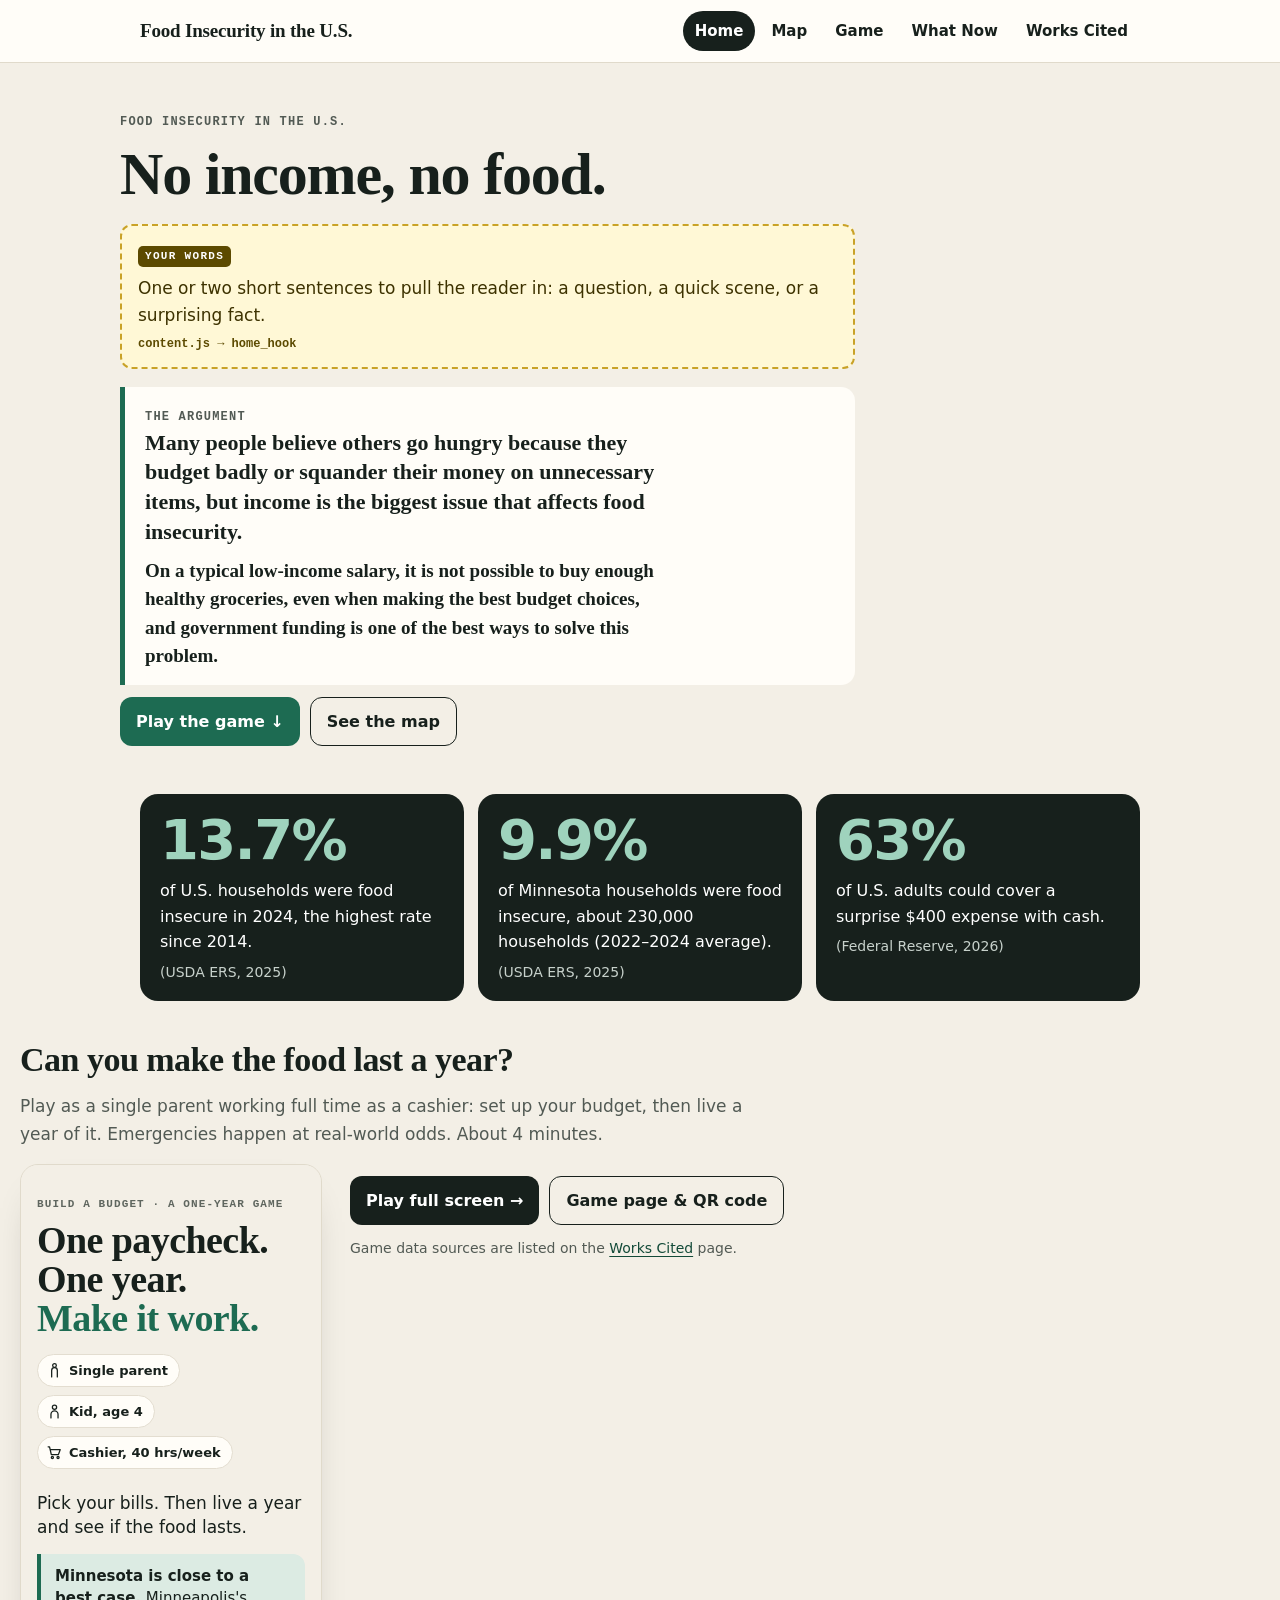
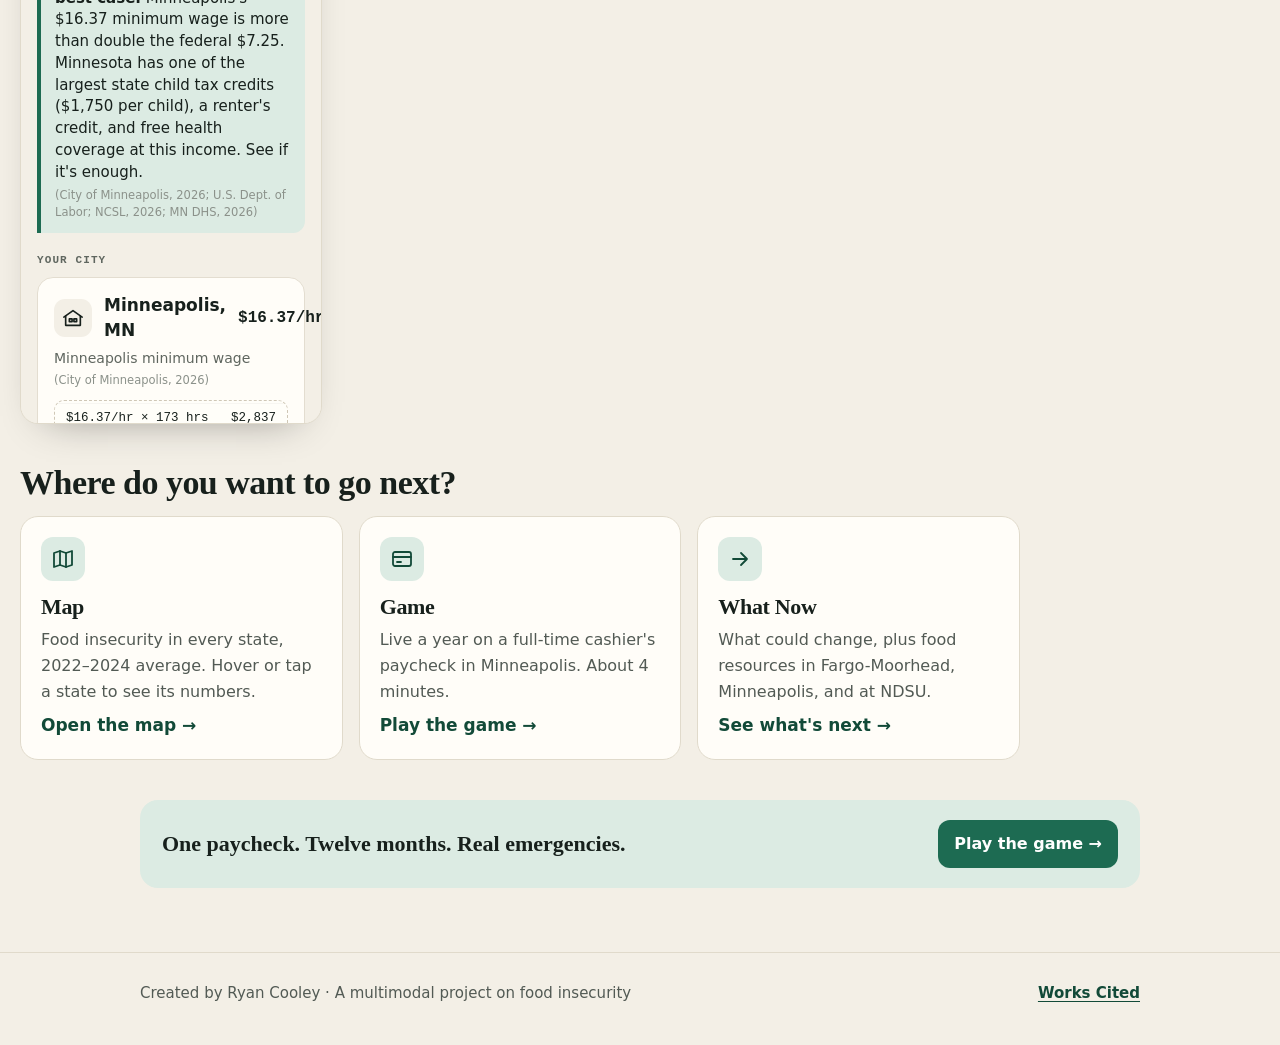
<file: index.html>
<!doctype html>
<html lang="en">
<head>
<meta charset="utf-8">
<meta name="viewport" content="width=device-width, initial-scale=1">
<title>Food Insecurity in the U.S.</title>
<meta name="description" content="A multimodal project on food insecurity in the United States: a state map, a budgeting game, and resources.">
<meta property="og:type" content="website">
<meta property="og:title" content="Food Insecurity in the U.S.">
<meta property="og:description" content="Live a year on a cashier's paycheck in a budgeting game, explore food insecurity by state, and find local food resources.">
<meta property="og:url" content="https://broccooley.github.io/build_a_budget/">
<meta name="twitter:card" content="summary">
<link rel="stylesheet" href="assets/site.css">
</head>
<body data-root="" data-page="home">
<header id="site-header"></header>

<main id="main">
  <section class="hero wrap">
    <p class="kicker" data-site-title>Food Insecurity in the U.S.</p>
    <div class="claim" role="heading" aria-level="1" data-content="home_claim"></div>
    <div class="hook" data-content="home_hook"></div>
    <div class="thesis-box">
      <span class="kicker">The argument</span>
      <div class="thesis" data-content="home_thesis"></div>
    </div>
    <div class="btn-row"><a class="btn go" href="#play">Play the game ↓</a><a class="btn ghost" href="map/">See the map</a></div>
  </section>

  <section class="wrap" aria-label="Key statistics">
    <div class="statrow">
      <div class="stat-tile">
        <b>13.7%</b>
        <p>of U.S. households were food insecure in 2024, the highest rate since 2014.</p>
        <span class="cite">(USDA ERS, 2025)</span>
      </div>
      <div class="stat-tile">
        <b>9.9%</b>
        <p>of Minnesota households were food insecure, about 230,000 households (2022–2024 average).</p>
        <span class="cite">(USDA ERS, 2025)</span>
      </div>
      <div class="stat-tile">
        <b>63%</b>
        <p>of U.S. adults could cover a surprise $400 expense with cash.</p>
        <span class="cite">(Federal Reserve, 2026)</span>
      </div>
    </div>
  </section>

  <section class="wrap section" aria-labelledby="play">
    <h2 id="play" style="margin-top:20px">Can you make the food last a year?</h2>
    <p class="muted prose">Play as a single parent working full time as a cashier: set up your budget, then live a year of it. Emergencies happen at real-world odds. About 4 minutes.</p>
    <div class="home-game">
      <iframe class="game-frame" src="game/play/" title="Build a Budget game"></iframe>
      <div>
        <div class="btn-row"><a class="btn" href="game/play/">Play full screen →</a><a class="btn ghost" href="game/">Game page &amp; QR code</a></div>
        <span class="cite">Game data sources are listed on the <a href="works-cited/">Works Cited</a> page.</span>
      </div>
    </div>
  </section>

  <section class="wrap section" aria-labelledby="explore">
    <h2 id="explore" style="margin-top:20px">Where do you want to go next?</h2>
    <div class="cards">
      <a class="card" href="map/">
        <span class="ico"><svg viewBox="0 0 24 24" aria-hidden="true"><path d="M3 6l6-2 6 2 6-2v14l-6 2-6-2-6 2z"/><path d="M9 4v14M15 6v14"/></svg></span>
        <h3>Map</h3>
        <p>Food insecurity in every state, 2022–2024 average. Hover or tap a state to see its numbers.</p>
        <span class="go">Open the map →</span>
      </a>
      <a class="card" href="game/">
        <span class="ico"><svg viewBox="0 0 24 24" aria-hidden="true"><rect x="3" y="5" width="18" height="14" rx="2"/><path d="M3 10h18M7 15h4"/></svg></span>
        <h3>Game</h3>
        <p>Live a year on a full-time cashier's paycheck in Minneapolis. About 4 minutes.</p>
        <span class="go">Play the game →</span>
      </a>
      <a class="card" href="what-now/">
        <span class="ico"><svg viewBox="0 0 24 24" aria-hidden="true"><path d="M5 12h14M13 6l6 6-6 6"/></svg></span>
        <h3>What Now</h3>
        <p>What could change, plus food resources in Fargo-Moorhead, Minneapolis, and at NDSU.</p>
        <span class="go">See what's next →</span>
      </a>
    </div>
  </section>

  <section class="wrap">
    <div class="cta-band">
      <p>One paycheck. Twelve months. Real emergencies.</p>
      <a class="btn go" href="game/play/">Play the game →</a>
    </div>
  </section>
</main>

<footer id="site-footer"></footer>
<script src="site-config.js"></script>
<script src="content.js"></script>
<script src="assets/site.js"></script>
</body>
</html>
</file>
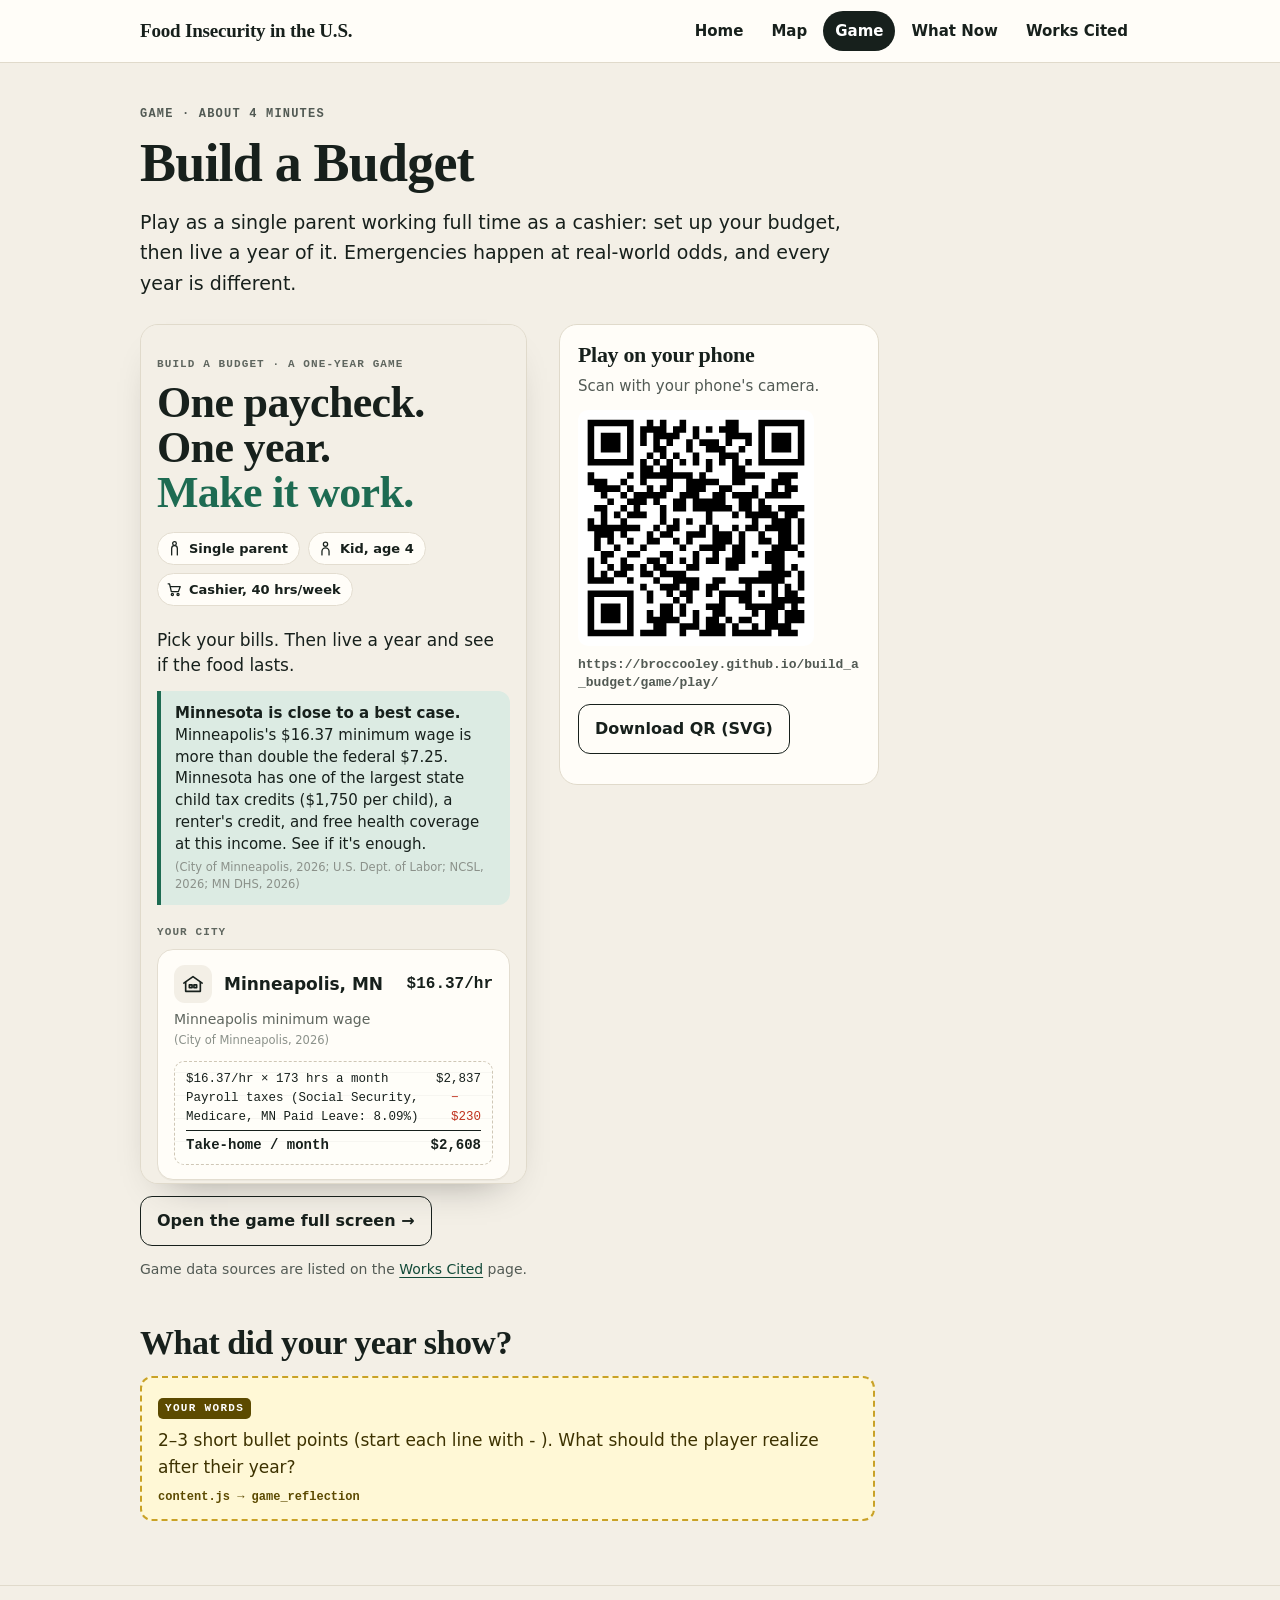
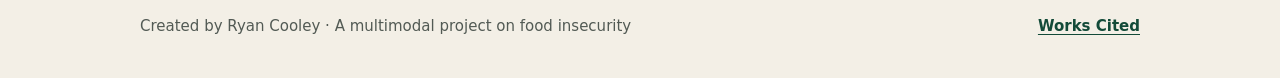
<file: game/index.html>
<!doctype html>
<html lang="en">
<head>
<meta charset="utf-8">
<meta name="viewport" content="width=device-width, initial-scale=1">
<title>Game · {site}</title>
<meta property="og:type" content="website">
<meta property="og:title" content="Build a Budget: a year on a cashier's paycheck">
<meta property="og:description" content="Same job, same bills, real emergencies. Can you make the food last all year?">
<meta property="og:url" content="https://broccooley.github.io/build_a_budget/game/">
<meta name="twitter:card" content="summary">
<link rel="stylesheet" href="../assets/site.css">
</head>
<body data-root="../" data-page="game">
<header id="site-header"></header>

<main id="main" class="wrap">
  <div class="page-head">
    <p class="kicker">Game · about 4 minutes</p>
    <h1>Build a Budget</h1>
    <p class="lede">Play as a single parent working full time as a cashier: set up your budget, then live a year of it. Emergencies happen at real-world odds, and every year is different.</p>
  </div>

  <div class="game-layout">
    <div>
      <iframe class="game-frame" src="play/" title="Build a Budget game" loading="lazy"></iframe>
      <div class="btn-row"><a class="btn ghost" href="play/">Open the game full screen →</a></div>
      <span class="cite">Game data sources are listed on the <a href="../works-cited/">Works Cited</a> page.</span>
    </div>

    <aside class="qr-card" aria-labelledby="qrTitle">
      <h3 id="qrTitle" style="margin-bottom:6px">Play on your phone</h3>
      <p class="muted" style="margin:0 0 12px;font-size:15px">Scan with your phone's camera.</p>
      <div class="qr" id="qr" role="img" aria-label="QR code linking to the game"></div>
      <div class="url" id="qrUrl"></div>
      <div class="btn-row"><a class="btn ghost" id="qrDownload" download="build-a-budget-qr.svg" href="#">Download QR (SVG)</a></div>
    </aside>
  </div>

  <section class="section">
    <h2>What did your year show?</h2>
    <div data-content="game_reflection"></div>
  </section>
</main>

<footer id="site-footer"></footer>
<script src="../site-config.js"></script>
<script src="../content.js"></script>
<script src="../assets/site.js"></script>
<script src="../vendor/qrcode.js"></script>
<script>
  // QR code for the game's public URL (set GAME_PUBLIC_URL in site-config.js)
  (function () {
    var url = (window.SITE_CONFIG && SITE_CONFIG.GAME_PUBLIC_URL) || new URL("play/", location.href).href;
    var qr = qrcode(0, "M");
    qr.addData(url);
    qr.make();
    var svg = qr.createSvgTag({ cellSize: 8, margin: 2, scalable: true });
    document.getElementById("qr").innerHTML = svg;
    document.getElementById("qrUrl").textContent = url;
    var printable = qr.createSvgTag({ cellSize: 12, margin: 4 });   // fixed-size version for printing
    var blob = new Blob([printable], { type: "image/svg+xml" });
    document.getElementById("qrDownload").href = URL.createObjectURL(blob);
  })();
</script>
</body>
</html>
</file>
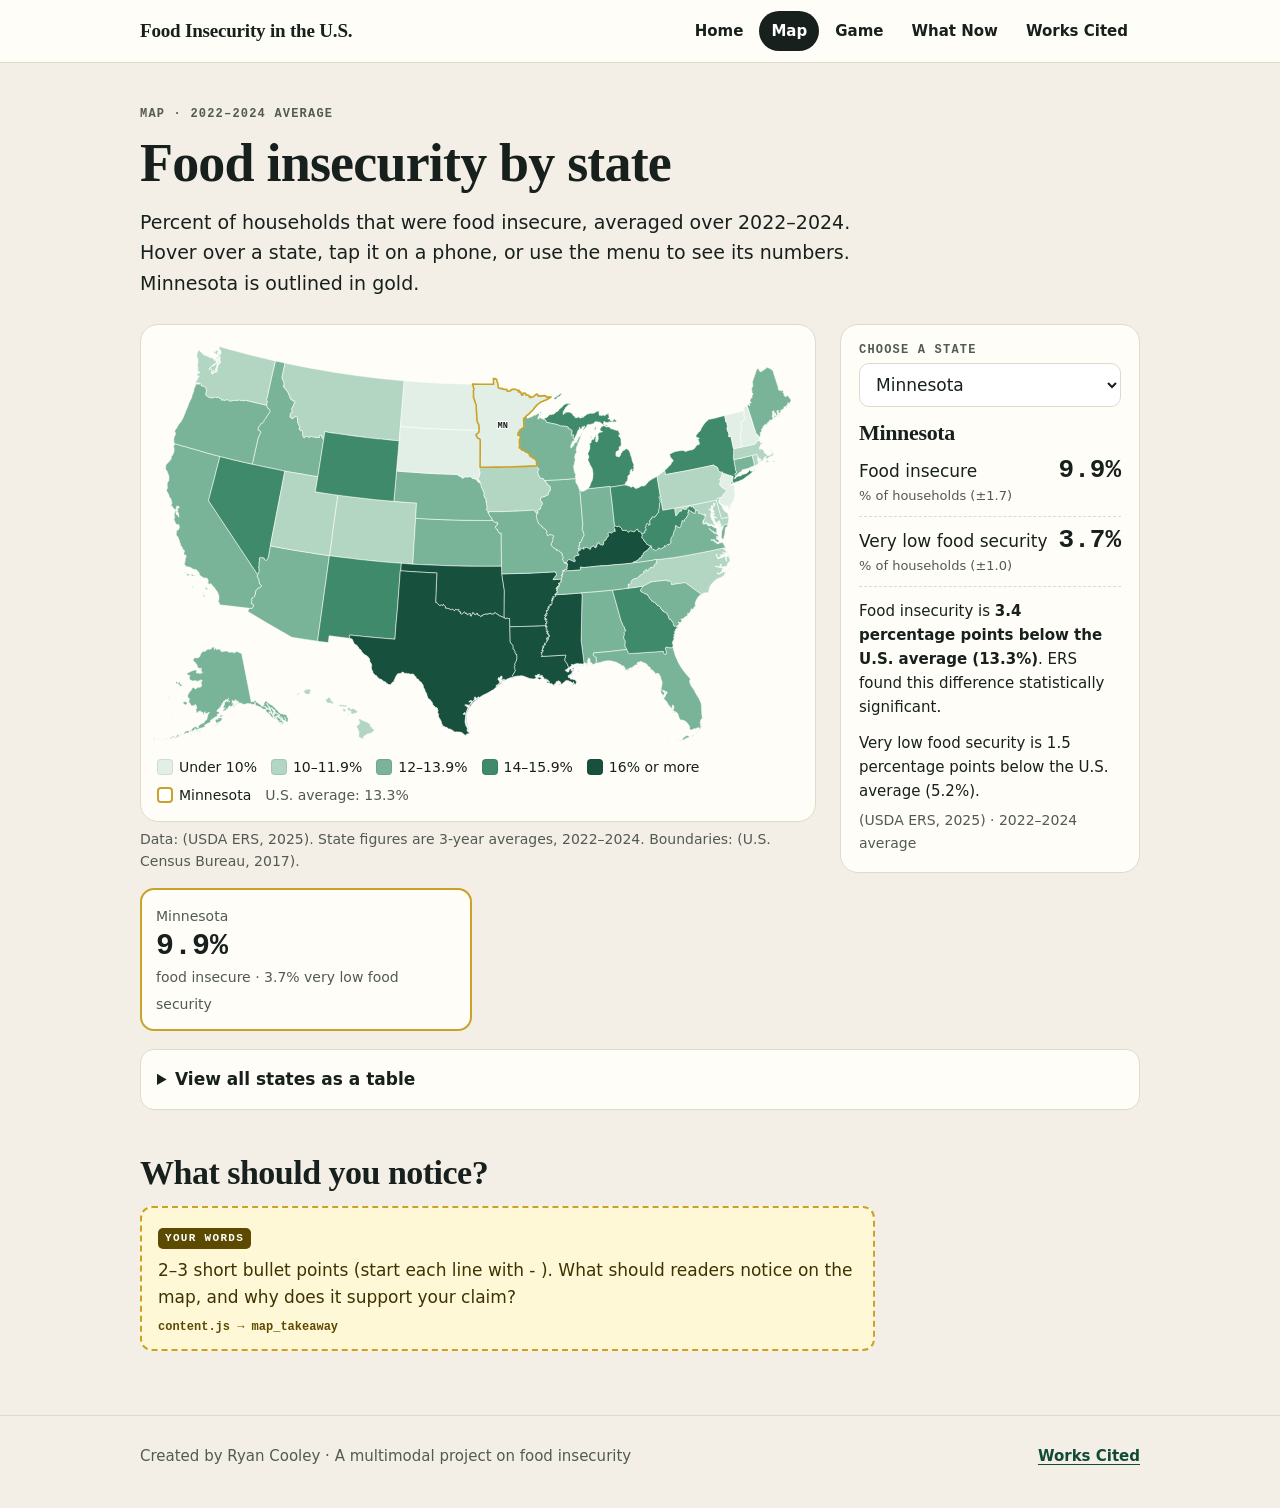
<file: map/index.html>
<!doctype html>
<html lang="en">
<head>
<meta charset="utf-8">
<meta name="viewport" content="width=device-width, initial-scale=1">
<title>Map · {site}</title>
<link rel="stylesheet" href="../assets/site.css">
</head>
<body data-root="../" data-page="map">
<header id="site-header"></header>

<main id="main" class="wrap">
  <div class="page-head">
    <p class="kicker">Map · 2022–2024 average</p>
    <h1>Food insecurity by state</h1>
    <p class="lede">Percent of households that were food insecure, averaged over 2022–2024. Hover over a state, tap it on a phone, or use the menu to see its numbers. Minnesota is outlined in gold.</p>
  </div>

  <div class="map-layout">
    <div>
      <div class="map-box" id="mapBox">
        <svg id="usmap" viewBox="0 0 975 610" role="group" aria-label="Map of U.S. states colored by food insecurity rate. Each state can be focused with the Tab key."></svg>
        <div class="tip" id="tip" aria-hidden="true"></div>
        <div class="legend" id="legend" aria-label="Legend"></div>
      </div>
      <span class="cite">Data: (USDA ERS, 2025). State figures are 3-year averages, 2022–2024. Boundaries: (U.S. Census Bureau, 2017).</span>
      <div class="callouts" id="callouts"></div>
    </div>

    <aside class="panel" aria-live="polite">
      <label for="stateSelect" class="kicker" style="display:block;margin:0">Choose a state</label>
      <select id="stateSelect"></select>
      <div id="info"><p class="muted">Loading data…</p></div>
    </aside>
  </div>

  <details class="table">
    <summary>View all states as a table</summary>
    <div id="tableWrap"></div>
    <span class="cite" style="margin-bottom:12px">(USDA ERS, 2025). Margins of error are at 90% confidence. "Food insecurity different from U.S.?" is the ERS test of statistical significance at 90% confidence.</span>
  </details>

  <section class="section">
    <h2>What should you notice?</h2>
    <div data-content="map_takeaway"></div>
  </section>
</main>

<footer id="site-footer"></footer>
<script src="../site-config.js"></script>
<script src="../content.js"></script>
<script src="../assets/site.js"></script>
<script src="../assets/map.js"></script>
</body>
</html>
</file>
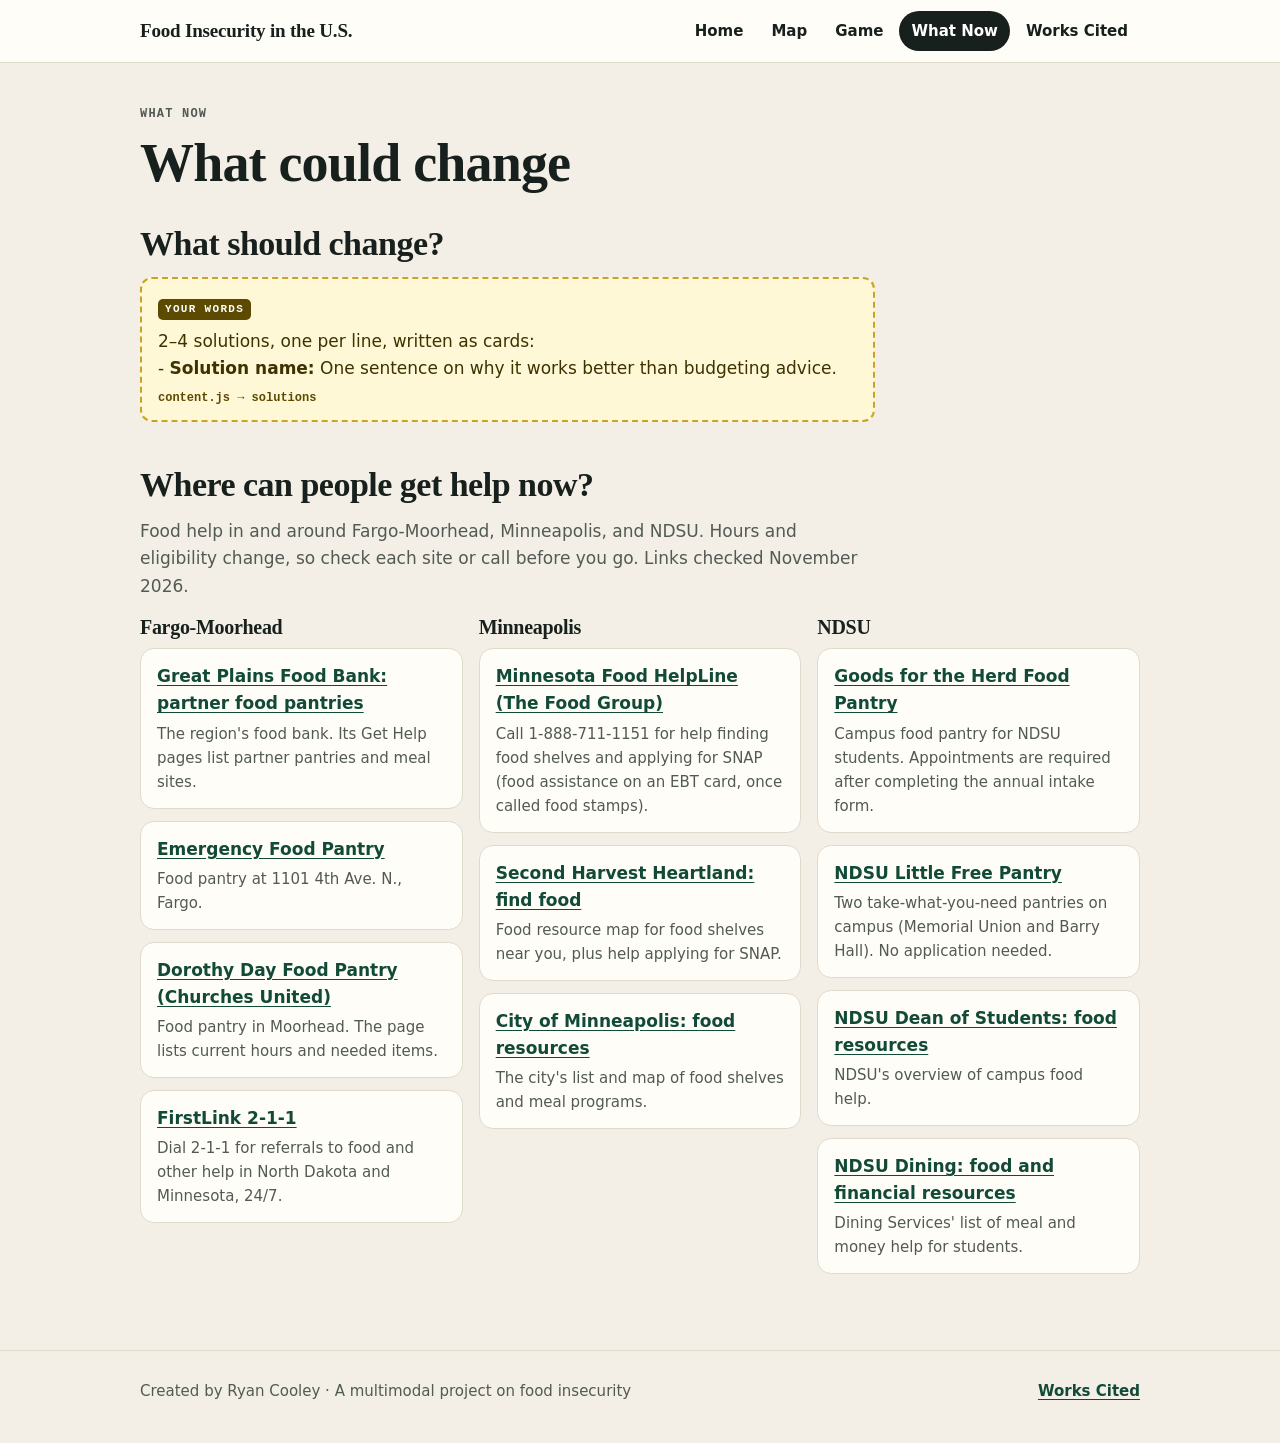
<file: what-now/index.html>
<!doctype html>
<html lang="en">
<head>
<meta charset="utf-8">
<meta name="viewport" content="width=device-width, initial-scale=1">
<title>What Now · {site}</title>
<link rel="stylesheet" href="../assets/site.css">
</head>
<body data-root="../" data-page="what-now">
<header id="site-header"></header>

<main id="main" class="wrap">
  <div class="page-head">
    <p class="kicker">What Now</p>
    <h1>What could change</h1>
  </div>

  <section>
    <h2 style="margin-top:8px">What should change?</h2>
    <div data-content="solutions"></div>
  </section>

  <section class="section" aria-labelledby="local">
    <h2 id="local">Where can people get help now?</h2>
    <p class="muted prose">Food help in and around Fargo-Moorhead, Minneapolis, and NDSU. Hours and eligibility change, so check each site or call before you go. Links checked November 2026.</p>

    <div class="res-grid">
      <div class="res-col">
        <h3>Fargo-Moorhead</h3>
        <div class="res">
          <a href="https://greatplainsfoodbank.org/get-help/partner-food-pantries/" target="_blank" rel="noopener">Great Plains Food Bank: partner food pantries</a>
          <p>The region's food bank. Its Get Help pages list partner pantries and meal sites.</p>
        </div>
        <div class="res">
          <a href="https://emergencyfoodpantry.com/" target="_blank" rel="noopener">Emergency Food Pantry</a>
          <p>Food pantry at 1101 4th Ave. N., Fargo.</p>
        </div>
        <div class="res">
          <a href="https://www.churches-united.org/nutritious-food" target="_blank" rel="noopener">Dorothy Day Food Pantry (Churches United)</a>
          <p>Food pantry in Moorhead. The page lists current hours and needed items.</p>
        </div>
        <div class="res">
          <a href="https://myfirstlink.org/" target="_blank" rel="noopener">FirstLink 2-1-1</a>
          <p>Dial 2-1-1 for referrals to food and other help in North Dakota and Minnesota, 24/7.</p>
        </div>
      </div>

      <div class="res-col">
        <h3>Minneapolis</h3>
        <div class="res">
          <a href="https://www.thefoodgroupmn.org/find-food/helpline/" target="_blank" rel="noopener">Minnesota Food HelpLine (The Food Group)</a>
          <p>Call 1-888-711-1151 for help finding food shelves and applying for SNAP (food assistance on an EBT card, once called food stamps).</p>
        </div>
        <div class="res">
          <a href="https://www.2harvest.org/get-help" target="_blank" rel="noopener">Second Harvest Heartland: find food</a>
          <p>Food resource map for food shelves near you, plus help applying for SNAP.</p>
        </div>
        <div class="res">
          <a href="https://www.minneapolismn.gov/government/programs-initiatives/homegrown/food-resources/" target="_blank" rel="noopener">City of Minneapolis: food resources</a>
          <p>The city's list and map of food shelves and meal programs.</p>
        </div>
      </div>

      <div class="res-col">
        <h3>NDSU</h3>
        <div class="res">
          <a href="https://www.ndsu.edu/deanofstudents/basicneeds/food/goodsfortheherd" target="_blank" rel="noopener">Goods for the Herd Food Pantry</a>
          <p>Campus food pantry for NDSU students. Appointments are required after completing the annual intake form.</p>
        </div>
        <div class="res">
          <a href="https://www.ndsu.edu/deanofstudents/basicneeds/food/little_free_pantry" target="_blank" rel="noopener">NDSU Little Free Pantry</a>
          <p>Two take-what-you-need pantries on campus (Memorial Union and Barry Hall). No application needed.</p>
        </div>
        <div class="res">
          <a href="https://www.ndsu.edu/deanofstudents/basicneeds/food" target="_blank" rel="noopener">NDSU Dean of Students: food resources</a>
          <p>NDSU's overview of campus food help.</p>
        </div>
        <div class="res">
          <a href="https://www.ndsu.edu/dining/services/food-and-financial-resources" target="_blank" rel="noopener">NDSU Dining: food and financial resources</a>
          <p>Dining Services' list of meal and money help for students.</p>
        </div>
      </div>
    </div>
  </section>
</main>

<footer id="site-footer"></footer>
<script src="../site-config.js"></script>
<script src="../content.js"></script>
<script src="../assets/site.js"></script>
</body>
</html>
</file>
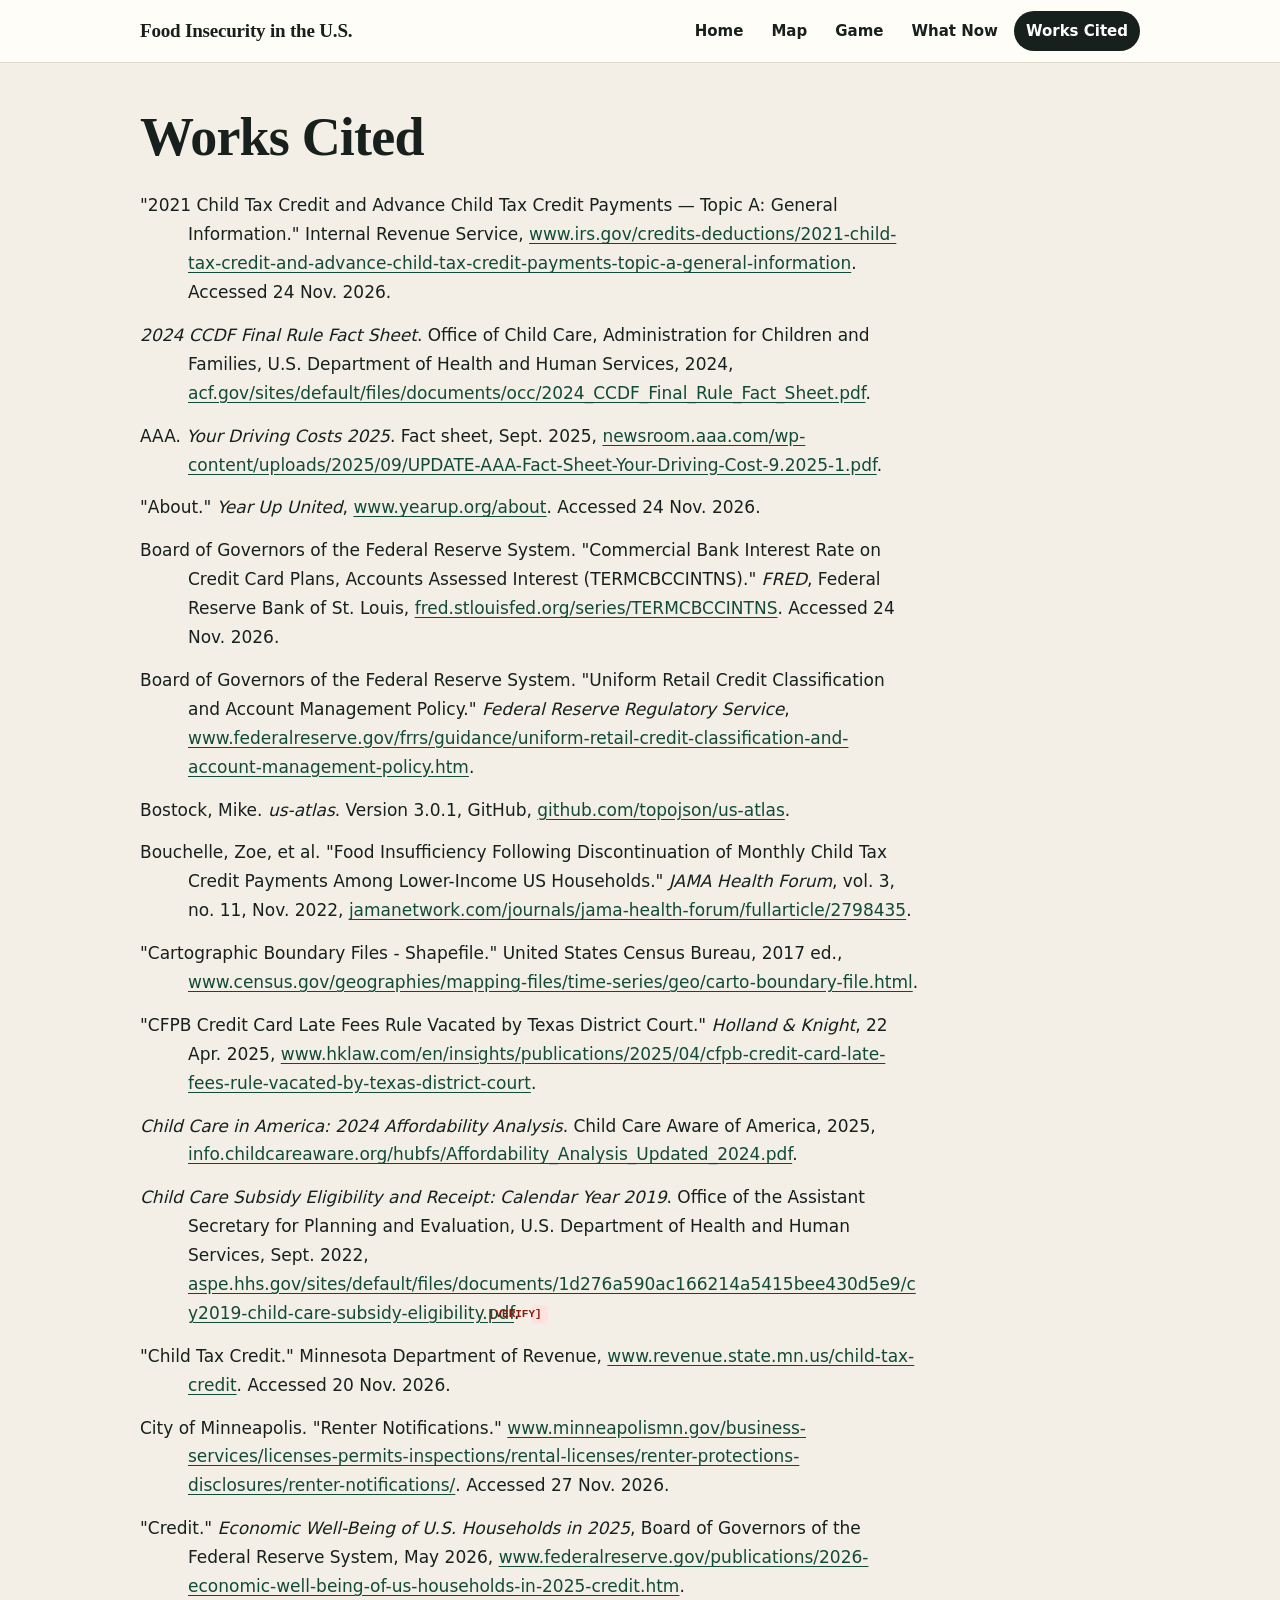
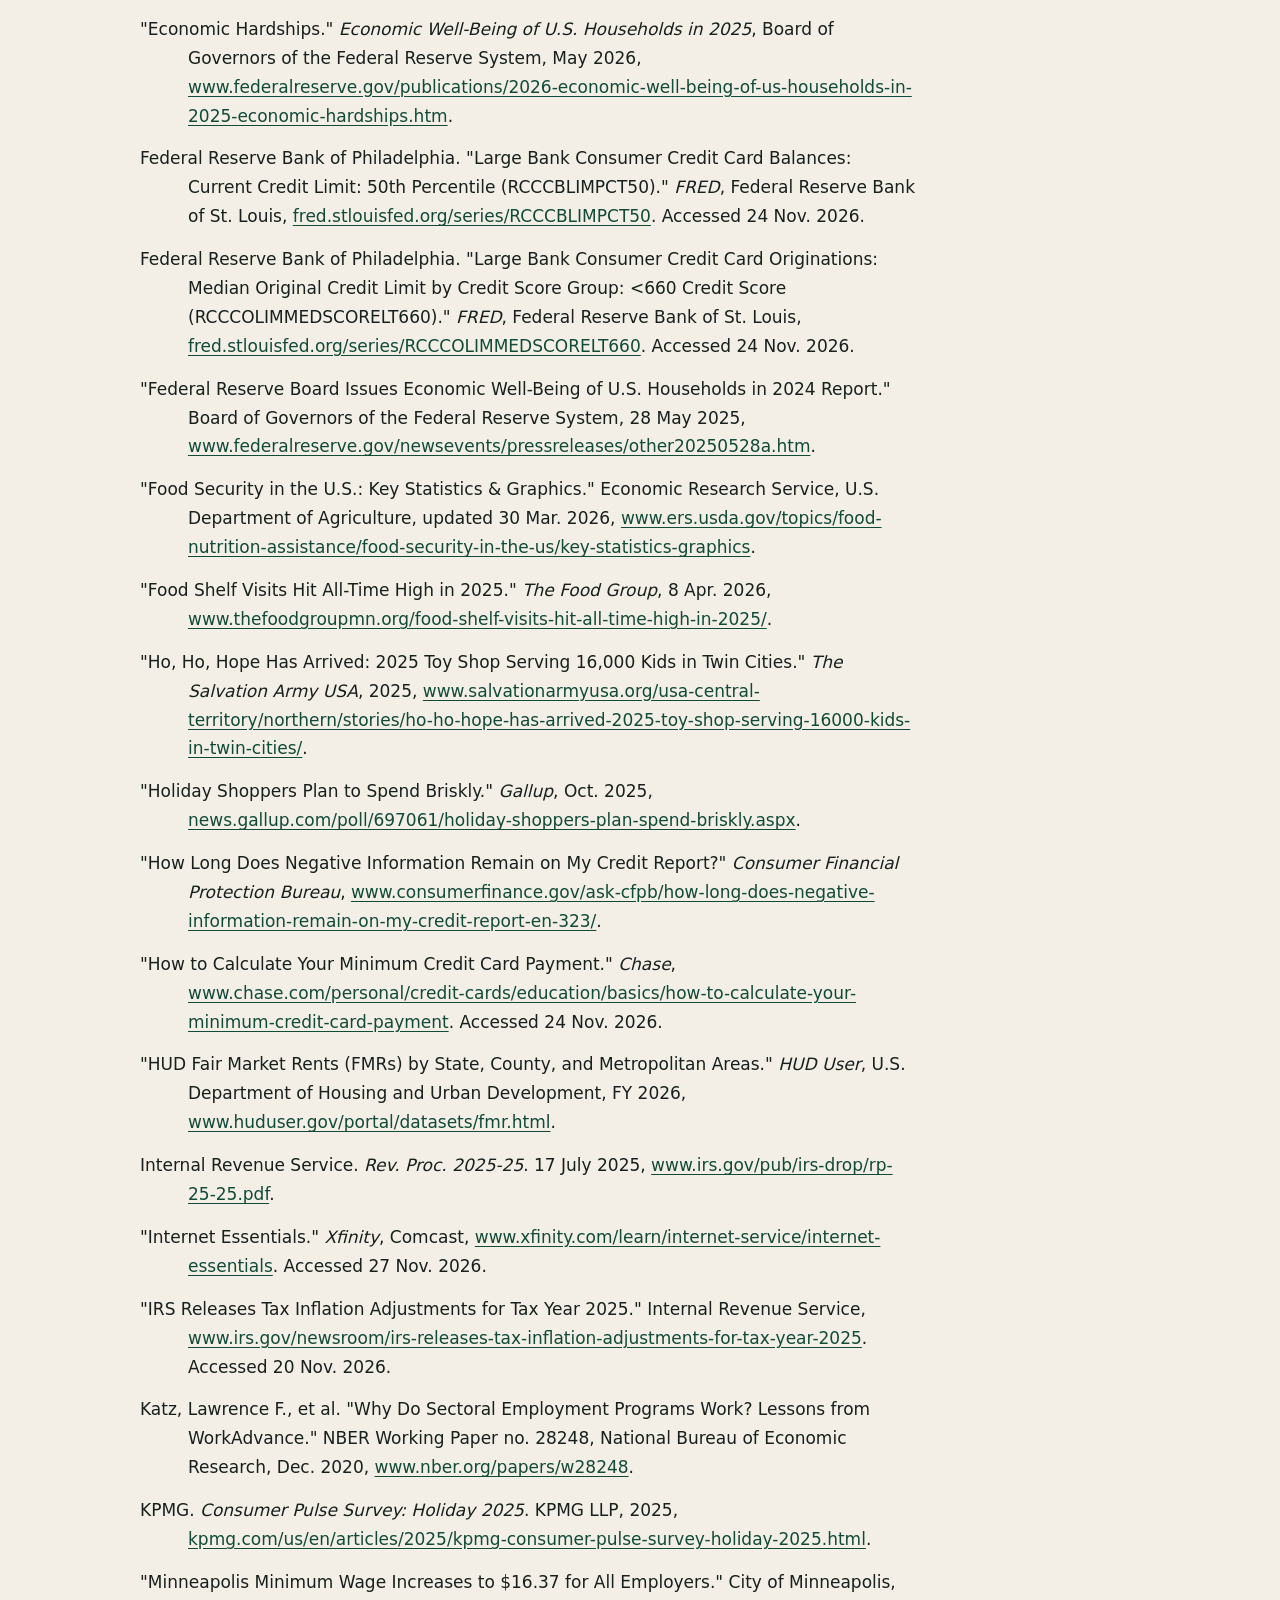
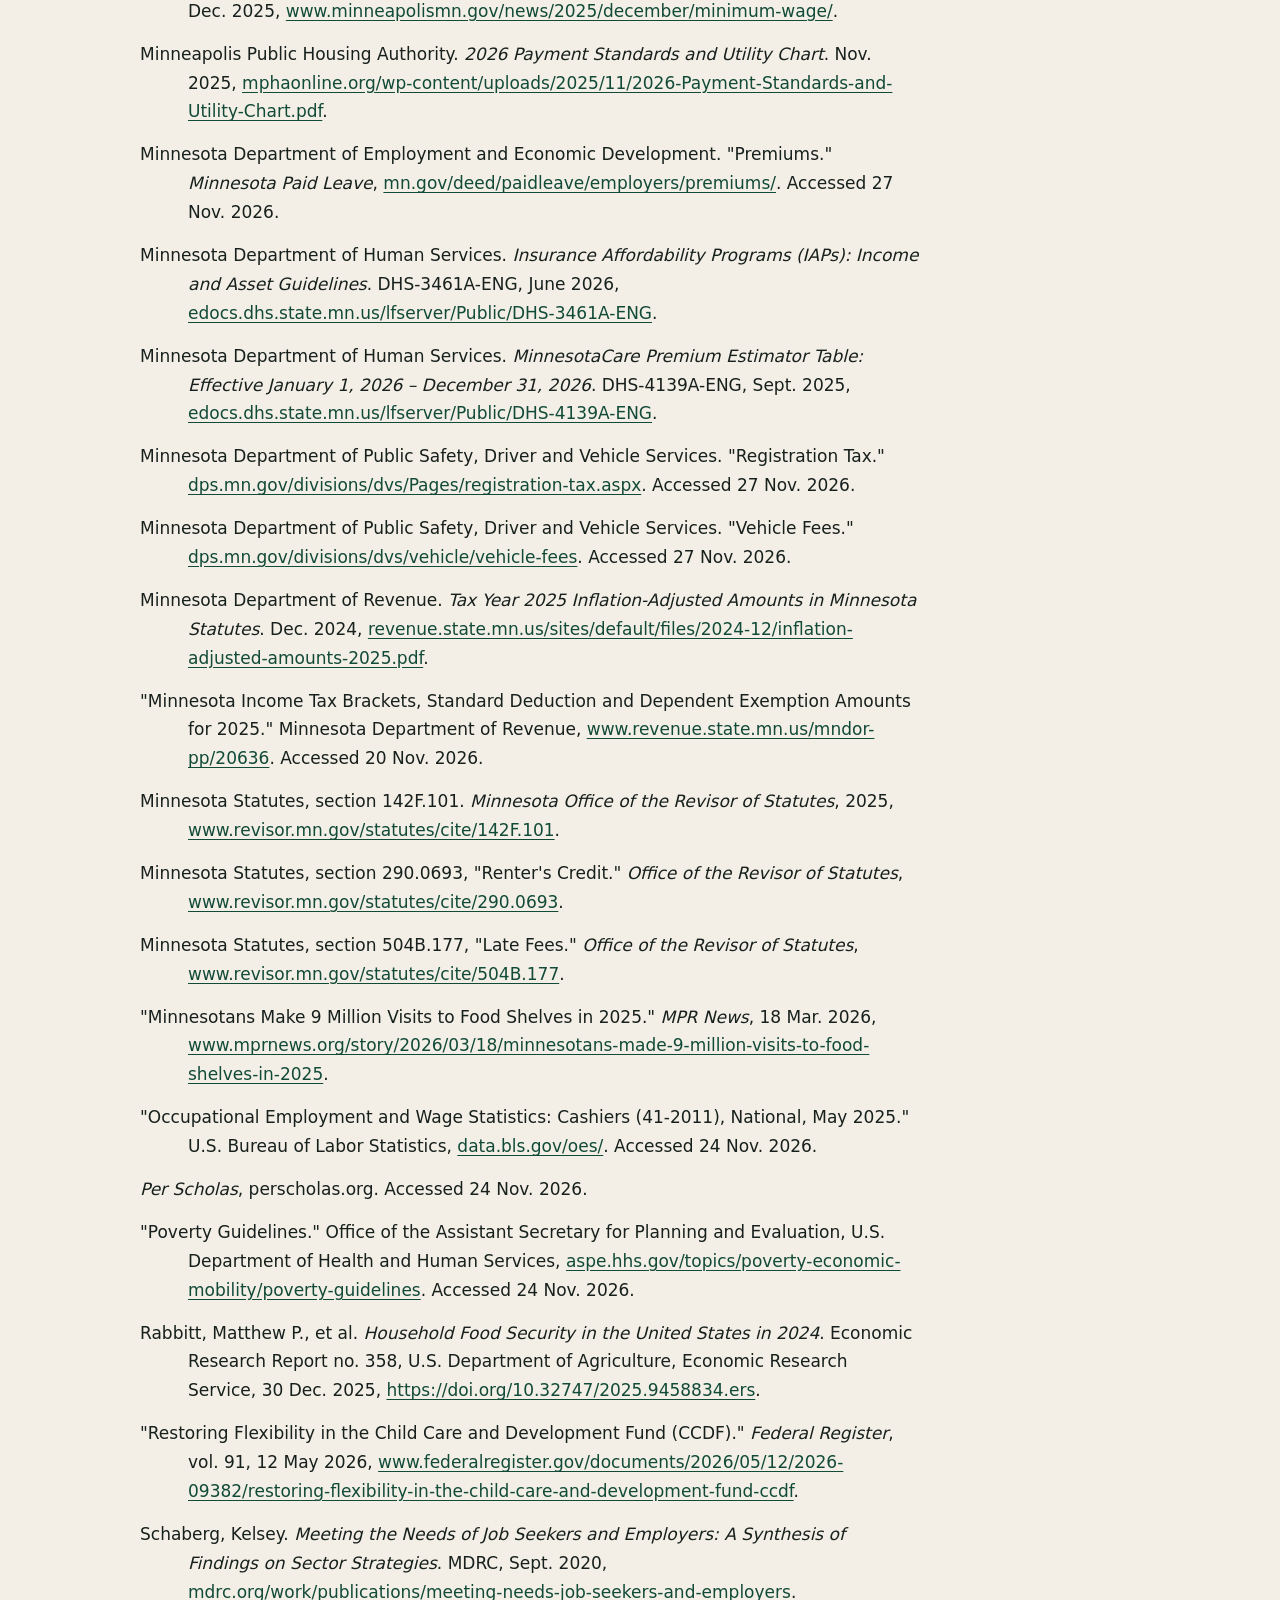
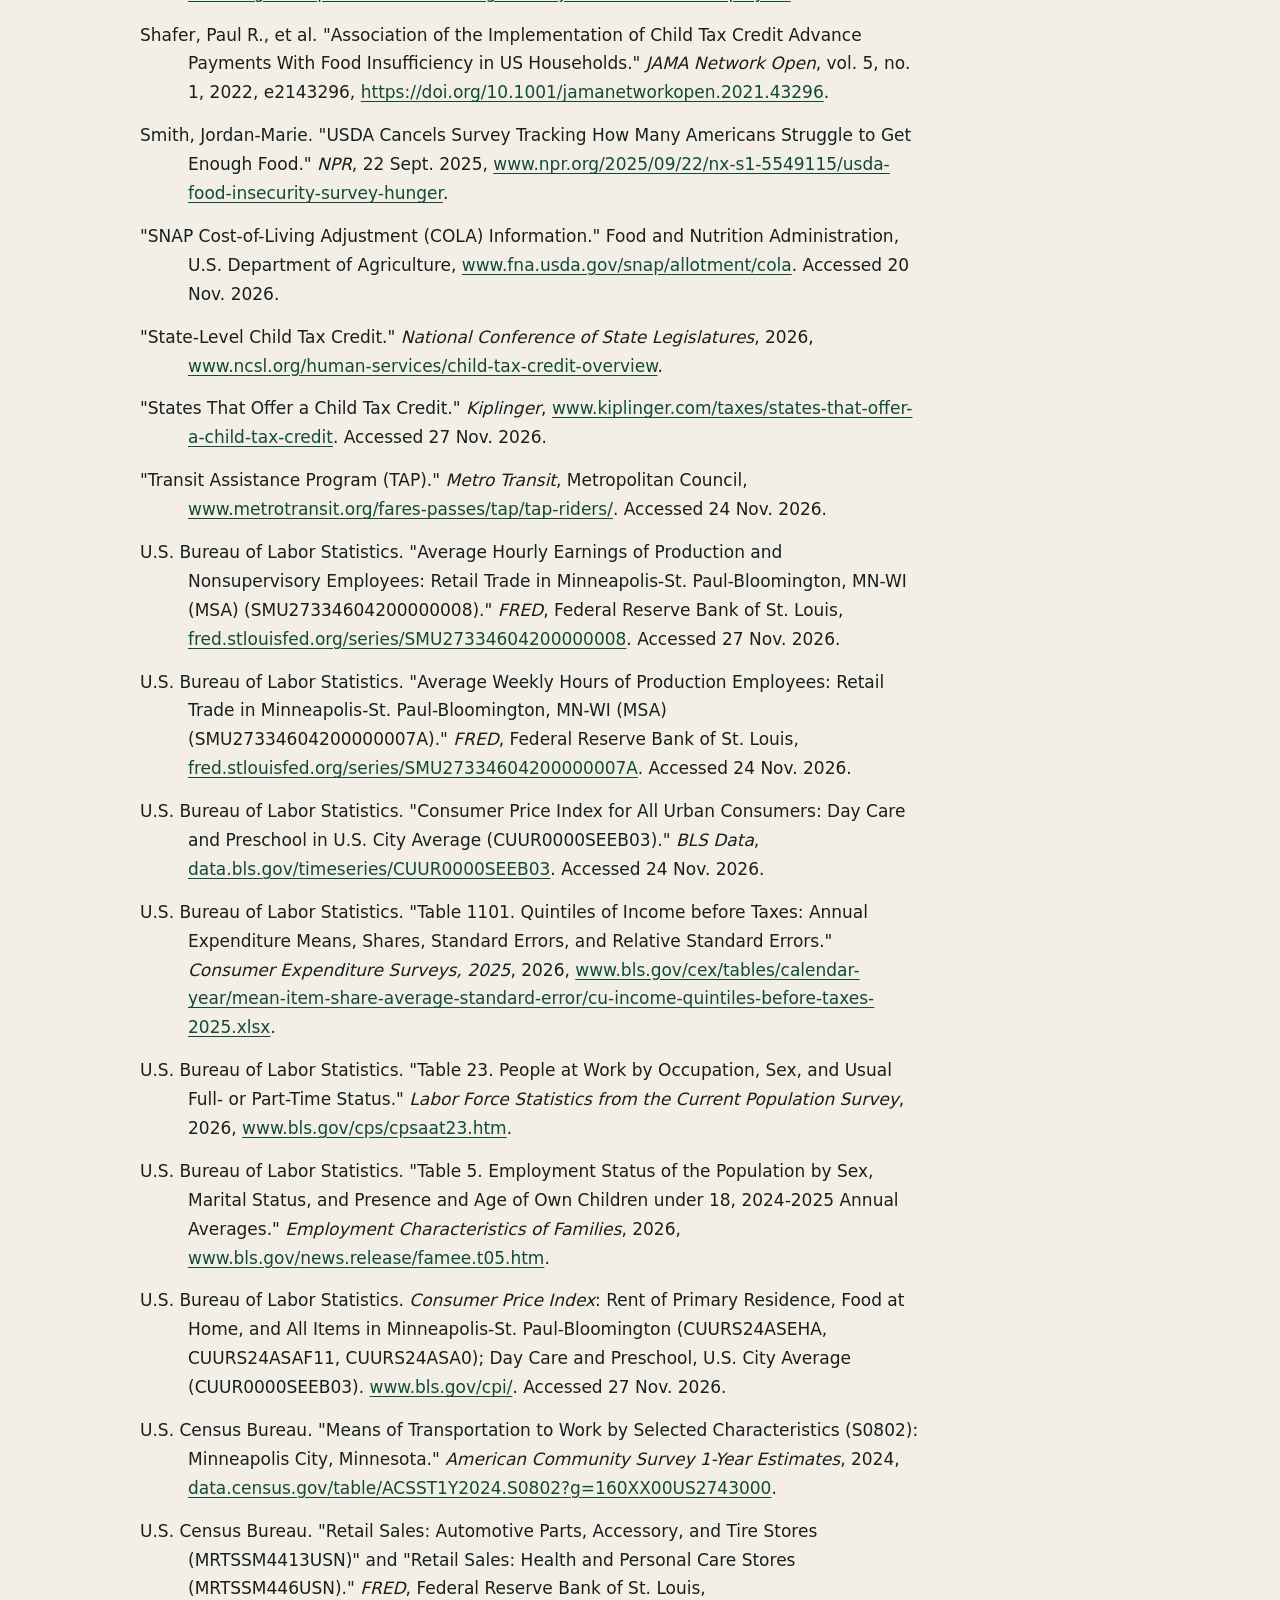
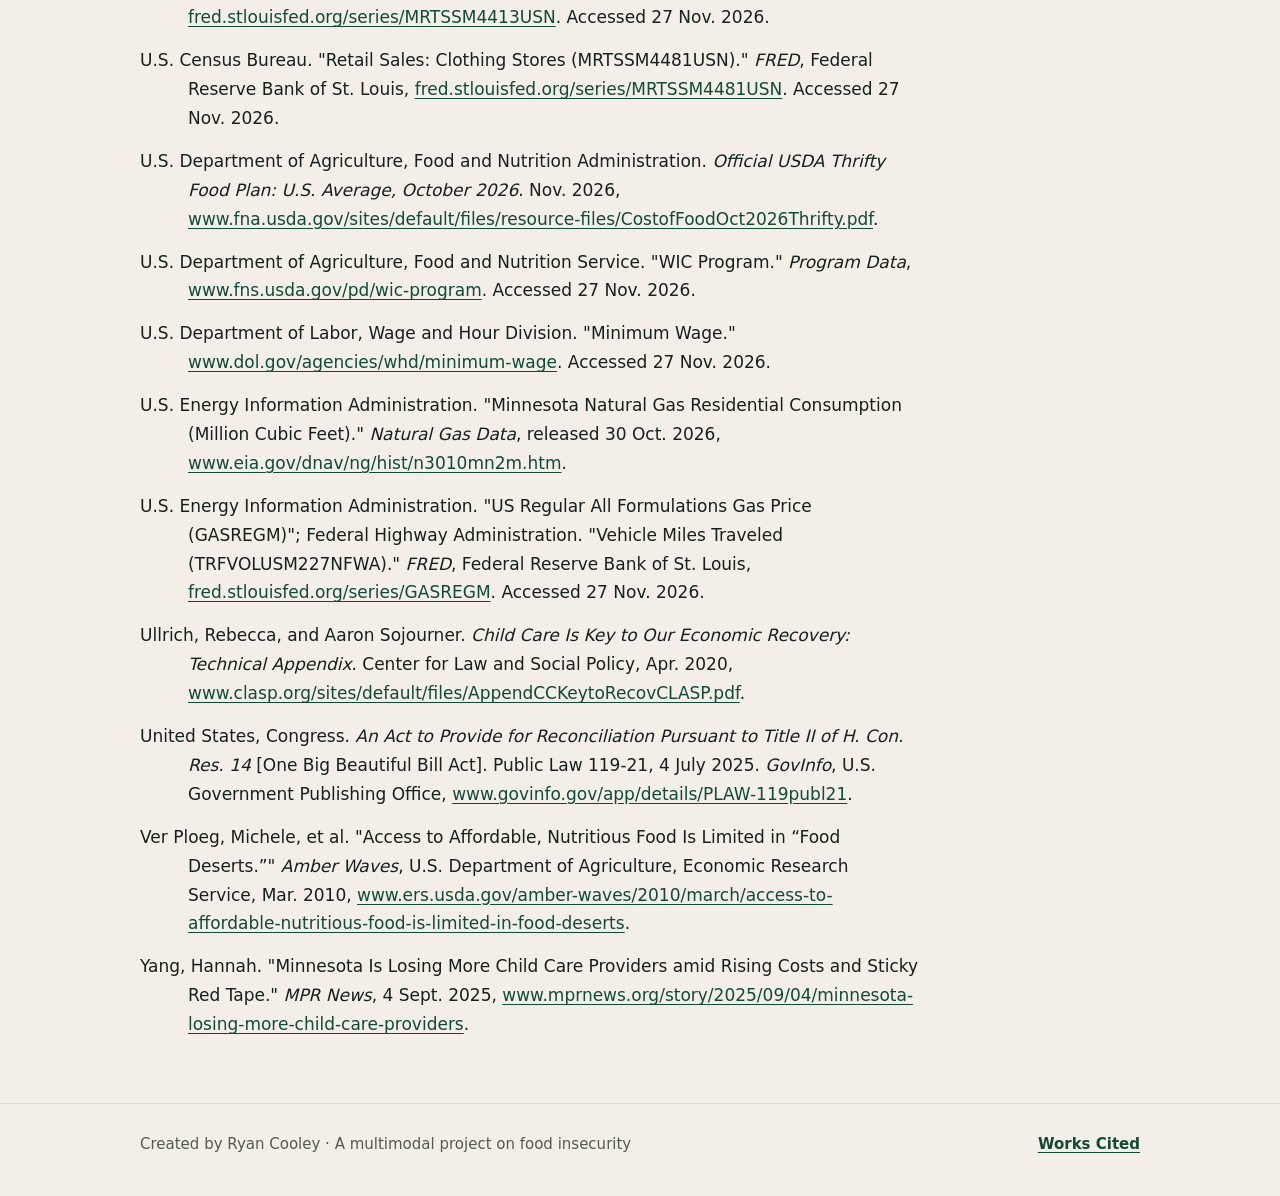
<file: works-cited/index.html>
<!doctype html>
<html lang="en">
<head>
<meta charset="utf-8">
<meta name="viewport" content="width=device-width, initial-scale=1">
<title>Works Cited · {site}</title>
<link rel="stylesheet" href="../assets/site.css">
</head>
<body data-root="../" data-page="works-cited">
<header id="site-header"></header>

<main id="main" class="wrap">
  <div class="page-head">
    <h1>Works Cited</h1>
  </div>
  <ul class="works" id="works"></ul>
</main>

<footer id="site-footer"></footer>
<script src="../site-config.js"></script>
<script src="../content.js"></script>
<script src="../assets/site.js"></script>
<script src="../assets/works-cited.js"></script>
<script>
  (function () {
    var esc = SITE.esc;
    // *italics*, plus clickable URLs
    function render(text, url) {
      var html = esc(text).replace(/\*(.+?)\*/g, "<em>$1</em>");
      return html.replace(/((?:https?:\/\/|www\.)[^\s<]+?|[a-z0-9-]+(?:\.[a-z0-9-]+)+\/[^\s<]*?)(\.?)(?=\s|$)/gi, function (m, link, dot) {
        var href = url || (/^https?:/i.test(link) ? link : "https://" + link);
        return '<a href="' + href + '" target="_blank" rel="noopener">' + link + "</a>" + dot;
      });
    }
    var items = (window.WORKS_CITED || []).slice();
    ((window.CONTENT && CONTENT.works_cited_extra) || []).forEach(function (e) {
      if (typeof e === "string" && e.trim()) items.push({ text: e.trim() });
      else if (e && e.text) items.push(e);
    });
    // MLA: alphabetical by first word, ignoring quotation marks, italics markers, and A / An / The
    var key = function (s) { return s.replace(/^[\s"“*]+/, "").replace(/^(the|a|an)\s+/i, "").toLowerCase(); };
    items.sort(function (a, b) { return key(a.text).localeCompare(key(b.text)); });
    document.getElementById("works").innerHTML = items.map(function (it) {
      return "<li>" + render(it.text, it.url) + (it.verify ? ' <span class="verify" title="' + esc(it.verify) + '">[VERIFY]</span>' : "") + "</li>";
    }).join("");
  })();
</script>
</body>
</html>
</file>
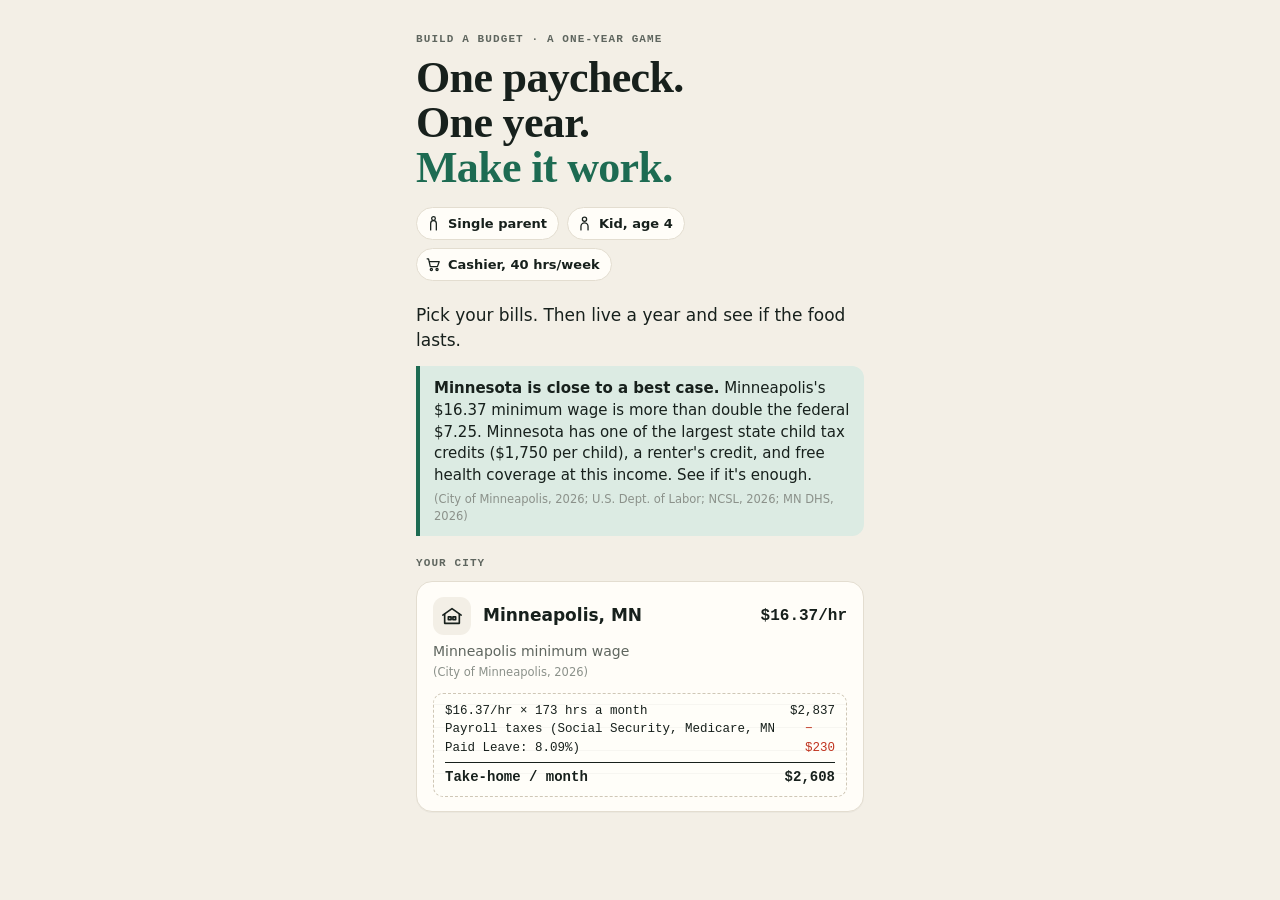
<file: game/play/index.html>
<!doctype html>
<html lang="en">
<head>
<meta charset="utf-8">
<meta name="viewport" content="width=device-width, initial-scale=1, viewport-fit=cover">
<meta name="theme-color" content="#f3efe6">
<title>Build a Budget</title>
<meta name="description" content="A budgeting game about food insecurity: one cashier's paycheck in Minneapolis, one year, and what's left for food.">
<style>
:root{
  --bg:#f3efe6; --card:#fffdf8; --paper:#fffef9; --ink:#17201c; --muted:#5f665f; --faint:#8b918a; --line:#e3ddd0;
  --accent:#1d6b52; --accent-ink:#ffffff; --accent-soft:#dcebe3; --accent-deep:#124a38;
  --red:#c0331f; --red-soft:#f6ddd7; --amber:#b7791f;
  --s1:#17201c; --s2:#3d4641; --s3:#646c67; --s4:#8d938e; --s5:#b6bab4;
  --serif:"Iowan Old Style","Palatino Linotype",Palatino,"Book Antiqua",Charter,Georgia,serif;
  --sans:system-ui,-apple-system,"Segoe UI",Roboto,Helvetica,Arial,sans-serif;
  --mono:ui-monospace,"SF Mono",SFMono-Regular,Menlo,Consolas,"Liberation Mono",monospace;
  --ease:cubic-bezier(.2,.8,.2,1);
}
*{box-sizing:border-box}
html,body{margin:0}
body{background:var(--bg);color:var(--ink);font:16px/1.45 var(--sans);-webkit-font-smoothing:antialiased;-webkit-tap-highlight-color:transparent;overflow-x:hidden}
button{font:inherit;color:inherit}
svg.i{width:22px;height:22px;fill:none;stroke:currentColor;stroke-width:1.8;stroke-linecap:round;stroke-linejoin:round;flex:none}
.app{max-width:480px;margin:0 auto;min-height:100vh;min-height:100dvh;display:flex;flex-direction:column;position:relative}

/* ---------- Meter ---------- */
.meter{position:sticky;top:0;z-index:10;background:rgba(243,239,230,.93);backdrop-filter:blur(10px);-webkit-backdrop-filter:blur(10px);padding:12px 16px 10px;border-bottom:1px solid var(--line);transition:transform .4s var(--ease)}
.meter.idle{transform:translateY(-100%);position:absolute;left:0;right:0;pointer-events:none}
.meter-row{display:flex;justify-content:space-between;align-items:center;gap:12px}
.meter-label{font-size:11px;color:var(--muted);text-transform:uppercase;letter-spacing:.09em;font-weight:700}
.day{font:700 11px/1 var(--mono);letter-spacing:.06em;color:var(--ink);background:var(--card);border:1px solid var(--line);border-radius:999px;padding:5px 9px;white-space:nowrap}
.meter-main{display:flex;flex-wrap:wrap;align-items:baseline;gap:6px 8px;margin-top:3px;min-height:38px}
.meter-amt{font:700 32px/1.1 var(--sans);font-variant-numeric:tabular-nums;letter-spacing:-.02em;transition:color .3s}
.meter-amt.neg{color:var(--red)}
.meter-amt.bump{animation:bump .45s var(--ease)}
@keyframes bump{30%{transform:scale(1.06)}}
.ebt{font:700 12px/1 var(--mono);color:var(--accent-deep);background:var(--accent-soft);border-radius:6px;padding:5px 7px;align-self:center;animation:pop .5s var(--ease)}
@keyframes pop{from{opacity:0;transform:scale(.6)}}
.meter-delta{margin-left:auto;font:700 14px/1 var(--mono);font-variant-numeric:tabular-nums;opacity:0;transform:translateY(4px);transition:opacity .25s,transform .25s}
.meter-delta.show{opacity:1;transform:none}
.meter-delta.down{color:var(--red)}
.meter-delta.up{color:var(--accent)}
.meter-bar{height:5px;background:var(--line);border-radius:3px;margin-top:8px;overflow:hidden}
.meter-fill{height:100%;width:0;background:var(--accent);border-radius:3px;transition:width .8s var(--ease),background .3s}
.meter-fill.low{background:var(--red)}

/* ---------- Layout ---------- */
main{flex:1;padding:20px 16px 36px}
main.enter{animation:enter .45s var(--ease)}
@keyframes enter{from{opacity:0;transform:translateX(18px)}to{opacity:1;transform:none}}
main.shake{animation:shake .5s ease}
@keyframes shake{15%,55%{transform:translateX(-7px)}35%,75%{transform:translateX(7px)}}
.dots{display:flex;gap:5px;margin:0 0 18px}
.dots i{flex:1;height:3px;border-radius:2px;background:var(--line)}
.dots i.done{background:var(--ink)}
.dots i.now{background:var(--accent)}
.kicker{font:700 11px/1.3 var(--mono);letter-spacing:.1em;text-transform:uppercase;color:var(--muted);margin:0 0 10px}
h1,h2{font-family:var(--serif);font-weight:700;letter-spacing:-.015em;margin:0}
h1{font-size:44px;line-height:1.02;margin-bottom:16px}
h2{font-size:30px;line-height:1.08;margin-bottom:10px}
p{margin:0 0 14px}
.lead{font-size:17px}
.muted{color:var(--muted)}
.cite{display:block;font-size:11.5px;color:var(--faint);margin-top:3px;font-weight:400}
.small{font-size:14px}
.red{color:var(--red)}
.accent{color:var(--accent)}
.section{margin:26px 0 8px;font:700 11px/1.3 var(--mono);letter-spacing:.1em;text-transform:uppercase;color:var(--muted)}

/* ---------- Choice cards ---------- */
.opts{margin-top:18px}
.opt{display:block;width:100%;text-align:left;background:var(--card);border:1.5px solid var(--line);border-radius:16px;padding:15px 16px 14px;margin:0 0 12px;cursor:pointer;min-height:72px;position:relative;transition:border-color .15s,transform .15s var(--ease),box-shadow .2s,opacity .25s,background .2s;box-shadow:0 1px 0 rgba(0,0,0,.03)}
.opt:hover{border-color:var(--ink);box-shadow:0 6px 18px -10px rgba(0,0,0,.25)}
.opt:active{transform:scale(.98)}
.opt.picked{border-color:var(--accent);background:var(--accent-soft);transform:scale(1.015)}
.opts.locked .opt:not(.picked){opacity:.35}
.opt.nope{border-color:var(--red);background:var(--red-soft);cursor:default;animation:shake .45s ease}
.opt.nope:hover{box-shadow:none}
.opt:focus-visible,.btn:focus-visible{outline:3px solid var(--accent);outline-offset:2px}
.opt-top{display:flex;align-items:center;gap:12px;font-weight:700;font-size:17px}
.opt-top .t{flex:1}
.opt-ico{width:38px;height:38px;border-radius:11px;background:var(--bg);display:grid;place-items:center;flex:none;color:var(--ink)}
.opt.nope .opt-ico{background:#fff;color:var(--red)}
.opt-price{font:700 16px/1 var(--mono);font-variant-numeric:tabular-nums;white-space:nowrap}
.opt-sub{font-size:14px;color:var(--muted);margin-top:6px}
.opt.nope .opt-sub{color:var(--red);font-weight:600}
/* Rich choice cards: illustration | text | price + mini chart */
.rich-row{display:flex;align-items:center;gap:14px}
.rich-row .art{flex:none;width:84px;height:62px;display:grid;place-items:center;background:var(--bg);border-radius:12px}
.rich-row .mid{flex:1;min-width:0}
.rich-row .t{font-weight:700;font-size:17px}
.rich-row .mid .opt-sub{margin-top:3px}
.rich-row .side{flex:none;display:flex;flex-direction:column;align-items:flex-end;gap:6px}
.opt .extra{margin-top:12px}

/* Pay stub (intro) */
.stub{margin-top:10px;background:repeating-linear-gradient(0deg,transparent 0 22px,rgba(0,0,0,.03) 22px 23px),var(--paper);border:1px dashed #cfc7b6;border-radius:10px;padding:8px 11px;font:12.5px/1.5 var(--mono)}
.stub div{display:flex;justify-content:space-between;gap:8px}
.stub .tot{border-top:1px solid var(--ink);margin-top:4px;padding-top:4px;font-weight:800;font-size:14px}
.stub .minus{color:var(--red)}

/* Floor plans (housing) */
.plan{width:78px;height:56px;fill:none;stroke:var(--ink);stroke-width:1.6;stroke-linecap:round}
.plan .bed{fill:var(--accent-soft);stroke:var(--accent)}
.plan .pillow{fill:#fff;stroke:var(--accent);stroke-width:1}
.plan .furn{fill:#e9e4d8;stroke:var(--s4);stroke-width:1.2}
.plan text{font:700 6px var(--mono);fill:var(--muted);stroke:none}

/* Donut (share of paycheck) */
.donut{width:46px;height:46px}
.donut .bg{fill:none;stroke:var(--line);stroke-width:6}
.donut .fg{fill:none;stroke:var(--ink);stroke-width:6;stroke-linecap:butt;transition:stroke-dasharray 1s var(--ease)}
.donut text{font:800 10px var(--mono);fill:var(--ink)}
.donut .sub{font:600 5px var(--mono);fill:var(--muted)}

/* Shift blocks (child care, results) */
.shifts{display:grid;grid-template-columns:repeat(11,1fr);gap:4px}
.shifts i{height:20px;border-radius:5px;border:1.5px solid var(--line);background-color:var(--card)}
.shifts i.extra{border:1.5px dashed var(--red)}
.shift-cap{font-size:13px;color:var(--muted);margin-top:7px}

/* Route maps (transport) */
.route{width:78px;height:56px;fill:none;stroke-linecap:round;stroke-linejoin:round}
.route .road{stroke:var(--s4);stroke-width:5}
.route .lane{stroke:#fff;stroke-width:1.2;stroke-dasharray:3 3}
.route .line{stroke:var(--accent);stroke-width:2.2;stroke-dasharray:1 5}
.route .stop{fill:#fff;stroke:var(--accent);stroke-width:1.8}
.route .pin{fill:var(--ink);stroke:none}
.route .store{fill:var(--red);stroke:none}
.route text{font:700 6px var(--mono);fill:var(--muted);stroke:none}
.ptags{display:flex;align-items:center;gap:6px}
.ptag{position:relative;flex:1;display:inline-flex;align-items:center;justify-content:space-between;gap:5px;padding:7px 8px 7px 16px;font:600 11px/1 var(--mono);white-space:nowrap;background:var(--card);border:1.5px solid var(--ink);clip-path:polygon(9px 0,100% 0,100% 100%,9px 100%,0 50%)}
.ptag::before{content:"";width:5px;height:5px;border-radius:50%;background:var(--ink);position:absolute;left:7px}
.ptag.red{border-color:var(--red);color:var(--red);background:var(--red-soft)}
.ptag.red::before{background:var(--red)}
.ptags .ar{font:700 16px/1 var(--mono);color:var(--muted)}

/* Pictograms (surprise: people, final: houses) */
.picto{display:grid;grid-template-columns:repeat(20,1fr);gap:3px 4px;margin:6px 0 10px;max-width:360px}
.picto svg{width:100%;height:auto;fill:var(--line);transition:fill .3s}
.picto svg.on{fill:var(--accent)}
.picto svg.red{fill:var(--red)}

/* Grocery bag (food) */
.bagwrap{display:flex;align-items:center;gap:18px}
.bag{width:118px;height:130px;flex:none;overflow:visible}
.bag .outline{fill:none;stroke:var(--ink);stroke-width:2.2;stroke-linejoin:round}
.bag .handle{fill:none;stroke:var(--ink);stroke-width:2.5;stroke-linecap:round}
.bag .empty{fill:var(--red-soft)}
.bag .fill{fill:var(--accent);transform-box:view-box;transform-origin:50% 106px;transform:scaleY(0);transition:transform 1.4s var(--ease)}
.bag .need{stroke:var(--red);stroke-width:1.5;stroke-dasharray:3 3}
.bag text{font:700 8px var(--mono);fill:var(--red)}
.bagtxt .pc{font:800 44px/1 var(--mono);letter-spacing:-.03em}
.bagtxt .lb{font-size:14px;color:var(--muted);margin:2px 0 10px}
.bagtxt .ln{display:flex;justify-content:space-between;gap:10px;font-size:13.5px;padding:3px 0;border-top:1px dashed var(--line)}
.bagtxt .ln b{font-family:var(--mono)}

/* SNAP number line (results) */
.nline{position:relative;height:118px;margin:4px 6px 0}
.nl-track{position:absolute;left:0;right:0;top:58px;height:4px;border-radius:2px;background:linear-gradient(90deg,var(--red-soft),var(--line) 70%,var(--accent-soft))}
.nl-zero{position:absolute;top:44px;height:32px;border-left:2px solid var(--ink)}
.nl-zero > span{position:absolute;top:-16px;left:-30px;width:60px;text-align:center;font:700 10px/1.2 var(--mono);color:var(--ink)}
.nl-arrow{position:absolute;top:57px;height:6px;background:var(--accent);border-radius:3px;transition:width 1.1s var(--ease)}
.nl-arrow::after{content:"";position:absolute;right:-7px;top:-4px;border:7px solid transparent;border-left:9px solid var(--accent);border-right:0}
.nl-dot{position:absolute;top:52px;width:16px;height:16px;margin-left:-8px;border-radius:50%;border:3px solid #fff;box-shadow:0 0 0 1.5px var(--ink)}
.nl-dot.red{background:var(--red)}
.nl-dot.acc{background:var(--accent)}
.nl-dot > span{position:absolute;left:50%;transform:translateX(-50%);white-space:nowrap;font:600 11px/1.25 var(--mono);text-align:center}
.nl-dot.red > span{bottom:24px;color:var(--red)}
.nl-dot.acc > span{top:24px;color:var(--accent-deep)}
.nl-dot.edgeL > span{left:-6px;transform:none;text-align:left}
.nl-dot.edgeR > span{left:auto;right:-6px;transform:none;text-align:right}
.tag{display:inline-block;font:700 10.5px/1 var(--mono);letter-spacing:.06em;text-transform:uppercase;padding:4px 6px;border-radius:5px;background:var(--accent-soft);color:var(--accent-deep);margin-top:9px}
.tag.no{background:var(--red);color:#fff}

.btn{display:flex;align-items:center;justify-content:center;gap:8px;width:100%;padding:17px 16px;border-radius:16px;border:0;background:var(--ink);color:#fff;font-weight:700;font-size:17px;cursor:pointer;margin:0 0 10px;transition:transform .12s,background .2s}
.btn:hover{background:#000}
.btn:active{transform:scale(.98)}
.btn.go{background:var(--accent)}
.btn.go:hover{background:var(--accent-deep)}
.btn.secondary{background:transparent;color:var(--ink);border:1.5px solid var(--ink)}
.btn.secondary:hover{background:var(--card)}
.btn.link{background:none;color:var(--muted);padding:12px;font-size:15px;font-weight:600}
.btn .arr{transition:transform .2s}
.btn:hover .arr{transform:translateX(3px)}
.actions{margin-top:24px}

.note{background:var(--accent-soft);border-radius:14px;padding:13px 15px;font-size:15px;margin:0 0 14px}
.note.bad{background:var(--red-soft)}
.note.plain{background:var(--card);border:1px solid var(--line)}

/* ---------- Intro ---------- */
.hero{padding-top:12px}
.hero h1 > span{display:block;animation:rise .7s var(--ease) both}
.hero h1 > span:nth-child(2){animation-delay:.15s}
.hero h1 > span:nth-child(3){animation-delay:.3s;color:var(--accent)}
@keyframes rise{from{opacity:0;transform:translateY(14px)}to{opacity:1;transform:none}}
.who{display:flex;gap:8px;flex-wrap:wrap;margin:6px 0 22px}
.who > span{display:inline-flex;align-items:center;gap:6px;font:600 13px/1 var(--sans);background:var(--card);border:1px solid var(--line);border-radius:999px;padding:7px 11px 7px 8px}
.who svg.i{width:17px;height:17px}

/* ---------- Phone notification ---------- */
.notif{display:flex;gap:12px;align-items:flex-start;background:rgba(255,255,255,.92);border:1px solid var(--line);border-radius:20px;padding:13px 14px;box-shadow:0 14px 34px -16px rgba(0,0,0,.35);margin:4px 0 20px;animation:drop .65s cubic-bezier(.2,1.3,.35,1) both}
@keyframes drop{from{opacity:0;transform:translateY(-40px) scale(.96)}}
.notif-icon{flex:none;width:40px;height:40px;border-radius:11px;display:grid;place-items:center;color:#fff;background:var(--ink)}
.notif-icon.red{background:var(--red)}
.notif-icon.green{background:var(--accent)}
.notif-body{flex:1;min-width:0}
.notif-head{display:flex;justify-content:space-between;font-size:12.5px;color:var(--muted);font-weight:600}
.notif-title{font-weight:700;font-size:15.5px;margin-top:2px}
.notif-text{font-size:14.5px;color:var(--ink)}

/* ---------- Autopay ---------- */
.auto{list-style:none;padding:0;margin:16px 0}
.auto li{display:flex;align-items:center;gap:12px;padding:12px 0;border-bottom:1px dashed var(--line);animation:rise .5s var(--ease) both}
.auto li:nth-child(2){animation-delay:.12s}.auto li:nth-child(3){animation-delay:.24s}.auto li:nth-child(4){animation-delay:.36s}
.auto .ico{width:38px;height:38px;border-radius:11px;background:var(--card);border:1px solid var(--line);display:grid;place-items:center;flex:none}
.auto .tot{border-bottom:0;font-weight:700}
.auto .amt{margin-left:auto;font-family:var(--mono);font-weight:700}

/* ---------- EBT card ---------- */
.ebtcard{position:relative;aspect-ratio:1.6;max-width:300px;border-radius:18px;padding:18px 20px;color:#fff;background:linear-gradient(135deg,#25805f 0%,#1d6b52 45%,#124a38 100%);box-shadow:0 18px 36px -18px rgba(18,74,56,.7);margin:6px 0 20px;overflow:hidden;animation:cardin .8s cubic-bezier(.2,1.2,.35,1) both}
@keyframes cardin{from{opacity:0;transform:rotate(-6deg) translateY(30px) scale(.9)}}
.ebtcard::before{content:"";position:absolute;right:-40px;top:-40px;width:160px;height:160px;border-radius:50%;background:rgba(255,255,255,.08)}
.ebtcard .chip{width:38px;height:28px;border-radius:6px;background:linear-gradient(135deg,#e9d9a6,#c7b06b);margin:14px 0 10px}
.ebtcard .lbl{font:700 12px/1 var(--mono);letter-spacing:.14em;opacity:.85}
.ebtcard .bal{font:800 34px/1 var(--mono);letter-spacing:-.02em}
.ebtcard .foot{position:absolute;left:20px;bottom:16px;font:600 11px/1 var(--mono);letter-spacing:.1em;opacity:.8}

/* ---------- Dot / meal grids ---------- */
.g100{display:grid;grid-template-columns:repeat(20,1fr);gap:4px;margin:12px 0 8px;max-width:340px}
.g100 i{aspect-ratio:1;border-radius:50%;border:1.5px solid var(--s5);transition:background .3s,border-color .3s}
.g100 i.on{background:var(--accent);border-color:var(--accent)}
.g100 i.red{background:var(--red);border-color:var(--red)}
.figure{background:var(--card);border:1px solid var(--line);border-radius:16px;padding:14px 15px;margin:0 0 14px}
.figure .cap{font-size:14px;color:var(--ink);margin:0}

.meals{display:grid;grid-template-columns:repeat(30,1fr);grid-template-rows:repeat(6,auto);grid-auto-flow:column;gap:2px;margin:10px 0 6px}
.meals i{aspect-ratio:1;border-radius:2px;background:var(--accent);transition:background .2s}
.meals i.x{background:var(--red)}
.meals-key{display:flex;justify-content:space-between;font:600 11px/1.3 var(--mono);color:var(--muted)}

/* ---------- Bars ---------- */
.hbar{margin:10px 0}
.hbar .row{display:flex;justify-content:space-between;font-size:14px;margin-bottom:5px}
.hbar .row b{font-family:var(--mono)}
.hbar .track{height:14px;background:var(--bg);border-radius:7px;overflow:hidden}
.hbar .track i{display:block;height:100%;width:0;border-radius:7px;background:var(--ink);transition:width 1s var(--ease)}
.hbar .track i.acc{background:var(--accent)}
.hbar .track i.red{background:var(--red)}

.stack{position:relative;display:flex;height:34px;border-radius:9px;overflow:hidden;background:var(--bg);margin:12px 0 4px}
.stack i{height:100%;transition:width 1s var(--ease)}
.stack i.over{background:repeating-linear-gradient(-45deg,var(--red) 0 6px,#d9614f 6px 12px)}
.stack-mark{position:relative;height:16px;font:600 10.5px/1 var(--mono);color:var(--muted)}
.stack-mark span{position:absolute;top:2px;transform:translateX(-100%);white-space:nowrap;padding-right:4px;border-right:2px solid var(--ink);height:14px;display:flex;align-items:center}
.legend{list-style:none;padding:0;margin:8px 0 0;font-size:14px}
.legend li{display:flex;align-items:center;gap:9px;padding:5px 0}
.legend .sw{width:12px;height:12px;border-radius:3px;flex:none}
.legend .v{margin-left:auto;font-family:var(--mono);font-weight:700}
.legend .p{width:78px;text-align:right;font:600 12px/1 var(--mono);color:var(--muted)}

/* ---------- Food ---------- */
.plate{display:flex;align-items:center;gap:16px;margin:6px 0 14px}
.plate svg{width:76px;height:76px;flex:none}
.plate .amt{font:800 44px/1 var(--mono);letter-spacing:-.03em}
.plate .per{font:600 12px/1.3 var(--mono);color:var(--muted);text-transform:uppercase;letter-spacing:.06em;margin-top:4px}
.cal{display:grid;grid-template-columns:repeat(7,1fr);gap:5px;margin:14px 0 10px}
.cal div{aspect-ratio:1;border-radius:9px;background:var(--card);border:1px solid var(--line);display:grid;place-items:center;font:600 12px/1 var(--mono);color:var(--faint);transition:background .25s,color .25s,border-color .25s,transform .25s var(--ease)}
.cal div.on{background:var(--accent);border-color:var(--accent);color:#fff}
.cal div.off{background:var(--red-soft);border-color:transparent;color:var(--red);text-decoration:line-through}
.cal div.last{transform:scale(1.12);box-shadow:0 0 0 2px var(--bg),0 0 0 4px var(--red)}
.cal-key{display:flex;gap:14px;font-size:12.5px;color:var(--muted);margin-bottom:16px}
.cal-key i{display:inline-block;width:10px;height:10px;border-radius:3px;margin-right:5px;vertical-align:-1px}
.verdict{font-family:var(--serif);font-size:30px;line-height:1.1;font-weight:700;margin:4px 0 12px;opacity:0;transition:opacity .4s}
.verdict.show{opacity:1}

/* ---------- Results ---------- */
.big{font:800 64px/0.95 var(--sans);letter-spacing:-.035em;font-variant-numeric:tabular-nums;margin:6px 0 6px}
.headline{font-family:var(--serif);font-size:32px;line-height:1.07;font-weight:700;margin:0 0 14px}
details.rec{margin:8px 0 0}
details.rec summary{cursor:pointer;font-weight:700;padding:14px 0;list-style:none;display:flex;align-items:center;gap:8px}
details.rec summary::-webkit-details-marker{display:none}
details.rec summary::after{content:"+";margin-left:auto;font:700 20px/1 var(--mono)}
details.rec[open] summary::after{content:"−"}
.btn.two{flex-direction:column;gap:3px;line-height:1.2}
.btn-sub{display:block;font:500 12.5px/1.35 var(--sans);color:var(--muted);text-align:center}
details.more{border-top:1px solid var(--line);border-bottom:1px solid var(--line);margin:6px 0 4px}
details.more[open]{padding-bottom:14px}
ul.bl{list-style:none;padding:0;margin:14px 0 0;display:grid;gap:10px}
ul.bl li{background:var(--card);border:1px solid var(--line);border-radius:14px;padding:13px 15px;font-size:15.5px;line-height:1.45}
.claim{font-family:var(--serif);font-size:44px;line-height:1.02;font-weight:700;margin:2px 0 12px;color:var(--red)}
.onlyway{font-size:16px;line-height:1.45;margin:14px 0 0;padding:12px 14px;border-left:4px solid var(--red);background:var(--red-soft);border-radius:0 12px 12px 0}
.claimsub{font-family:var(--serif);font-size:20px;line-height:1.3;font-weight:700;margin:0}
.catch{display:block;margin-top:6px;color:var(--red);font-weight:600}
.ladder{display:flex;align-items:stretch;gap:6px;overflow-x:auto;scroll-snap-type:x mandatory;padding:2px 2px 10px;margin:0 -2px;-webkit-overflow-scrolling:touch}
.rung{flex:0 0 68%;max-width:250px;scroll-snap-align:start;background:var(--card);border:1px solid var(--line);border-radius:14px;padding:12px 13px;display:flex;flex-direction:column;gap:6px}
.rung.you{flex-basis:46%;background:var(--ink);color:#fff;border-color:var(--ink)}
.rung.you .rk{color:rgba(255,255,255,.7)}
.rung.best{border-style:dashed}
.rk{font:700 10.5px/1.3 var(--mono);letter-spacing:.08em;text-transform:uppercase;color:var(--muted);margin:0}
.rc{margin:0;font-size:14px}
.rbig{margin:0;font:800 19px/1.25 var(--sans)}
.ralt{margin-top:auto;border-radius:10px;padding:8px 10px;font-size:13px;line-height:1.35;background:var(--paper)}
.ralt span{display:block;color:var(--muted)}
.ralt b{display:block}
.ralt.better{background:var(--accent-soft)}
.ralt.worse{background:var(--red-soft)}
.rarrow{align-self:center;font:700 22px/1 var(--sans);color:var(--faint);flex:0 0 auto}
ul.bl li.hl{background:var(--accent-soft);border-color:var(--accent)}
.reveal{background:var(--accent-soft);border:2px solid var(--accent);border-radius:16px;padding:14px 16px;margin:4px 0 16px;font-size:16px;line-height:1.45}
.reveal p{margin:6px 0 0}
.vs{display:grid;grid-template-columns:1fr 1fr;gap:8px;margin:10px 0 6px}
.vcol{border-radius:12px;padding:10px 12px;background:var(--card);display:flex;flex-direction:column}
.vcol.wo{background:var(--red-soft)}
.vl{font-size:12.5px;line-height:1.3;color:var(--muted);min-height:2.6em}
.vl em{font-style:normal;font-weight:700}
.vcol b{font:800 26px/1.1 var(--mono);margin-top:4px}
.vcol.wo b{color:var(--red)}
.vcol.wi b{color:var(--accent)}
.vcol b.vd{font-size:17px;margin-top:6px}
.vcol small{font-size:12px;color:var(--muted)}
.lucky{background:var(--paper);border:2px dashed var(--accent);border-radius:14px;padding:12px 14px;margin:0 0 14px;font-size:15.5px;line-height:1.45}
.wilab{background:var(--card);border:1px solid var(--line);border-radius:16px;padding:14px;margin:4px 0 16px}
.wi-sub{font-size:13px;color:var(--muted);margin:4px 0 10px;line-height:1.35}
.wi-row{display:flex;align-items:center;gap:8px;margin:0 0 7px}
.wi-k{flex:0 0 82px;font-size:12.5px;color:var(--muted);line-height:1.2}
.wi-seg{flex:1;display:flex;gap:4px;background:var(--paper);border-radius:10px;padding:3px}
.wi-b{flex:1;border:1.5px solid transparent;background:transparent;border-radius:8px;padding:7px 4px;font:600 12.5px/1.15 var(--sans);color:var(--ink);cursor:pointer}
.wi-b.mine{border-color:var(--line);border-style:dashed}
.wi-b.on{background:var(--ink);color:#fff;border-style:solid;border-color:var(--ink)}
.wi-out{display:grid;grid-template-columns:1fr 1fr 1fr;gap:6px;margin:10px 0 8px}
.wi-out div{background:var(--paper);border-radius:10px;padding:8px}
.wi-out b{display:block;font:800 19px/1.1 var(--mono)}
.wi-out span{font-size:11.5px;color:var(--muted);line-height:1.3;display:block;margin-top:2px}
.wi-out em{font-style:normal;font-weight:700;display:block}
.wi-out em.good{color:var(--accent)}
.wi-out em.bad{color:var(--red)}
.wi-strip{display:grid;grid-template-columns:repeat(12,1fr);gap:3px}
.wi-strip i{height:12px;border-radius:3px;background:var(--line)}
.wi-strip i.ok{background:var(--accent)}
.wi-strip i.dip{background:#c9862c}
.wi-strip i.bad{background:var(--red)}
.wi-verdict{margin:8px 0 6px;font-size:14px;font-weight:700}
.wi-verdict.bad{color:var(--red)}
.wi-verdict.good{color:var(--accent)}
.wi-btns{display:flex;gap:6px}
.wi-x{flex:1;border:1.5px solid var(--ink);background:transparent;border-radius:10px;padding:8px;font:600 13px/1.2 var(--sans);color:var(--ink);cursor:pointer}
.wi-x[disabled]{opacity:.35}
.story{font-family:var(--serif);font-size:19px;line-height:1.25;font-weight:700;margin:2px 0 10px}
.season{display:flex;align-items:center;justify-content:space-between;gap:10px;margin:0 -4px 10px;padding:10px 12px;border-radius:14px}
.season h2{margin:0}
.season.s0{background:linear-gradient(120deg,#dbe7f3,#eef3f8)}
.season.s1{background:linear-gradient(120deg,#dcefd9,#f0f6ea)}
.season.s2{background:linear-gradient(120deg,#fbe9c4,#fdf4e1)}
.season.s3{background:linear-gradient(120deg,#f6d9c2,#fbeee2)}
.schip{display:inline-flex;align-items:center;gap:5px;font:700 11px/1 var(--mono);letter-spacing:.08em;text-transform:uppercase;padding:6px 9px;border-radius:999px;background:rgba(255,255,255,.75);color:#33403a}
.schip svg{width:14px;height:14px}
.story{border-left:4px solid var(--accent);padding-left:10px}
.rv-k{font:700 11px/1.3 var(--mono);letter-spacing:.1em;text-transform:uppercase;color:var(--accent);margin:0 !important}
.bestcase{margin:14px 0 4px;padding:12px 14px;border-left:4px solid var(--accent);background:var(--accent-soft);border-radius:0 12px 12px 0;font-size:15px;line-height:1.45}
.bestcase .cite{display:block;margin-top:4px}
.opt.armed{border-color:var(--red);background:var(--red-soft)}
.blr{font-size:14.5px;margin:2px 0 10px}
.blr div{display:flex;justify-content:space-between;gap:12px;padding:3px 0}
.blr div b{font-family:var(--mono);white-space:nowrap}
.blr .tot{border-top:1px solid var(--line);margin-top:3px;padding-top:6px;font-weight:700}
.blr .need{color:var(--muted)}
ul.bl li b.h{display:block;font:700 11px/1.3 var(--mono);letter-spacing:.1em;text-transform:uppercase;color:var(--muted);margin:0 0 4px}
.stat + .kicker, .bl + .kicker{margin-top:34px}
.receipt{position:relative;background:var(--paper);font:13.5px/1.55 var(--mono);padding:20px 18px 24px;margin:4px 0 26px;box-shadow:0 10px 24px -14px rgba(0,0,0,.3);animation:print 1s var(--ease) both}
@keyframes print{from{clip-path:inset(0 0 100% 0);transform:translateY(-12px)}to{clip-path:inset(0 0 -20px 0);transform:none}}
.receipt::after{content:"";position:absolute;left:0;right:0;bottom:-9px;height:10px;background:radial-gradient(circle at 7px 10px,transparent 6.5px,var(--paper) 7px) 0 0/14px 10px repeat-x}
.receipt h3{font:700 13px/1.3 var(--mono);text-align:center;letter-spacing:.14em;margin:0}
.receipt .sub{text-align:center;color:var(--muted);font-size:12px;margin:2px 0 12px}
.receipt .rl{display:flex;gap:6px;align-items:baseline}
.receipt .rl .d{flex:1;border-bottom:1px dotted #bdb6a6;transform:translateY(-4px)}
.receipt .rl.tot{font-weight:700}
.receipt hr{border:0;border-top:1px dashed #bdb6a6;margin:8px 0}
.receipt .due{display:flex;justify-content:space-between;align-items:center;font-weight:800;font-size:18px;margin-top:10px}
.stamp{display:inline-block;transform:rotate(-8deg);border:2.5px solid var(--red);color:var(--red);font:800 15px/1 var(--mono);letter-spacing:.08em;padding:6px 8px;border-radius:6px;animation:stamp .35s .9s cubic-bezier(.3,1.6,.5,1) both}
.stamp.ok{border-color:var(--accent);color:var(--accent)}
@keyframes stamp{from{opacity:0;transform:rotate(-8deg) scale(1.8)}to{opacity:.9;transform:rotate(-8deg) scale(1)}}

/* ---------- Month-by-month chart ---------- */
.mstrip{display:flex;gap:10px;align-items:stretch}
.mcol{flex:1;display:flex;flex-direction:column;align-items:center;text-align:center;min-width:0}
.mval{font:800 15px/1.2 var(--mono);margin-bottom:6px}
.mup,.mdown{width:100%;display:flex;justify-content:center}
.mup{height:64px;align-items:flex-end;border-bottom:2px solid var(--ink)}
.mdown{align-items:flex-start}
.mbar{width:60%;max-width:56px}
.mbar.pos{background:var(--accent);border-radius:6px 6px 0 0}
.mbar.neg{background:var(--red);border-radius:0 0 6px 6px}
.mlab{font:700 12px/1.2 var(--mono);margin-top:8px}
.mev{font-size:12px;color:var(--muted);line-height:1.3;margin-top:2px}

/* ---------- The year ---------- */
.cardpill{font:700 11.5px/1.2 var(--mono);color:#fff;background:var(--red);border-radius:6px;padding:5px 7px;align-self:center;white-space:normal;max-width:100%;line-height:1.5}
.cardpill span{opacity:.85;font-weight:600}
.cardpill.ok{background:var(--accent)}
.foodpill{font:700 11.5px/1.2 var(--mono);color:#fff;background:var(--accent);border-radius:6px;padding:5px 7px;align-self:center;white-space:normal;max-width:100%;line-height:1.5}
.foodpill.short{background:var(--red)}
.mresult{display:flex;justify-content:space-between;align-items:baseline;border-radius:14px;padding:12px 16px;margin:0 0 10px;color:#fff;animation:rise .35s var(--ease) both}
.mresult.neg{background:var(--red)}
.mresult.pos{background:var(--accent)}
.mresult span{font:700 12px/1 var(--mono);letter-spacing:.08em;text-transform:uppercase}
.mresult b{font:800 30px/1 var(--mono);letter-spacing:-.02em}
.mfood{display:flex;gap:12px;align-items:center;border:2px solid var(--accent);background:var(--accent-soft);border-radius:14px;padding:12px 14px;margin:0 0 10px}
.mfood.short{border-color:var(--red);background:var(--red-soft)}
.mfood svg.i{width:30px;height:30px;flex:none}
.mfood.short svg.i{color:var(--red)}
.mfood b{display:block;font-size:16.5px}
.mfood.short b{color:var(--red)}
.mfood span{display:block;font-size:13px;color:var(--muted);margin-top:2px}
.mfood span.why{color:var(--red);font-weight:600;margin-top:4px}
.cardpill em{font-style:normal;white-space:nowrap;display:inline-block;margin-left:4px;padding-left:6px;border-left:1px solid rgba(255,255,255,.5)}
.ytrack{display:grid;grid-template-columns:repeat(12,1fr);gap:4px;margin:4px 0 18px}
.ym{position:relative;height:38px;border-radius:8px;background:var(--card);border:1.5px solid var(--line);display:grid;place-items:center;font:700 12px/1 var(--mono);color:var(--faint);transition:background .3s,border-color .3s}
.ym.ok{background:var(--accent);border-color:var(--accent);color:#fff}
.ym.bad{background:var(--red);border-color:var(--red);color:#fff}
ul.close{margin:12px 0 0;padding-left:20px;display:grid;gap:8px;font-size:15px;line-height:1.45}
.ym.dip{background:var(--amber);border-color:var(--amber);color:#fff}
.mresult.dip{background:var(--amber)}
.ylegend{display:flex;flex-wrap:wrap;gap:4px 12px;align-items:center;margin:-6px 0 12px;font-size:12px;color:var(--muted)}
.ylegend i{display:inline-block;width:10px;height:10px;border-radius:3px;margin-right:-6px}
.ylegend i.ok{background:var(--accent)} .ylegend i.dip{background:var(--amber)} .ylegend i.bad{background:var(--red)}
.ylegend i{width:14px;height:14px;font:700 10px/14px var(--sans);color:#fff;text-align:center;font-style:normal}
.ylegend i.ok::after,.ym.ok::after,.wi-strip i.ok::after{content:"✓"}
.ylegend i.dip::after,.ym.dip::after,.wi-strip i.dip::after{content:"–"}
.ylegend i.bad::after,.ym.bad::after,.wi-strip i.bad::after{content:"✕"}
.ym.ok::after,.ym.dip::after,.ym.bad::after{position:absolute;right:3px;bottom:2px;font:700 9px/1 var(--sans);color:#fff;opacity:.95}
.ym.bad,.wi-strip i.bad{background-image:repeating-linear-gradient(135deg,rgba(255,255,255,.18) 0 3px,transparent 3px 7px)}
.wi-strip i{height:16px !important;font:700 10px/16px var(--sans);color:#fff;text-align:center;font-style:normal}
.ym.now{border-color:var(--ink);border-width:2.5px;color:var(--ink)}
.ym .ev{position:absolute;top:-6px;right:-4px;width:15px;height:15px;border-radius:50%;background:var(--ink);color:#fff;font:800 10px/15px var(--mono);text-align:center;font-style:normal}
.ym .rf{position:absolute;bottom:-6px;right:-4px;width:15px;height:15px;border-radius:50%;background:#e9d9a6;color:var(--ink);font:800 10px/15px var(--mono);text-align:center;font-style:normal}
.mcard{background:var(--card);border:1px solid var(--line);border-radius:14px;padding:6px 14px;margin:0 0 14px;animation:rise .35s var(--ease) both}
.ml{display:flex;justify-content:space-between;align-items:baseline;gap:10px;padding:8px 0;border-bottom:1px dashed var(--line);font-size:15px}
.ml:last-child{border-bottom:0}
.ml b{font-family:var(--mono);white-space:nowrap}
.ml.plus b{color:var(--accent)}
.ml.muted{color:var(--muted)}
.ml.tot{font-weight:700}
.ml.tot b{font-size:17px}
.tiles{display:grid;grid-template-columns:repeat(2,1fr);gap:10px;margin:0 0 18px}
.tile{background:var(--card);border:1px solid var(--line);border-radius:14px;padding:12px 14px}
.tile b{display:block;font:800 28px/1.1 var(--mono);letter-spacing:-.02em}
.tile b small{font-size:15px;color:var(--muted)}
.tile span{display:block;font-size:13px;color:var(--muted);margin-top:4px;line-height:1.3}
.ychart{display:grid;grid-template-columns:repeat(12,1fr);gap:4px;align-items:stretch}
.yc{display:flex;flex-direction:column;align-items:center}
.yc .yup{height:72px;width:100%;display:flex;align-items:flex-end;justify-content:center;border-bottom:2px solid var(--ink)}
.yc .ydn{height:72px;width:100%;display:flex;align-items:flex-start;justify-content:center}
.yc i{display:block;width:70%;border-radius:3px}
.yc .yup i{background:var(--accent);border-radius:3px 3px 0 0}
.yc .ydn i{background:var(--red);border-radius:0 0 3px 3px}
.yc span{font:700 11px/1 var(--mono);color:var(--muted);margin-top:4px}
.ygrid{display:flex;flex-direction:column;gap:3px}
.yrow{display:grid;grid-template-columns:30px repeat(30,1fr);gap:1.5px;align-items:center}
.yrow span{font:600 10px/1 var(--mono);color:var(--muted)}
.yrow i{aspect-ratio:1;border-radius:1.5px;background:var(--accent)}
.yrow i.x{background:var(--red)}
.pbar{margin:10px 0}
.pbar .row{display:flex;justify-content:space-between;font-size:15px;margin-bottom:5px}
.pbar .row b{font:800 17px/1 var(--mono)}
.pbar .row b.red{color:var(--red)}
.pbar .row b.acc{color:var(--accent)}
.pbar .track{height:14px;background:var(--bg);border-radius:7px;overflow:hidden}
.pbar .track i{display:block;height:100%;width:0;border-radius:7px;transition:width 1s var(--ease)}
.pbar .track i.red{background:var(--red)}
.pbar .track i.acc{background:var(--accent)}
.opt.nope[disabled]{opacity:.55;animation:none}

/* ---------- Same year, different help ---------- */
table.cmp{width:100%;border-collapse:collapse;font-size:13.5px}
table.cmp th,table.cmp td{padding:8px 4px;border-bottom:1px solid var(--line);text-align:left;vertical-align:middle}
table.cmp thead th{font:700 10px/1.2 var(--mono);color:var(--muted);text-transform:uppercase;letter-spacing:.04em}
table.cmp td.n,table.cmp th.n{text-align:right;font-family:var(--mono);font-weight:700;white-space:nowrap}
table.cmp td.red{color:var(--red)}
table.cmp td.accent{color:var(--accent)}
table.cmp tr.you th{font-weight:800}
table.cmp tr.all{background:var(--accent-soft)}
table.cmp tr.nosnap{background:var(--red-soft)}
table.cmp tbody th{font-weight:600}
.helpcards{display:grid;gap:10px;margin:0 0 14px}
.helpcard{background:var(--card);border:1px solid var(--line);border-radius:14px;padding:12px 14px}
.hc-top{display:flex;align-items:center;gap:8px;margin-bottom:6px}
.hc-top b{font-size:16px}
.helpcard p{margin:0 0 6px;font-size:14.5px}
.helpcard p.real{margin:0;color:var(--red)}
.hc-k{font-weight:700}

/* ---------- Final ---------- */
.stat .big{font-size:76px}
.stat p{font-size:17px}
.closing{font-family:var(--serif);font-size:24px;line-height:1.2;font-weight:700;margin:22px 0 4px}
.credit{text-align:center;font:600 12px/1.4 var(--mono);letter-spacing:.06em;color:var(--faint);margin:28px 0 0;padding-top:16px;border-top:1px solid var(--line)}
.sources{padding-left:18px;margin:0 0 16px}
.sources li{margin:0 0 12px;font-size:14px;word-break:break-word}
.sources a{color:var(--accent)}
.panel{background:var(--card);border:1px solid var(--line);border-radius:14px;padding:16px;margin:0 0 16px}

/* ---------- Edit mode (only with ?edit) ---------- */
[hidden]{display:none!important}
body.editing{padding-bottom:130px}
body.editmode .tk{cursor:text;border-radius:3px;transition:background .15s,box-shadow .15s}
body.editmode .tk:hover{background:rgba(29,107,82,.10);box-shadow:0 0 0 2px rgba(29,107,82,.35)}
body.editmode .tk.tk-changed{background:rgba(255,206,84,.38)}
body.editmode .tk.tk-locked:hover{background:rgba(0,0,0,.05);box-shadow:0 0 0 2px rgba(0,0,0,.15);cursor:not-allowed}
.tk-active{background:rgba(29,107,82,.2)!important}
#edbar{position:fixed;left:0;right:0;bottom:0;z-index:80;background:#17201c;color:#fff;padding:10px 12px calc(10px + env(safe-area-inset-bottom));box-shadow:0 -10px 30px -12px rgba(0,0,0,.4);font:14px/1.3 var(--sans)}
#edbar .eb-in{max-width:720px;margin:0 auto;display:flex;flex-direction:column;gap:8px}
.eb-row{display:flex;gap:8px;align-items:center}
.eb-title{font:700 11px/1 var(--mono);letter-spacing:.08em;text-transform:uppercase;color:#9fd3bd;white-space:nowrap}
.eb-switch{display:flex;align-items:center;gap:6px;font-size:13px;white-space:nowrap;cursor:pointer}
.eb-switch input{width:16px;height:16px;accent-color:#3fa37f}
#edbar select{flex:1;min-width:0;background:#26302b;color:#fff;border:1px solid #3d4641;border-radius:8px;padding:7px 8px;font:inherit;font-size:13px}
#edbar button{flex:1;padding:10px 8px;border-radius:10px;border:1px solid #3d4641;background:#26302b;color:#fff;font:700 14px/1.2 var(--sans);cursor:pointer}
#edbar button.pri{background:var(--accent);border-color:var(--accent)}
#edbar .cnt{display:inline-block;min-width:20px;padding:2px 6px;border-radius:999px;background:#fff;color:#17201c;font-size:12px;margin-left:4px}
#ebChip{position:fixed;z-index:90;background:#17201c;color:#fff;border:0;border-radius:999px;padding:10px 15px;font:700 13px/1 var(--sans);box-shadow:0 8px 20px -8px rgba(0,0,0,.5);cursor:pointer;white-space:nowrap}
#ebPop{position:fixed;z-index:95;width:min(92vw,380px);background:#fff;border:1px solid var(--line);border-radius:14px;box-shadow:0 20px 40px -18px rgba(0,0,0,.45);padding:12px;font:15px/1.45 var(--sans)}
.ep-head{display:flex;justify-content:space-between;align-items:center;font:700 11px/1 var(--mono);letter-spacing:.08em;text-transform:uppercase;color:var(--muted);margin-bottom:8px}
.ep-x{border:0;background:none;font-size:16px;cursor:pointer;color:var(--muted)}
.ep-box{min-height:44px;border:1.5px solid var(--accent);border-radius:10px;padding:10px 12px;outline:none;background:var(--card);white-space:pre-wrap}
.ph{display:inline-block;padding:0 7px;margin:0 1px;border-radius:6px;background:#e7e3d9;color:var(--muted);font:600 12px/1.7 var(--mono);user-select:none;-webkit-user-select:none;vertical-align:1px}
.ep-hint{font-size:12.5px;color:var(--muted);margin:8px 0}
.ep-hint.err{color:var(--red);font-weight:600}
.ep-btns{display:flex;gap:8px;justify-content:flex-end;flex-wrap:wrap}
.ep-btns button{padding:9px 14px;border-radius:10px;border:1.5px solid var(--line);background:#fff;font:700 14px/1.2 var(--sans);cursor:pointer;color:var(--ink)}
.ep-btns button.pri{background:var(--accent);border-color:var(--accent);color:#fff}
#ebSheet{position:fixed;inset:0;z-index:100;background:rgba(23,32,28,.45);display:flex;align-items:flex-end;justify-content:center}
.sh-card{width:min(100%,560px);max-height:85vh;overflow:auto;background:#fff;border-radius:18px 18px 0 0;padding:18px 16px calc(18px + env(safe-area-inset-bottom));font:15px/1.45 var(--sans);animation:rise .3s var(--ease)}
.sh-card h4{margin:0 0 4px;font:700 20px/1.2 var(--serif)}
.sh-sub{color:var(--muted);font-size:13.5px;margin:0 0 12px}
.sh-quote{border-left:3px solid var(--accent);background:var(--card);padding:8px 12px;border-radius:0 8px 8px 0;margin:0 0 10px;font-size:14px}
.sh-card textarea{width:100%;min-height:96px;font:inherit;padding:10px 12px;border:1.5px solid var(--line);border-radius:10px;margin-bottom:10px;resize:vertical}
.sh-card textarea:focus{outline:none;border-color:var(--accent)}
.sh-item{border:1px solid var(--line);border-radius:10px;padding:10px 34px 10px 12px;margin:0 0 8px;font-size:14px;position:relative}
.sh-item .del{position:absolute;right:6px;top:6px;border:0;background:none;color:var(--muted);cursor:pointer;font-size:18px;line-height:1}
.sh-meta{font:600 11px/1.3 var(--mono);color:var(--muted);text-transform:uppercase;letter-spacing:.05em;margin-bottom:4px}
.sh-h{font:700 11px/1 var(--mono);letter-spacing:.1em;text-transform:uppercase;color:var(--muted);margin:16px 0 8px}
.sh-empty{color:var(--muted);font-size:14px;margin:0 0 8px}
#ebToast{position:fixed;left:50%;bottom:140px;transform:translateX(-50%);z-index:110;background:#17201c;color:#fff;padding:11px 16px;border-radius:14px;font:600 14px/1.35 var(--sans);box-shadow:0 10px 24px -10px rgba(0,0,0,.5);width:max-content;max-width:90vw;text-align:center}

@media (max-width:360px){ h1{font-size:38px} h2{font-size:26px} .big{font-size:54px} }
@media (prefers-reduced-motion:reduce){ *,*::before,*::after{animation-duration:.001s!important;animation-delay:0s!important;transition:none!important} }
</style>
</head>
<body>
<div class="app">
  <header class="meter idle" id="meter" aria-live="polite">
    <div class="meter-row">
      <span class="meter-label" id="meterLabel">Money left this month</span>
      <span class="day" id="day">DAY 1 / 30</span>
    </div>
    <div class="meter-main">
      <span class="meter-amt" id="meterAmt">$0</span>
      <span class="ebt" id="ebt" hidden></span>
      <span class="cardpill" id="cardPill" hidden></span>
      <span class="foodpill" id="foodPill" hidden></span>
      <span class="meter-delta" id="meterDelta"></span>
    </div>
    <div class="meter-bar"><div class="meter-fill" id="meterFill"></div></div>
  </header>
  <main id="screen"></main>
</div>

<script>
/* =====================================================================
   CONFIG — every number used in the game lives here.
   Each value has its source. Items marked ESTIMATE are approximations.
   (Easiest way to change things: open the game with ?edit at the end of the URL.)
   ===================================================================== */
const CONFIG = {
  hoursPerWeek: 40,              // Full time. BLS Employment Characteristics of Families 2025, Table 5: 80% of employed single mothers (6.02 of 7.54 million)
                                 // usually work 35+ hours a week; BLS CPS 2025, Table 23: women in sales jobs who usually work full time average 40.5 hours.
                                 // (Cashiers overall are mostly part-time: 1.0 of 2.49 million work full time; Minneapolis-area retail averages 25.7 hours.)
  partTimeHours: 25.7,           // Minneapolis-area retail average, 2025 (BLS via FRED SMU27334604200000007A), for the comparison row
  hoursPerYear: 40 * 52,         // = 2,080 hours a year
  // Year 2 and later: prices and pay change by the latest year-over-year change (Sept. 2025 → Sept. 2026; BLS skipped Oct. 2025 in the shutdown)
  prices: {
    rent: 0.0407,                // CPI rent of primary residence, Minneapolis–St. Paul (BLS CUURS24ASEHA)
    care: 0.0313,                // CPI day care and preschool, U.S. city average (BLS CUUR0000SEEB03)
    food: 0.0207,                // CPI food at home, Minneapolis–St. Paul (BLS CUURS24ASAF11). SNAP and WIC amounts follow food prices.
    other: 0.0364,               // CPI all items, Minneapolis–St. Paul (BLS CUURS24ASA0): transport and basic necessities
    wage: 0.0380                 // average hourly earnings, retail production and nonsupervisory workers, Minneapolis–St. Paul MSA (BLS, FRED SMU27334604200000008)
  },
  rentLateFeePct: 0.08,          // Minnesota caps a late fee at 8% of the overdue rent (Minn. Stat. 504B.177), if the lease allows one
  payrollTaxRate: 0.0809,        // Social Security 6.2% + Medicare 1.45% (FICA) + Minnesota Paid Leave employee share 0.44%
                                 // (2026 premium 0.88% of wages, split evenly between employer and employee by default; MN DEED). Take-home = gross × 0.9191

  cities: {
    // Minneapolis only (the game used to include Fargo, ND)
    minneapolis: {
      name: "Minneapolis, MN",
      wage: 16.37,               // City of Minneapolis minimum wage, effective Jan 1, 2026
      wageLabel: "Minneapolis minimum wage",
      wageCite: "City of Minneapolis, 2026",
      rent: {
        oneBR: 1405,             // HUD FY2026 Fair Market Rent, 1BR, Minneapolis-St. Paul-Bloomington MSA
        twoBR: 1709              // HUD FY2026 Fair Market Rent, 2BR, Minneapolis-St. Paul-Bloomington MSA
      },
      rentCite: "HUD, 2026",
      childCare: {
        center: 1311,            // Child Care Aware of America, 2024 Affordability Analysis, Table I: MN center, 4-year-old, $15,733/yr ÷ 12 (statewide; Minneapolis likely higher)
        home: 748                // Child Care Aware of America, 2024 Affordability Analysis, Table II: MN family child care, 4-year-old, $8,978/yr ÷ 12 (statewide)
      },
      childCareCiteCenter: "Child Care Aware, 2024",
      childCareCiteHome: "Child Care Aware, 2024",
      busPass: 43,               // Metro Transit TAP: $1 per ride for SNAP/EBT households (2½-hour transfer). 2 rides × 5 days × 52 weeks ÷ 12 = $43
      busCite: "Metro Transit TAP, 2026",
      stateMinWage: null,
      stateMinWageNote: "",
      health: "mncare",          // MinnesotaCare (to 200% FPL). Children under 21 pay $0 (MN DHS, DHS-4139A, 2026)
      kidHealth: "MinnesotaCare",
      healthCite: "MN DHS, 2026"
    }
  },

  transport: {
    carTabs: 45.25,              // Minnesota yearly registration ("tabs") for a car 10+ years old: $35 minimum registration tax + $8 renewal filing fee
                                 // + $2.25 technology surcharge (MN Driver and Vehicle Services, 2026). Due once a year, in a month set by the replay code.
    carMonthly: 342              // AAA Your Driving Costs 2025, for an older paid-off car (no loan, no depreciation) driven 10,000 miles/yr:
                                 // fuel 13¢/mi ($1,300) + maintenance, repair & tires 11.04¢/mi ($1,104) + full-coverage insurance $1,694 = $4,098/yr ÷ 12
  },

  health: {
    // Parent's health insurance (the 4-year-old is covered at $0 in both states).
    fpl2025For2: 21150,          // HHS 2025 poverty guideline, household of 2 (2026 marketplace subsidies use the prior year's guideline)
    // IRS Rev. Proc. 2025-25, 2026 applicable percentage table: [from % FPL, to % FPL, initial %, final %] of income paid for the benchmark silver plan
    acaTable: [[0, 133, 2.10, 2.10], [133, 150, 3.14, 4.19], [150, 200, 4.19, 6.60], [200, 250, 6.60, 8.44], [250, 300, 8.44, 9.96], [300, 400, 9.96, 9.96]],
    // MinnesotaCare 2026 premium per adult, family of 2: [annual income up to, $/month] (MN DHS, DHS-4139A-ENG, eff. Jan 1 - Dec 31, 2026)
    maParent2Annual: 28781,      // Minnesota Medical Assistance, parents, family of 2: 133% FPG = $28,781/yr, eff. 7/1/26–6/30/27 (MN DHS, DHS-3461A-ENG 6-26). $0 premium
    mnCare2: [[7402, 0], [11632, 4], [16919, 6], [19034, 8], [21149, 10], [23264, 12], [25379, 14], [27494, 15], [29609, 16], [31724, 25], [33839, 37], [35954, 44], [38069, 52], [40184, 61], [42299, 71], [42300, 80]]
  },
  ffnCare: {
    // Paid relatives, friends and neighbors ("unlisted paid" home-based providers), 4-year-olds: median $3.60/hr in 2012
    // (NSECE, "Prices Charged in Early Care and Education", via CLASP 2020 Technical Appendix, Table III). Listed homes: $3.00.
    hourly2012: 3.60,
    cpiDaycare2012: 253.141,     // BLS CPI-U Day care and preschool (CUUR0000SEEB03), 2012 average
    cpiDaycareNow: 407.844,      // same series, October 2026
    hoursPerMonth: 173           // full time, same hours as the job
  },

  // Basic necessities = what the LOWEST-income fifth of U.S. households actually spent in 2025, per year
  // (BLS Consumer Expenditure Surveys 2025, Table 1101, income quintiles; avg. 1.5 people per household, so it is on the low side for a parent + kid).
  // Left out: furniture/appliances (the "home" emergency covers repairs), utilities (already in HUD rent), health care, entertainment.
  basicsItems: { phone: 759, clothes: 825, personal: 414, supplies: 494, internet: 179.4 },   // internet: Xfinity Internet Essentials, $14.95/mo × 12 (SNAP households qualify; xfinity.com, 2026)   // cellular phone service; apparel and services; personal care products and services; housekeeping supplies
  basicsMonthly: 223,            // (759 + 825 + 414 + 494 + 179.40) / 12 = $222.62 (checked in tools/test-year.js)
  basicsCite: "BLS Consumer Expenditure Survey, 2025",

  surprise: {
    amount: 400,                 // Matches the Federal Reserve SHED "$400 emergency" benchmark
    cardMonthlyPayment: 40,      // ESTIMATE — monthly payment the player makes on the card
    cardAPR: 0.22                // ESTIMATE — typical credit card interest rate
  },

  food: {
    shelfDaysPerMonth: 10,       // ESTIMATE from reporting: a Minnesota food shelf aims for "a good five-day supply" per visit, and families often come
                                 // twice a month (The Food Group, Apr. 2026); 83% of regular users visit more than once a month (MPR, Mar. 2026). Rules vary by shelf.
    wicMonthly: 64.71,           // WIC average monthly food benefit per participant, FY2025 (USDA FNS WIC Program data). A 4-year-old qualifies until age 5;
                                 // SNAP and Medical Assistance make the family automatically income-eligible. WIC buys only set foods (milk, cereal, eggs, fruit, vegetables…).
    usdaMonthly: 487,            // USDA Thrifty Food Plan, Oct 2026: female 20–50 $254.20 + child 4–5 $188.50 = $442.70, +10% for a 2-person household = $486.97
    adultFemale20to50: 254.20,   // USDA Thrifty Food Plan, Oct 2026
    child4to5: 188.50,           // USDA Thrifty Food Plan, Oct 2026
    convenienceMarkup: 0,        // No markup. Low-income households spend only 2–3% of their food money at convenience stores (USDA ERS, Access to
                                 // Amber Waves, 2010), and with $1 TAP fares a bus rider can reach a supermarket.
    people: 2,                   // Parent + 4-year-old
    mealsPerDay: 3,
    cite: "USDA, 2026"
  },

  snap: {                        // Federal SNAP benefit formula, FY2027 (Oct 1, 2026 – Sep 30, 2027), 48 states + DC
    max2Person: 562,             // USDA FNS FY2027 COLA memo — maximum allotment, 2-person household
    earnedIncomeDeduction: 0.20, // Federal rule: 20% of earned income is not counted
    standardDeduction: 217,      // USDA FNS FY2027 COLA memo — standard deduction, households of 1–3
    excessShelterCap: 769,       // USDA FNS FY2027 COLA memo — max excess shelter deduction (no elderly/disabled member)
    benefitReduction: 0.30,      // Benefit = max allotment − 30% of net income
    grossLimit2Person: 3607,     // 200% of the 2026 poverty guideline for 2 ($21,640 × 2 ÷ 12, rounded up). Minn. Stat. 142F.101: gross income at or below 200% of the federal poverty guidelines
    // Child care is fully deductible (dependent care deduction).
    // Shelter cost = HUD Fair Market Rent, which already includes tenant-paid utilities, so no separate utility allowance is added.
    cite: "USDA, 2026"
  },

  daysInMonth: 30,
  /* ---------- A full year ---------- */
  year: {
    months: 12,                  // January–December
    refundMonth: 2,              // March (0 = January). Most refunds arrive Feb–Mar — ESTIMATE of timing
    runs: 1000                   // how many simulated years for the "1,000 years" summary
  },

  // Unexpected expenses. Chance = share of U.S. adults who had this expense in the prior 12 months.
  // Cost = drawn evenly from the survey's MEDIAN cost range for that expense.
  // Source: Federal Reserve, Economic Well-Being of U.S. Households in 2025 (May 2026), Table 23 and text.
  events: [
    { id: "car",     annualChance: 0.30, min: 1000, max: 1999, carOnly: true },  // "A major vehicle repair or replacement": 30%; median $1,000–$1,999
    { id: "medical", annualChance: 0.21, min: 1000, max: 1999 },                 // "Unexpected major medical expenses": 21%; median $1,000–$1,999
    { id: "phone",   annualChance: 0.18, min: 500,  max: 999 },                  // "A mobile phone or computer repair or replacement": 18%; median $500–$999
    { id: "home",    annualChance: 0.22, min: 1000, max: 1999 },                 // "A major house or appliance repair": 22%; median $1,000–$1,999
    { id: "legal",   annualChance: 0.10, min: 2000, max: 4999 }                  // "Legal expenses, taxes, or fines": 10%; median $2,000–$4,999
    // Left out: "childcare cost increases" (3%) and "other" (6%) — the survey gives no cost for them.
  ],

  card: {
    apr: 0.2236,                 // Fed G.19: interest rate on credit card accounts assessed interest, Aug 2026 (FRED TERMCBCCINTNS = 22.36%)
    minPaymentFloor: 40,         // ESTIMATE — minimum payment is the larger of $40 or (interest + 1% of the balance)
    minPaymentPct: 0.01,         // ESTIMATE
    creditLimit: 5450,           // Median current credit limit, all large-bank card accounts, Q2 2026 (Philadelphia Fed FR Y-14M via FRED RCCCBLIMPCT50).
                                 // Generous: new cards for credit scores under 660 have a median limit of $600 (FRED RCCCOLIMMEDSCORELT660, Q2 2026).
    hasCardPct: 71,              // Fed SHED 2025, Table 40: adults with family income $25,000–$49,999 who have a credit card
    carryPct: 57,                // same table: card holders in that income group who carried a balance in the past year
    lateFeeFirst: 32,            // Reg. Z safe harbor late fee: $32 for a first late payment, $43 for another within the next six billing cycles.
    lateFeeRepeat: 43,           // Back in force after a federal court vacated the CFPB's $8 rule on Apr. 15, 2025 (Holland & Knight, Apr. 22, 2025)
    repeatWindow: 6,
    chargeOffMissed: 6           // Banks close and charge off a card at 180 days past due = 6 missed monthly payments
                                 // (FFIEC Uniform Retail Credit Classification and Account Management Policy). The debt is still owed, to a collector.
  },

  gifts: {
    typical: 195,                // KPMG Consumer Pulse, Holiday 2025: shoppers who spend under $500 on the holidays (half of all shoppers) average $195.
                                 // For comparison: households under $50,000 average $466 (KPMG); Gallup's under-$50,000 gift estimate is $651.
    month: 11                    // December. Free option: Salvation Army Twin Cities Toy Shop (gifts for 16,000 kids in 2025)
  },

  // Bills that change with the season. The yearly total stays the same; only the timing moves.
  seasonal: {
    heatMonthly: { oneBR: 42, twoBR: 48 },   // Minneapolis Public Housing Authority 2026 utility allowance, apartment, gas heat (monthly average).
                                 // HUD Fair Market Rent already includes utilities, so this only moves heat money into the cold months.
    heatShare: [0.1971, 0.1681, 0.1273, 0.0802, 0.0368, 0.0206, 0.0181, 0.019, 0.019, 0.046, 0.103, 0.1649],
                                 // share of the year's home gas use in each month: EIA, Minnesota residential natural gas consumption, 2021–2025 average
    clothesShare: [0.0606, 0.0643, 0.0808, 0.0799, 0.0864, 0.0803, 0.0827, 0.0857, 0.076, 0.0821, 0.0976, 0.1235],
    // Car owners: gas ($1,300/yr) and upkeep, repairs and tires ($1,104/yr) from AAA, spread by month.
    gasShare: [0.0694, 0.0691, 0.0856, 0.086, 0.0942, 0.0941, 0.094, 0.0917, 0.0843, 0.0857, 0.0753, 0.0706],
                                 // monthly gas price (EIA via FRED GASREGM) × miles driven (FHWA via FRED TRFVOLUSM227NFWA), 2022–2025 average
    carUpkeepShare: [0.0751, 0.0732, 0.0856, 0.0843, 0.0873, 0.0861, 0.0853, 0.0894, 0.0844, 0.0873, 0.0819, 0.08],
                                 // auto parts, accessories and tire store sales, not seasonally adjusted (Census via FRED MRTSSM4413USN), 2022–2025
    personalShare: [0.0797, 0.0754, 0.0823, 0.0804, 0.083, 0.082, 0.0821, 0.0846, 0.0842, 0.0881, 0.0835, 0.0946],
                                 // personal care ($414/yr): health and personal care store sales, not seasonally adjusted (Census via FRED MRTSSM446USN)
    carGasYear: 1300, carUpkeepYear: 1104
                                 // share of the year's clothing spending in each month: Census Monthly Retail Trade, clothing stores,
                                 // not seasonally adjusted, 2022–2025 average (FRED MRTSSM4481USN)
  },

  savings: {
    // Context: "4 in 10 adults with [income under $50,000] said they could not cover even a $100 emergency
    // expense with only their savings." Federal Reserve, Economic Well-Being of U.S. Households in 2025 (May 2026), Executive Summary.
    // Everyone starts the year with $0 saved (a household this short every month has nothing put away).
    cantCover100Under50k: 40
  },

  // "Same year, different help" comparisons on the results screen
  help: {
    trainingRaise: 0.18,         // Project QUEST long-term earnings gain: +$5,239/yr, 18% (MDRC). Sector programs: +11% to +40% (Katz et al., NBER)
    childCareCopayPct: 0.07,     // Federal CCDF cap on family copays, 7% of income (2024 rule; repealed effective July 13, 2026 — Federal Register)
    subsidyReceiptPct: 16,       // "Of the 12.5 million children potentially eligible ... in 2019, 16 percent received subsidies" (HHS ASPE, Sept 2022)
    trainedTotal: 87000,         // Year Up "52,000+ students served to date" (yearup.org/about) + Per Scholas "35,000+ learners served" (perscholas.org), checked Nov 2026
    cashiersUS: 3089410,         // U.S. cashiers employed, May 2025 (BLS OEWS series OEUN000000000000041201101)
    ctcFoodDropPct: 26,          // Food insufficiency among families with children after monthly CTC began, July 2021 (Shafer et al., JAMA Network Open, 2022)
    typicalEmergency: 1500,      // midpoint of the Fed's most common emergency cost range, $1,000-$1,999 (SHED 2025)
    ctc2021PerYoungChild: 3600   // 2021 Child Tax Credit: $3,600 for a child under 6, fully refundable; advance payments were $300/mo (IRS)
  },

  // Tax refund, paid once a year (tax year 2025 rules). The game's monthly take-home already assumes
  // only payroll tax is withheld, so income tax owed is subtracted here, at tax time.
  tax: {
    stdDeductionHoH: 23625,      // 2025 federal standard deduction, head of household
    bracket10Top: 17000,         // 2025 head of household: 10% up to $17,000, then 12%
    eitc: { rate: 0.34, max: 4328, phaseoutStart: 23350, phaseoutRate: 0.1598 },  // 2025 EITC, 1 child (IRS Rev. Proc. 2024-40). Formula, not the IRS table: within a few dollars
    ctc: { perChild: 2200, refundableMax: 1700, earnedRate: 0.15, earnedFloor: 2500 }, // 2025 Child Tax Credit
    cdctc: { expenseLimit: 3000, maxRate: 0.35, minRate: 0.20, startAGI: 15000, step: 2000 }, // 2025 Child and Dependent Care Credit, 1 child
    mn: {                        // Minnesota state tax credits and income tax (Minneapolis)
      stdDeductionHoH: 22500, rate1: 0.0535,              // 2025 MN head of household standard deduction; 5.35% bracket (to $40,100)
      dependentExemption: 5200,                          // 2025 MN dependent exemption, one child (Minn. Stat. 290.0121; MN Dept. of Revenue)
      ctcPerChild: 1750, wfcRate: 0.04, wfcEarnedCap: 9480, // 2025 MN Child Tax Credit + Working Family Credit (refundable)
      phaseoutStart: 31950, phaseoutRate: 0.12,           // reduced by 12% of income over $31,950 (non-joint filers)
      // Renter's credit, tax year 2025 (Minn. Stat. 290.0693; MN Dept. of Revenue, Tax Year 2025 Inflation-Adjusted Amounts).
      // Household income = AGI − 1.4 × $5,200 dependent exemption. Rent constituting property taxes = 17% of rent paid.
      // Credit = (1 − percent paid by claimant) × (17% of rent − percent of income × household income), up to the maximum.
      renter: { exemption: 5200, depMult: 1.4, rentShare: 0.17, table: [   // [income up to, percent of income, percent paid by claimant, maximum]
        [6669, 0.010, 0.05, 2720], [8859, 0.010, 0.10, 2720], [11069, 0.011, 0.10, 2640], [15529, 0.012, 0.10, 2580], [19959, 0.013, 0.15, 2500],
        [22159, 0.014, 0.15, 2440], [24359, 0.014, 0.20, 2380], [28819, 0.015, 0.20, 2300], [31029, 0.016, 0.20, 2240], [33239, 0.017, 0.25, 2240],
        [37689, 0.018, 0.25, 2240], [39889, 0.019, 0.30, 2240], [46539, 0.020, 0.30, 2240], [53179, 0.020, 0.35, 2240], [62059, 0.020, 0.40, 2240],
        [64259, 0.020, 0.45, 2040], [66479, 0.020, 0.45, 1830], [68719, 0.020, 0.45, 1550], [70919, 0.020, 0.50, 1360], [73139, 0.020, 0.50, 1220],
        [75349, 0.020, 0.50, 680], [77569, 0.020, 0.50, 270]] }
    }
  },

  stats: {
    foodInsecure2024: 13.7,      // USDA ERS, Household Food Security in the United States in 2024 — final edition of the report
    cover400WithCash: 63,        // Federal Reserve SHED 2025 — % of adults who would cover a $400 expense with cash or equivalent
    under50kCant100: "4 in 10"   // Federal Reserve SHED 2025 — adults earning under $50k who couldn't cover $100 from savings
  }
};

/* =====================================================================
   TEXT — every word players see. {curly} words are filled in by the game.
   **double stars** = bold.
   ===================================================================== */
const TEXT = {
  "meter.label": "Money left this month",

  "meter.labelYear": "Cash minus debts",

  "savings.context": "You start with **$0 saved**. **{pct} in 100** adults earning under $50,000 couldn't cover a $100 emergency.",
  "savings.start": "Start the year",

  "year.kicker": "Your year · {city}",
  "year.kickerN": "Year {n} · {city}",
  "year.carry": "**Year {n} picks up where last year ended:** {cash} in cash, {card} on the credit card, {behind} in unpaid bills.",
  "year.carryClean": "**Year {n} picks up where last year ended:** {cash} in cash and no debt.",
  "year.carryCard": "The card keeps charging interest, and the minimum payment comes out of every paycheck.",
  "year.carryCollections": "The card debt is with a collector now.",
  "yres.yearN": "Year {n}",
  "reveal.title": "<p class=\"rv-k\">What food aid would have changed</p>",
  "reveal.body": "You played without SNAP or WIC: {you} With them (**{aid}** a month for groceries), this same year: {withAid}",
  "luck.best": "**Best case, and lucky.** You picked the cheapest option every time, and every one was open to you. Real families often can't get them: in-home daycares are closing, and the bus takes twice as long. In **{pct}%** of 1,000 random years, this same household comes up short or has to borrow.",
  "luck.calm": "You also had only {n} {em}; just {pct}% of years are that calm.",
  "reveal.without": "Without SNAP and WIC",
  "reveal.with": "With SNAP and WIC",
  "reveal.you": "(your year)",
  "reveal.meals": "meals skipped",
  "reveal.debt": "debt at year's end",
  "reveal.aid": "Same year, same choices. The only difference: **{aid}** a month for groceries.",
  "reveal.yr": "**{meals}** meals skipped, **{debt}** in debt.",
  "reveal.replay": "**Replayed with SNAP and WIC** ({aid} a month for groceries). Without them, this same year: {without}",
  "wi.title": "What if? Tap to change your year",
  "wi.sub": "Same year, same emergencies. Change one thing or all of them. Outlined = what you chose.",
  "wi.aid": "Food aid",
  "wi.none": "None",
  "wi.snap": "SNAP + WIC",
  "wi.housing": "Home",
  "wi.care": "Child care",
  "wi.home": "Home daycare",
  "wi.center": "Center",
  "wi.work": "To work",
  "wi.bus": "Bus",
  "wi.car": "Car",
  "wi.short": "Short on food",
  "wi.skip": "Skip",
  "wi.cardF": "Card",
  "wi.shelf": "Food shelf",
  "wi.rent": "Late rent",
  "wi.meals": "meals skipped",
  "wi.debt": "debt",
  "wi.cash": "cash in Dec.",
  "wi.yours": "This is your year. Tap a choice to change it.",
  "wi.red": "{n} of 12 months short or borrowing.",
  "wi.clear": "Out of the red all year.",
  "wi.cheapest": "Try the cheapest path",
  "wi.reset": "Reset to my year",
  "lad.title": "Your path: what each choice did",
  "lad.yourYear": "Your year",
  "lad.you": "You:",
  "lad.instead": "Instead: {other}",
  "lad.debt": "{amt} in debt",
  "lad.both": "{cash} in cash but {debt} in debt",
  "lad.ahead": "{amt} in cash, no debt",
  "lad.meals": "{n} meals skipped",
  "lad.aid": "Food aid",
  "lad.noAid": "no SNAP or WIC",
  "lad.aidYes": "SNAP and WIC",
  "lad.housing": "Housing",
  "lad.care": "Child care",
  "lad.work": "Getting to work",
  "lad.bus": "the bus",
  "lad.car": "your car",
  "lad.emerg": "Emergencies",
  "lad.onCard": "put them on the card",
  "lad.cash": "pay with cash",
  "lad.short": "When food ran short",
  "lad.foodCard": "put groceries on the card",
  "lad.foodSkip": "skip meals",
  "lad.foodShelf": "go to a food shelf",
  "lad.foodRent": "pay rent late",
  "lad.skipMonth": "A month off",
  "lad.skipCare": "skipped child care",
  "lad.skipRide": "skipped your ride",
  "lad.dontSkip": "keep working",
  "lad.cardplan": "Extra cash",
  "lad.payCard": "pay down the card",
  "lad.keepCash": "keep the cash",
  "lad.gifts": "Holidays",
  "lad.toy": "toy drive",
  "lad.gift": "small gifts",
  "lad.cheapest": "Cheapest path",
  "lad.same": "Same result",
  "lad.cheapestWhat": "1-bedroom, home daycare, bus",
  "lad.note": "Swipe →. Each card replays your exact year with one choice changed. Green = would have ended better, red = worse.",
  "save.from": "**Most of what you saved came from your {refund} tax refund.** Your paycheck alone added {pay} all year.",
  "save.fromAll": "**Your savings came from your tax refund.** You ended the year {gain} ahead, but the {refund} March tax refund (government tax credits) is more than all of it: without it, your paycheck would have left you {pay} short.",
  "year.prices": "**Prices went up:** rent +{rent}, child care +{care}, groceries +{food}, everything else +{other}. Your pay went up too: +{wage} a year. Both use the most recent year of government price and pay data.",
  "yres.nextYear": "Play year {n}",
  "yres.nextYearDebt": "Play year {n} (your {amt} in debt comes with you)",
  "mc.rentLate": "Late fee on unpaid rent (up to 8%)",
  "mc.tabs": "Car tabs (yearly registration): {amt}",
  "mc.gift": "Holiday gifts",
  "mc.giftToy": "Holiday gifts (toy drive)",
  "mc.chargedOff": "Card closed after 6 missed payments: sent to collections",
  "meter.collections": "IN COLLECTIONS {bal}",
  "ev.gifts.app": "Calendar",
  "ev.gifts.title": "The holidays are here",
  "ev.gifts.text": "Your kid is 4. A few small gifts, or a toy drive?",
  "ev.gifts.short": "Holiday gifts",
  "ev.gifts.stat": "Half of holiday shoppers spend under $500; they average **{amt}**. Households earning under $50,000 average $466.",
  "ev.gifts.toy": "Sign up for a toy drive",
  "cp.app": "Credit card",
  "cp.title": "You have extra cash. Pay down the card?",
  "cp.text": "You owe **{card}** at {apr} interest and have **{cash}** in cash.",
  "cp.stat": "**{pct} in 100** card holders at this income carry a balance from month to month.",
  "cp.payAll": "Pay off the card",
  "cp.pay": "Pay the card down",
  "cp.paySub": "Stops the interest. Keeps one month of groceries in cash. From now on, spare cash goes to the card.",
  "cp.keep": "Keep the cash, pay the minimum",
  "cp.keepSub": "Cash stays on hand for emergencies, but you keep paying {apr} interest on the balance. You decide once a year.",
  "ev.gifts.toySub": "Free. The Salvation Army's Twin Cities Toy Shop gave gifts to 16,000 kids in 2025. You register ahead and pick up in December.",
  "ev.cardClosed": "Credit card closed",
  "ev.cardClosed.sub": "The card is in collections. The whole bill becomes an unpaid bill.",
  "ev.cardClosed.gift": "The card is in collections. No gifts on credit: this means the toy drive.",
  "card.chargedOff": "In {month}, after 6 missed payments, the card went to collections. It stays on your credit report for 7 years.",
  "card.lastYear": "last year",
  "bl.cardCollections": "The card is in collections: it can follow you onto your credit report for 7 years.",
  "season.0": "Winter",
  "season.1": "Spring",
  "season.2": "Summer",
  "season.3": "Fall",
  "st.closed": "The bank closes your card. The debt goes to a collector.",
  "st.noCare": "No child care, so no shifts. The paycheck doesn't come.",
  "st.noRide": "No ride, so no shifts. The paycheck doesn't come.",
  "st.refund": "Tax refund day: the biggest check of the year.",
  "st.empty": "The fridge is empty from day one. You eat less so your kid can eat.",
  "st.empty2": "No grocery money left after the bills. Dinner is whatever is in the cupboard.",
  "st.empty3": "Another month with nothing left for food. You skip meals and hope your kid doesn't notice.",
  "st.runsOut2": "By day {day} the groceries are gone. The rest of the month is rice and whatever is left.",
  "st.runsOut": "Day {day}: the groceries run out. You eat less so your kid can eat.",
  "st.shelf": "Two trips to the food shelf this month. It's enough, barely.",
  "st.shelfShort": "Two trips to the food shelf, and it still runs out. You eat less so your kid can eat.",
  "st.rentFood": "You hold back part of the rent to buy groceries.",
  "st.cardFood": "Groceries go on the credit card again.",
  "st.event": "Out of nowhere: a {what}.",
  "st.late": "The rent is late. The landlord notices.",
  "st.cold": "A cold month. The heating bill jumps.",
  "st.holiday": "The holidays. Your kid is counting the days.",
  "st.quiet": "A quiet month. Bills paid, food on the table.",
  "mc.foodNone": "No money left for food: {n} meals skipped",
  "mc.shelf": "Food shelf groceries (free)",
  "mc.foodNoAid": "All from your paycheck: {cash}",
  "mc.foodCardNoAid": "{cash} from your paycheck, {card} on the card",
  "mc.extra": "more this month: {list}",
  "mc.x.heat": "heat",
  "mc.x.clothes": "clothes",
  "mc.x.gas": "gas",
  "mc.x.upkeep": "car upkeep",
  "mc.x.tabs": "car tabs",
  "mc.payLost": "Paycheck (no shifts: {what})",
  "mc.noCare": "no child care",
  "mc.noRide": "no ride",
  "mc.rentCapped": "You owe a month of rent: no more paying late. Eviction notice risk.",
  "mc.rentFood": "Rent paid late to buy food",
  "mc.fees": "Late fees",
  "mc.gas": "Gas this month: {amt} (average {avg}; more driving, higher prices)",
  "mc.upkeep": "Car upkeep and tires this month: {amt} (average {avg})",
  "mc.heat": "Heat this month: {amt} (average {avg})",
  "mc.clothes": "Clothes this month: {amt} (average {avg})",
  "mc.late": "Missed the card's {due} minimum: late fee",
  "mc.interest": "Card interest this month",
  "mc.cardBal": "Card balance",
  "card.title": "Your credit card",
  "card.titleBills": "Unpaid bills",
  "card.summary": "You borrowed **{charged}** on the card and paid **{cost}** in interest and late fees.",
  "card.summaryFree": "You borrowed **{charged}** on the card.",
  "card.start": "Carried in from last year: **{amt}**.",
  "card.charged": "Charged this year: **{amt}**.",
  "card.costs": "Interest: **{interest}**. Late fees: **{fees}**.",
  "card.paid": "You paid **{amt}** toward it.",
  "card.left": "Still owed in December: **{amt}**.",
  "card.clear": "Paid off by December.",
  "card.payoff": "Paying only the minimum, it takes **{years}** to pay off and **{interest}** more in interest.",
  "card.behind": "Unpaid rent and bills: **{amt}**. After a 30-day notice, the landlord can file for eviction.",
  "bl.cardH": "Your debt",
  "bl.more": "More: your luck and your debt",
  "bl.card": "You end the year **{amt}** in debt ({card} on the card). {years}",
  "bl.cardBills": "You end the year **{amt}** behind on rent and bills.",
  "bl.cardPayoff": "Paying only the card minimum: **{years}** and **{interest}** more in interest.",
  "year.legendOk": "Covered",
  "year.legendDip": "Used savings",
  "year.legendBad": "Short",
  "year.intro": "Same pay and bills every month. Emergencies hit at real-world odds. The game stops when you need to choose.",
  "year.fair": "Emergencies are rolled at random from real yearly odds. They don't know how much money you have.",
  "year.start": "Start January",
  "year.continue": "Keep going",
  "year.seeResults": "See your year",
  "year.pause": "Pause",
  "year.autoplay": "Auto-play the quiet months",
  "year.cutLeadNoSnap": "You're {gap} short for food, and you have no SNAP to cover it. What do you cut?",
  "year.cutLead": "Even with SNAP, you're {gap} short for food. What do you cut?",
  "year.behind": "The paycheck didn't cover the bills. You're **{amount}** behind on rent and bills. The landlord can add a late fee, and after a 30-day notice (Minneapolis rule), file for eviction.",

  "mc.pay": "Paycheck",
  "mc.refund": "Tax refund",
  "mc.bills": "Rent and bills",
  "mc.cardPay": "Credit card payment",
  "mc.catchup": "Catching up on late bills",
  "mc.cardFood": "Groceries on the credit card",
  "mc.cardExtra": "Extra payment on the card",
  "mc.food": "SNAP and WIC, plus {cash} from your paycheck",
  "mc.foodCard": "SNAP and WIC, plus {cash} cash and {card} on the card",
  "mc.skipped": "{n} meals skipped",
  "mc.covered": "Covered",
  "mc.behind": "Bills you couldn't pay",
  "mc.end": "Cash at month's end",
  "mc.result": "This month",
  "mc.dip": "Covered only with money left from earlier months.",
  "mc.foodShort": "Food ran out on day {days}: {n} meals skipped",
  "mc.foodOk": "Food lasted all month",
  "mc.foodWhy": "Bills come first. Food gets what's left.",

  "refund.app": "IRS",
  "refund.title": "Your tax refund arrived",
  "refund.text": "**{amount}** in tax credits for working parents and renters.",
  "refund.eitc": "Earned Income Tax Credit",
  "refund.ctc": "Child Tax Credit + child care credit",
  "refund.fedtax": "Federal income tax owed",
  "refund.mn": "Minnesota child + working family credits",
  "refund.mntax": "Minnesota income tax owed",
  "refund.total": "Refund",
  "refund.cite": "(IRS and Minnesota Dept. of Revenue, 2025 tax rules)",
  "refund.first": "Then something else happened...",
  "refund.catchup": "**{amount}** went to bills you were behind on.",

  "ev.stat": "**{pct} in 100** adults had a {what} last year.",
  "ev.savings": "Pay with cash",
  "ev.savings.sub": "You have {cash}.",
  "ev.savings.no": "You only have {cash}.",
  "ev.card": "Put it on the credit card",
  "ev.card.limit": "Only {room} left on the card; the rest becomes an unpaid bill.",
  "ev.card.sub": "About {pay} a month at {apr} interest.",
  "ev.car.app": "Auto shop",
  "ev.car.title": "The car won't start",
  "ev.car.text": "The repair is **{cost}**. Without the car, you can't get to work.",
  "ev.car.short": "Car repair",
  "ev.medical.app": "Clinic",
  "ev.medical.title": "An unexpected medical bill",
  "ev.medical.text": "Your kid gets sick and needs care. The bill comes to **{cost}**.",
  "ev.medical.short": "Medical bill",
  "ev.phone.app": "Phone store",
  "ev.phone.title": "Your phone dies",
  "ev.phone.text": "Your manager texts the schedule. A replacement is **{cost}**.",
  "ev.phone.short": "Phone replacement",
  "ev.home.app": "Landlord",
  "ev.home.title": "Something at home breaks",
  "ev.home.text": "A broken appliance or a repair you have to pay for: **{cost}**.",
  "ev.home.short": "Home or appliance repair",
  "ev.legal.app": "Mail",
  "ev.legal.title": "A bill you didn't see coming",
  "ev.legal.text": "A fine, a court fee, or back taxes: **{cost}**.",
  "ev.legal.short": "Fine or legal bill",

  "yres.leadDebt": "You ended the year {amount} in debt.",
  "yres.leadDebtCash": "You ended the year {amount} in debt, with only {cash} in cash.",
  "yres.leadHungry": "You stayed out of debt, but the food didn't last.",
  "yres.leadOk": "You made it through the year.",
  "yres.leadOkSpare": "You made it through the year, with {spare} a month to spare.",
  "yres.leadOkRefund": "You made it through the year, but only because of your {refund} tax refund.",
  "yres.closeTitle": "How close was it?",
  "close.spare": "A month with no emergencies: **{spare}** to spare.",
  "best.titleBestLucky": "Best case, and lucky",
  "best.titleBest": "Best case",
  "best.title": "A lucky year",
  "best.titlePlain": "A good year",
  "best.cheapest": "You picked the cheapest option every time.",
  "best.luck": "You had {n} {em}. Only **{pct}%** of random years have that few.",
  "best.noLuck": "You had {n} {em}, like **{pct}%** of random years.",
  "best.head": "Same job, typical year",
  "best.yours": "Your choices",
  "best.car": "With a car",
  "best.twoBR": "With a 2-bedroom",
  "best.center": "With a licensed center",
  "best.partTime": "Part-time ({h} hrs/wk)",
  "best.debtPct": "Years in debt",
  "best.note": "Typical result of {n} random years each.",
  "close.noRefund": "Without the **{refund}** tax refund: **{net}** left for the whole year.",
  "close.noRefundNeg": "Without the **{refund}** tax refund: **{net} short** for the year.",
  "close.oneBill": "A typical emergency costs **{bill}**. Saving that from {spare} a month would take **{time}**.",
  "close.odds": "You had **{n}** {em}. {pct}% of random years for this household end in debt or with skipped meals.",
  "yres.redMonths": "months short or borrowing",
  "yres.debtTile": "debt at year's end",
  "yres.meals": "meals skipped",
  "yres.short": "short on food, all year",
  "yres.card": "credit card debt ({interest} in interest)",
  "yres.behind": "behind on rent and bills",
  "yres.cash": "cash left in December",
  "yres.whyTitle": "Why food had to give",
  "yres.why": "Bills come first, or you lose your home or job. Even with SNAP, a month with no emergencies is **{gap}** short.",
  "yres.whyNoSnap": "Bills come first, or you lose your home or job. With no food aid, a month with no emergencies is **{gap}** short.",
  "yres.whyThin": "Every month, rent, child care, getting to work and basics came first. In a month with no surprises, this budget covers food with only **{spare}** to spare. One emergency and food is what gives, because it's the one bill nobody comes to collect.",
  "yres.yearTitle": "Your year, month by month",
  "yres.chartCash": "Cash",
  "yres.chartDebt": "Debt (card + late bills)",
  "yres.refundRanOut": "Your tax refund (**{amount}** in March) helped, but by {month} you were short again.",
  "yres.refundLasted": "Your tax refund (**{amount}** in March) carried you through December.",
  "yres.mealsTitle": "Every day of your year",
  "yres.eventsTitle": "What happened",
  "yres.noEvents": "No emergencies this year.",
  "yres.onCard": "on the card",
  "yres.fromSavings": "from savings",
  "yres.noSnap": "Without SNAP and WIC, this same year: **{meals}** meals skipped, **{debt}** in debt.",
  "yres.mcTitle": "{n} more years like yours",
  "yres.mcDebt": "Years that ended in debt",
  "yres.mcHungry": "Years with skipped meals",
  "yres.mcMedian": "In a typical year: {debt} in debt, {meals} meals skipped.",
  "yres.mcNote": "{n} random years, same household.",
  "yres.seed": "Replay code: {seed} (add ?seed={seed} to the link).",
  "yres.cmpTitle": "Same year, different help",
  "yres.cmpSub": "Your exact year, same emergencies. Only the help changes. Every row except the first includes SNAP and WIC.",
  "yres.cmpNone": "SNAP and WIC (today)",
  "yres.cmpNoSnap": "No SNAP or WIC",
  "yres.cmpMore": "More skipped meals in the {rows} row? The extra money paid late rent and bills first. Debt went down instead.",
  "yres.cmpMoreRaise": "More skipped meals in the {rows} row? The extra money paid late bills first, and SNAP shrinks as income rises. Debt went down instead.",
  "yres.cmpTrainingShort": "+18% pay (training)",
  "yres.cmpMonthlyShort": "$300/mo child tax credit",
  "yres.cmpCareShort": "Child care help",
  "yres.cmpYours": "Your year",
  "yres.cmpTraining": "Job training: +18% pay",
  "yres.cmpMonthly": "Child Tax Credit: $300 a month",
  "yres.cmpCare": "Child care help ({copay}/mo copay)",
  "yres.cmpAll": "All three",
  "yres.cmpRed": "Months short",
  "yres.cmpMeals": "Meals skipped",
  "yres.cmpDebt": "Debt at year's end",
  "help.how": "How it could happen: ",
  "help.real": "What actually happens: ",
  "help.trainHow": "In randomized studies, job training raised pay 11–40%. One program, Project QUEST, raised pay about 18% for years.",
  "help.trainReal": "Two of the best-known programs have trained about {trained} people in total. The U.S. has {cashiers} cashiers.",
  "help.monthlyHow": "In 2021 the credit paid $300 a month per young child. Families with kids going without enough food fell about {pct}%.",
  "help.monthlyReal": "The monthly payments ended after 2021, and the number going without rose again.",
  "help.careHow": "Subsidies cap what families pay. From 2024 to 2026, the cap was 7% of income.",
  "help.careReal": "In 2019, only {pct}% of eligible kids got a subsidy. The 7% cap was repealed in July 2026.",
  "yres.newYear": "Play a new random year",
  "yres.sameYear": "Replay this exact year",
  "yres.noSnapBtn": "Replay this year without SNAP and WIC",
  "yres.withSnapBtn": "Replay this year with SNAP and WIC",
  "yres.noSnapMode": "**No SNAP this time.** Same job, bills and emergencies, minus {snap} a month for groceries.",
  "year.noAid": "**No SNAP or WIC this year.** SNAP (once called food stamps) is federal money for groceries, loaded on a card each month for low-income families. WIC adds foods like milk and eggs for young kids. You get neither: food comes out of your paycheck, like everything else. You start with $0 saved. At the end, you'll see what they would have changed.",
  "year.withSnapMode": "Replaying with SNAP and WIC: +{snap} a month for food.",
  "year.noSnapMode": "No SNAP this time: −{snap} a month for groceries.",
  "meter.noSnap": "NO SNAP",
  "meter.snap": "+ {snap}/mo SNAP, food only",
  "meter.cash": "CASH",
  "meter.card": "CARD DEBT {bal} (min. {pay}/mo)",
  "meter.behind": "UNPAID BILLS {amt}",
  "yres.raiseBtn": "What if you earned {wage}/hr?",
  "yres.raiseWhy": "Lowest pay that covers a month with no emergencies",


  "intro.kicker": "Build a Budget · a one-year game",
  "intro.title1": "One paycheck.",
  "intro.title2": "One year.",
  "intro.title3": "Make it work.",
  "intro.tag1": "Single parent",
  "intro.tag2": "Kid, age 4",
  "intro.tag3": "Cashier, 40 hrs/week",
  "intro.lead": "Pick your bills. Then live a year and see if the food lasts.",
  "intro.mn": "**Minnesota is close to a best case.** Minneapolis's $16.37 minimum wage is more than double the federal $7.25. Minnesota has one of the largest state child tax credits ($1,750 per child), a renter's credit, and free health coverage at this income. See if it's enough.",
  "intro.pick": "Your city",
  "intro.stubPay": "{wage}/hr × {hours} hrs a month",
  "intro.stubTax": "Payroll taxes (Social Security, Medicare, MN Paid Leave: 8.09%)",
  "intro.stubNet": "Take-home / month",
  "replay.banner": "Replay: this time you earn **{wage}/hr** instead of {oldWage}. Same choices. Let's see.",

  "donut.ofPay": "OF PAY",
  "tag.cheaper": "Cheaper",
  "tag.noDebt": "No debt",

  "housing.kicker": "Step 1 of 4 · Where you live",
  "housing.title": "Where do you live?",
  "housing.sub": "Typical rent in {city}, with utilities. Heat costs more in winter.",
  "housing.oneBR": "1-bedroom",
  "housing.oneBR.sub": "Cheapest rent in the city.",
  "housing.oneBR.catch": "Catch: you and your kid share one bedroom, for years.",
  "housing.twoBR": "2-bedroom",
  "housing.twoBR.sub": "Your kid gets their own room.",

  "care.kicker": "Step 2 of 4 · Your shift starts at 7",
  "care.title": "Who watches your kid?",
  "care.sub": "Full-time care for a 4-year-old.",
  "care.center": "Licensed center",
  "care.center.sub": "Set hours, trained staff.",
  "care.home": "Home-based daycare",
  "care.home.sub": "A small group in someone's home.",
  "care.home.catch": "Catch: hard to find. About 4 in 10 Minnesota in-home daycares closed from 2014 to 2024.",
  "care.ffn": "**Why not a relative?** Paid friends or family cost about **{mo}** a month. Free care only works if someone is free 40+ hours a week.",
  "care.shifts": "**{n} of your {total}** shifts a month pay for this.",

  "transport.kicker": "Step 3 of 4 · Getting to work",
  "transport.title": "Car or bus?",
  "transport.car": "Keep your old car",
  "transport.car.sub": "Paid off. Gas, insurance, repairs.",
  "transport.bus": "Take the bus",
  "transport.bus.sub": "$1 rides through Metro Transit's discount for low-income riders.",
  "transport.bus.catch": "Catch: in Minneapolis, the average commute by bus or train takes 45 minutes each way. By car, 21 minutes. Plus a daycare stop, with your kid along.",
  "transport.grocery": "Grocery store",
  "transport.corner": "Corner store",
  "transport.home": "HOME",
  "transport.work": "WORK",

  "basics.kicker": "Step 4 of 4 · The basics",
  "basics.title": "These happen no matter what.",
  "basics.sub": "What the lowest-income households actually spend, on average. Clothes cost more in winter and at the holidays.",
  "basics.phone": "Cell phone service",
  "basics.clothes": "Clothes and shoes",
  "basics.personal": "Soap, toothpaste, haircuts",
  "basics.supplies": "Cleaning supplies, toilet paper",
  "basics.internet": "Home internet (low-income plan)",
  "basics.health": "Health insurance",
  "basics.total": "Every month",

  "snap.kicker": "Day 10 · You applied for food assistance",
  "snap.title": "You qualified for SNAP.",
  "snap.wic": "**Your kid also gets WIC** until age 5: about **{amt}** a month in foods like milk, eggs and fruit.",
  "snap.what": "**SNAP** (once called food stamps) is federal money for groceries on an EBT card, like a debit card for food. **WIC** adds specific foods for young kids.",
  "snap.lead": "**{amount}** a month on an EBT card (Electronic Benefits Transfer). It works like a debit card, but only for food.",
  "snap.note": "SNAP can only buy food. Rent, daycare and bills still come out of your paycheck.",
  "snap.deniedTitle": "No SNAP this time.",
  "snap.deniedLead": "At {wage}/hr, you earn too much to qualify.",

  "surprise.kicker": "Day 17 · Something comes up",
  "surprise.carApp": "Auto shop",
  "surprise.carNotifTitle": "Your estimate is ready",
  "surprise.carNotif": "Brakes and a worn belt: **{amount}**.",
  "surprise.carTitle": "The car needs work.",
  "surprise.dentalApp": "Dental office",
  "surprise.dentalNotifTitle": "Treatment plan",
  "surprise.dentalNotif": "Your kid needs a filling: **{amount}**.",
  "surprise.dentalTitle": "Your kid's tooth hurts.",
  "surprise.stat": "Only **{pct} in 100** U.S. adults could cover this with cash.",
  "surprise.pay": "Pay it now",
  "surprise.pay.sub": "No debt. It comes out of what's left for food.",
  "surprise.card": "Put it on a credit card",
  "surprise.card.sub": "At {apr} interest, {amount} becomes about {total} over {months} months.",
  "surprise.skip": "Skip it",
  "surprise.skip.subCar": "Keep driving and hope.",
  "surprise.skip.subDental": "Wait and hope it gets better.",
  "surprise.after.pay": "Paid. The {amount} came out of what was left for food.",
  "surprise.after.card": "The bill is paid. The debt isn't: {payment} this month, and every month for about {months} months.",
  "surprise.after.skipCar": "You skip the repair. The car still runs, for now. If it dies, so does your way to work.",
  "surprise.after.skipDental": "You skip the dentist. The pain doesn't go away, and it gets more expensive the longer it waits.",
  "surprise.next": "Keep going",

  "cut.kicker": "Day 20 · The math stops working",
  "cut.title": "Something has to give.",
  "cut.lead": "You're **{gap} short** this month. What do you cut?",
  "cut.rent": "Rent",
  "cut.rent.no": "Late fees, then an eviction notice. Losing your home costs far more than {gap}.",
  "cut.care": "Child care",
  "cut.care.no": "No daycare means no shift. You'd lose {pay} in pay to save {cost}.",
  "cut.transport": "Getting to work",
  "cut.transport.no": "No ride means no shift. You'd lose {pay} in pay to save {cost}.",
  "cut.phone": "Phone",
  "cut.phone.no": "Your manager texts the schedule. Miss a shift, risk the job.",
  "cut.food": "Food",
  "cut.food.sub": "Smaller meals. Skipped meals.",
  "cut.rent.confirm": "Pay part of the rent late to buy food? It goes on your unpaid bills with a late fee (up to 8%). After a 30-day notice, your landlord can file for eviction. You'd do this every month food runs short.",
  "cut.care.confirm": "Skip child care this month? No daycare means no shifts: you'd lose about **{pay}** in pay to save **{cost}**, and you could lose the job.",
  "cut.transport.confirm": "Skip your ride this month? No way to work means no shifts: you'd lose about **{pay}** in pay to save **{cost}**, and you could lose the job.",
  "cut.tapAgain": "Tap again to do it anyway",
  "cut.yesRent": "**You'll pay rent late to eat.** When food runs short, part of the rent goes unpaid, plus a late fee. The landlord can start eviction after a 30-day notice.",
  "cut.skipped.care": "**You skipped child care this month.** No shifts: you lost **{pay}** in pay to save **{cost}**. You're even shorter now.",
  "cut.skipped.transport": "**You skipped your ride this month.** No shifts: you lost **{pay}** in pay to save **{cost}**. You're even shorter now.",
  "plan.skip": "skip meals",
  "plan.card": "put groceries on the card",
  "plan.rent": "pay rent late",
  "plan.shelf": "go to a food shelf",
  "year.switch": "Change how you cover short months (now: {now})",
  "cut.switchTitle": "Change your plan",
  "cut.switchLead": "Right now, when food runs short you {now}. Starting in {month}, what will you do?",
  "cut.switched": "**Starting in {month}, you'll {how}** when food runs short. Earlier months stay as they were.",
  "cut.shelf": "Go to a food shelf",
  "cut.shelf.sub": "Free groceries, about 10 days' worth a month (two visits). Rules vary by shelf. The rest of the month, meals get skipped.",
  "cut.yesShelf": "**You'll use a food shelf.** Two visits a month cover about 10 days of groceries. The other days, meals get skipped.",
  "cut.rent.short": "Late fees, then eviction.",
  "cut.care.short": "No daycare, no shift, no paycheck.",
  "cut.transport.short": "No ride, no shift, no paycheck.",
  "cut.phone.short": "Your schedule comes by text.",
  "cut.yesNoSnap": "**Food is the only thing you can cut.** Rent keeps your home, and child care and a ride keep your job. Without SNAP, nothing pays for groceries but what's left of your paycheck.",
  "cut.notOption": "Not really an option",
  "cut.yes": "Food is the one bill nobody comes to collect. So food is what gives.",
  "cut.yesCard": "From now on, groceries go on the card when cash runs out, up to its {limit} limit. After that, meals get skipped.",
  "cut.card": "Put groceries on the credit card",
  "cut.card.sub": "Eat now, pay {apr} interest later.",
  "cut.cardStat": "{has} in 100 adults at this income have a credit card. {carry} in 100 of them carry a balance.",
  "year.maxed": "The card hit its {limit} limit. No more groceries on credit. Now meals get skipped.",
  "cut.next": "See how far the food goes",

  "food.kicker": "Day 1–30 · Groceries",
  "food.title": "Will the food last?",
  "food.perMeal": "per person, per meal",
  "food.perMealNote": "That's USDA's cheapest healthy diet: the government's own bare-minimum food budget.",
  "food.perMealBus": "Corner-store prices.",
  "food.budget": "Your food budget",
  "food.budgetDetail": "{cash} cash + {snap} SNAP",
  "food.need": "Cheapest healthy diet",
  "food.bagPct": "of the groceries you need",
  "food.bagFull": "The bag is full",
  "food.missing": "MISSING {amount}",
  "food.behind": "You're already **{amount}** behind on rent and bills. SNAP can't pay those.",
  "food.keyOn": "Food covered",
  "food.keyOff": "Not covered",
  "food.verdictShort": "Food runs out on {day}.",
  "food.verdictBills": "The food lasts. {rent}",
  "food.verdictBillsRent": "Rent doesn't get paid.",
  "food.verdictOk": "The food lasts the month.",
  "food.next": "See your month",


  "results.choices": "You made {n} of 4 budget-conscious choices",
  "results.choices3": "You made {n} of 3 budget-conscious choices",
  "results.leadShort": "You did everything you could. The food ran out on {day}.",
  "results.leadShortSome": "The food ran out on {day}.",
  "results.mealsSkipped": "meals skipped this month",
  "results.mealsKey": "Each square is one meal for one of you",
  "results.mealsNote": "That's **{gap} short** of USDA's cheapest healthy diet, even with SNAP.",
  "results.billsToo": "And **{amount}** behind on rent and bills.",
  "results.leadBills": "SNAP kept food on the table. It can't pay rent.",
  "results.billsBehind": "behind on rent and bills",
  "results.leadZero": "You made it. With nothing left.",
  "results.leadOk": "You made it, with **{amount}** left for everything else this month.",
  "results.mealsAll": "All {total} meals covered.",
  "results.snapTitle": "What SNAP did",
  "results.withSnap": "With SNAP",
  "results.withoutSnap": "Without SNAP",
  "results.short": "short",
  "results.spare": "to spare",
  "results.breakEven": "BREAK EVEN",
  "results.snapCap": "SNAP moved you **{amount}** closer to breaking even.",
  "results.whereTitle": "Who your shifts paid for",
  "results.shiftsKey": "Each block is one 8-hour shift. You work about {n} a month.",
  "results.shiftsOver": "Dashed red blocks are shifts you'd need on top of full time to cover it all.",
  "results.over": "Over by",
  "results.shiftsUnit": "shifts",
  "results.owedCard": "And the card bill didn't go away. You owe {payment} a month for {months} more months, {total} in all. Next month starts {payment} behind.",
  "results.owedSkipCar": "And the repair didn't go away. It's still waiting, and it usually costs more later.",
  "results.owedSkipDental": "And the dental bill didn't go away. It's still waiting, and it usually costs more later.",
  "results.raise": "At {wage}/hr: {diff} more per hour than the real wage of {oldWage}.",
  "results.context": "For context: {note}",
  "results.receipt": "See the full receipt",
  "results.next": "The bottom line",
  "yres.details": "More: every day, emergencies, other kinds of help",
  "results.raiseBtn": "Replay earning {wage}/hr",
  "results.replay": "Replay from the start",

  "label.rent": "Rent",
  "label.care": "Child care",
  "label.car": "Car",
  "label.bus": "Bus pass",
  "label.basics": "Basics",
  "label.surprisePay": "Surprise bill",
  "label.surpriseCard": "Card payment",
  "label.surpriseSkip": "Surprise (unpaid)",
  "label.food": "Left for food",

  "final.kicker": "The bigger picture",
  // bl.claim and bl.claimSub are Ryan's own words (claimSub lightly shortened at his request from content.js home_thesis)
  "bl.claim": "No income, no food.",
  "bl.claimSub": "On a typical low-income salary, you can't buy enough healthy groceries, even with the best budget choices. Government funding is one of the best ways to fix this.",
  "bl.onlyWay": "**Even in Minnesota, one of the more generous states for working families, every household runs short on food without SNAP and WIC, every year:** they skip meals or borrow to eat. With them, only one set of choices stays out of the red: a 1-bedroom, home daycare and the bus.",
  "bl.top": "The bottom line",
  "bl.kicker": "The proof: your year",
  "bl.big": "of your paycheck went to bills before any food ({bills} of {net}).",
  "bl.bigOver": "of your paycheck: bills cost **{bills}**, but you take home **{net}**. That's before any food.",
  "bl.payH": "Your paycheck, each month",
  "bl.rowPay": "Take-home pay ({hours} hrs/wk at {wage}/hr)",
  "bl.rowBills": "Rent, child care, transport, basics",
  "bl.rowLeft": "Left for food",
  "bl.rowFood": "Food for 2 (USDA's cheapest healthy diet)",
  "bl.rowWic": "WIC foods for your kid",
  "bl.pay": "That's **{short}** a month too little for food. SNAP fills the gap.",
  "bl.payNoSnap": "That's **{short}** a month too little for food, with no SNAP or WIC to fill it.",
  "bl.payOk": "Food is covered, with **{spare}** a month to spare.",
  "bl.payShort": "Bills alone run **{left}** over your paycheck every month.",
  "bl.refundSave": "Any savings came mostly from the **{refund}** March tax refund.",
  "bl.refundAll": "The **{refund}** tax refund covered the gap.",
  "bl.refundPart": "The **{refund}** tax refund covered only part of it.",
  "bl.raiseMoreNoSnap": "(The raise paid late bills first, so debt fell instead.)",
  "bl.raiseMore": "(The raise paid late bills first and SNAP shrank, so debt fell instead.)",
  "bl.choicesH": "Your choices and your luck",
  "bl.cheapest": "**Best case:** you got every cheap option. Real families often can't: in-home daycares are closing, and the bus takes twice as long.",
  "bl.cheapestLucky": "**Best case, and lucky:** every cheap option was open to you. Real families often can't get them: in-home daycares are closing, and the bus takes twice as long.",
  "bl.choices": "You picked {n} of 3 cheapest options.",
  "bl.yours": "Result: **{meals}** meals skipped, **{debt}** in debt.",
  "bl.lucky": "**You got lucky.**",
  "bl.luckyOdds": "**{bad}%** of years like this end in debt or skipped meals.",
  "bl.calm": "You had {n} {em}; only {pct}% of years are that calm.",
  "bl.unlucky": "**An unlucky year:** {ok}% of random years for this household end with no debt and no skipped meals.",
  "bl.odds": "**{bad}%** of years like this end in debt or skipped meals.",
  "bl.snapH": "What SNAP and WIC do",
  "bl.snap": "Without them: {without} With them (**{snap}** a month for groceries): {with}",
  "bl.incomeH": "More income",
  "bl.income": "With 18% higher pay: {raised} Plus child tax credit and child care help: {all}",
  "bl.yr": "**{meals}** meals skipped, **{debt}** in debt.",
  "bl.note": "Same year, same emergencies. Only the money changes.",
  "final.stat": "of U.S. households were food insecure in 2024, the most since 2014.",
  "final.grid": "About **{n} in every 100** households.",
  "final.closing": "This wasn't a worst case. It was a typical cashier's paycheck, typical rent, and emergencies at real-world odds.",
  "final.sources": "Sources",
  "final.again": "Play again",
  "final.credit": "Build a Budget · Created by Ryan Cooley"
};

/* Overrides applied on top of CONFIG/TEXT (kept for compatibility; Claude edits CONFIG/TEXT directly). */
const EDITS = /*EDITS-START*/{"config":{},"text":{}}/*EDITS-END*/;

const DEFAULTS = { config: JSON.parse(JSON.stringify(CONFIG)), text: Object.assign({}, TEXT) };
function getPath(obj, path) { return path.split(".").reduce((o, k) => (o == null ? o : o[k]), obj); }
function setPath(obj, path, val) {
  const ks = path.split("."), last = ks.pop();
  const o = ks.reduce((a, k) => a[k], obj);
  if (o && last in o) o[last] = val;
}
function applyEdits(e) {
  for (const p in (e.config || {})) setPath(CONFIG, p, e.config[p]);
  for (const k in (e.text || {})) if (k in TEXT) TEXT[k] = e.text[k];
}
applyEdits(EDITS);

/* =====================================================================
   CALCULATIONS — pure functions (also used by test-paths.js)
   ===================================================================== */
// <calc>
function takeHomeFor(wage) {
  const gross = wage * CONFIG.hoursPerYear / 12;
  return { gross, net: gross * (1 - CONFIG.payrollTaxRate) };
}

function cardPayoff() {
  const s = CONFIG.surprise;
  let bal = s.amount, months = 0, total = 0;
  const r = s.cardAPR / 12;
  while (bal > 0.005 && months < 600) {
    bal += bal * r;
    const p = Math.min(s.cardMonthlyPayment, bal);
    bal -= p; total += p; months++;
  }
  return { months, total };
}

function surpriseCost(choice) {
  if (choice === "pay") return CONFIG.surprise.amount;
  if (choice === "card") return CONFIG.surprise.cardMonthlyPayment;
  return 0;
}

// Monthly SNAP benefit (federal formula). Returns 0 if over the gross income limit.
function snapBenefit(gross, rent, childCare, maxScale) {
  const s = CONFIG.snap;
  if (gross > s.grossLimit2Person) return 0;
  const adjusted = Math.max(0, gross * (1 - s.earnedIncomeDeduction) - s.standardDeduction - childCare);
  const excessShelter = Math.min(s.excessShelterCap, Math.max(0, rent - adjusted / 2));
  const netIncome = Math.max(0, adjusted - excessShelter);
  return Math.max(0, Math.floor(s.max2Person * (maxScale || 1) - Math.ceil(s.benefitReduction * netIncome)));
}

// Parent's monthly health insurance premium for this city and gross monthly pay
function healthPremium(city, grossMonthly) {
  const H = CONFIG.health, annual = grossMonthly * 12;
  if (city.health === "mncare" && annual <= H.maParent2Annual) return 0;   // Medical Assistance: no premium
  if (city.health === "mncare" && annual <= H.mnCare2[H.mnCare2.length - 1][0]) return H.mnCare2.find((b) => annual <= b[0])[1];
  const pct = annual / H.fpl2025For2 * 100;
  const row = H.acaTable.find((r) => pct < r[1]) || H.acaTable[H.acaTable.length - 1];
  const share = row[2] + (row[3] - row[2]) * Math.min(1, Math.max(0, (pct - row[0]) / (row[1] - row[0])));
  return Math.round(annual * share / 100 / 12);
}

function pathAtWage(city, c, wage) {
  const { gross, net } = takeHomeFor(wage);
  const housing = city.rent[c.housing];
  const care = city.childCare[c.care];
  const transport = c.transport === "car" ? CONFIG.transport.carMonthly : city.busPass;
  const health = healthPremium(city, gross);                               // parent's health insurance
  const basics = CONFIG.basicsMonthly + health;                            // "basics" = necessities + health insurance
  const surprise = surpriseCost(c.surprise);
  const leftover = net - housing - care - transport - basics - surprise;   // cash left after bills
  const snap = snapBenefit(gross, housing, care);                         // can only be spent on food
  const wic = CONFIG.food.wicMonthly || 0;                                // WIC foods for the 4-year-old
  const foodMoney = snap + wic + Math.max(0, leftover);
  const need = CONFIG.food.usdaMonthly * (c.transport === "bus" ? 1 + CONFIG.food.convenienceMarkup : 1);
  const foodGap = Math.max(0, need - foodMoney);                          // short on groceries
  const billsBehind = Math.max(0, -leftover);                             // short on rent/bills (SNAP can't pay these)
  const shortfall = foodGap + billsBehind;
  const gap = shortfall > 0 ? shortfall : need - foodMoney;               // > 0 short, <= 0 = money to spare
  const gapNoSnap = need - wic - leftover;                                // same path, no SNAP
  const days = CONFIG.daysInMonth;
  const daysFed = Math.min(days, Math.floor(foodMoney / need * days));    // days the food budget covers
  const totalMeals = days * CONFIG.food.people * CONFIG.food.mealsPerDay;
  const perMeal = need / totalMeals;                                      // $ per person per meal
  const mealsSkipped = Math.min(totalMeals, Math.round(foodGap / perMeal));
  return { wage, gross, net, housing, care, transport, basics, health, surprise, leftover, snap, wic, foodMoney, need, foodGap, billsBehind, gap, gapNoSnap, daysFed, totalMeals, perMeal, mealsSkipped };
}

function computePath(cityKey, c, wageOverride) {
  const city = CONFIG.cities[cityKey];
  const wage = wageOverride != null ? wageOverride : city.wage;
  const r = pathAtWage(city, c, wage);
  r.conscious = (c.housing === "oneBR") + (c.care === "home") + (c.transport === "bus") + (c.surprise === "pay");
  // Lowest wage (to the cent) that closes the gap. Scanned, because SNAP shrinks as pay rises
  // and drops to $0 at the income limit, so the relationship isn't a straight line.
  r.wageToClose = null;
  if (r.gap > 0) {
    for (let cents = Math.round(wage * 100) + 1; cents <= 10000; cents++) {
      if (pathAtWage(city, c, cents / 100).gap <= 0) { r.wageToClose = cents / 100; break; }
    }
  }
  return r;
}
/* ---------- A full year ----------
   Fair rules (no fudging):
   • Every month repeats the same pay, rent, child care, transport, basics, and SNAP (from the setup choices).
   • Emergencies are rolled at random each month from the Federal Reserve's real yearly odds (CONFIG.events).
     The rolls come from a seed, never from how the player is doing, so the game can't "pick on" anyone.
     The same seed always gives the same year (replay code).
   • When an emergency hits, the player pays from savings (if they have enough) or puts it on the credit card.
   • Each month: pay bills and the card's minimum payment; then emergencies; then food (SNAP first, then cash).
     If cash runs out, food is what gets cut (meals skipped). Bills that can't be paid pile up as "behind".
   • Tax refund arrives once, in March, computed from 2025 tax rules (taxRefund()).
   • Unused SNAP stays on the EBT card. Tax refunds don't count against SNAP. */

// Small seeded random number generator (mulberry32)
function rng(seed) {
  let a = seed >>> 0;
  return function () {
    a = (a + 0x6D2B79F5) | 0;
    let t = Math.imul(a ^ (a >>> 15), 1 | a);
    t = (t + Math.imul(t ^ (t >>> 7), 61 | t)) ^ t;
    return ((t ^ (t >>> 14)) >>> 0) / 4294967296;
  };
}

// Roll a whole year of emergencies from a seed. Same seed → same year. hasCar removes car repairs for bus riders.
function rollYear(seed, hasCar) {
  const r = rng(seed), year = [], had = {};
  for (let m = 0; m < CONFIG.year.months; m++) {
    const list = [];
    for (const e of CONFIG.events) {
      const p = 1 - Math.pow(1 - e.annualChance, 1 / 12);   // monthly chance that matches the yearly odds
      const hit = r(), amt = r();                            // always draw both so sequences stay aligned
      if (e.carOnly && !hasCar) continue;
      if (hit < p && !had[e.id]) { had[e.id] = true; list.push({ id: e.id, cost: Math.round((e.min + amt * (e.max - e.min)) / 10) * 10 }); }
    }
    year.push(list);
  }
  return year;
}

// Yearly tax refund (2025 tax year rules), for a full-time worker with one child, head of household.
function taxRefund(cityKey, wage, careMonthly, rentMonthly) {
  const T = CONFIG.tax;
  const earned = wage * CONFIG.hoursPerYear, agi = earned;
  const eitc = Math.max(0, Math.min(T.eitc.rate * earned, T.eitc.max) - T.eitc.phaseoutRate * Math.max(0, agi - T.eitc.phaseoutStart));
  const taxable = Math.max(0, agi - T.stdDeductionHoH);
  const incomeTax = Math.min(taxable, T.bracket10Top) * 0.10 + Math.max(0, taxable - T.bracket10Top) * 0.12;
  const steps = Math.max(0, Math.ceil((agi - T.cdctc.startAGI) / T.cdctc.step));
  const cdRate = Math.max(T.cdctc.minRate, T.cdctc.maxRate - 0.01 * steps);
  const careCredit = Math.min(incomeTax, cdRate * Math.min(T.cdctc.expenseLimit, careMonthly * 12));   // nonrefundable
  const tax2 = incomeTax - careCredit;
  const ctcUsed = Math.min(T.ctc.perChild, tax2);                                                    // nonrefundable part
  const actc = Math.min(T.ctc.perChild - ctcUsed, T.ctc.refundableMax, T.ctc.earnedRate * Math.max(0, earned - T.ctc.earnedFloor));
  const federal = eitc + actc - (tax2 - ctcUsed);
  let mnCredits = 0, mnTax = 0, renterCredit = 0;
  if (cityKey === "minneapolis") {
    const M = T.mn;
    mnTax = Math.max(0, agi - M.stdDeductionHoH - M.dependentExemption) * M.rate1;
    mnCredits = Math.max(0, M.ctcPerChild + M.wfcRate * Math.min(earned, M.wfcEarnedCap) - M.phaseoutRate * Math.max(0, Math.max(earned, agi) - M.phaseoutStart));
    const RC = M.renter, hh = Math.max(0, agi - RC.exemption * RC.depMult), row = RC.table.find((r) => hh <= r[0]);
    if (row && rentMonthly) { const rpt = rentMonthly * 12 * RC.rentShare; renterCredit = Math.min(row[3], Math.max(0, (1 - row[2]) * (rpt - row[1] * hh))); }
  }
  const total = federal + mnCredits + renterCredit - mnTax;
  return { eitc, actc, careCredit, incomeTax, ctcUsed, federal, mnCredits, mnTax, renterCredit, total: Math.round(total) };
}

function cardMinPayment(balance) {
  const C = CONFIG.card;
  if (balance <= 0.005) return { interest: 0, pay: 0 };
  const interest = balance * C.apr / 12;
  const pay = Math.min(balance + interest, Math.max(C.minPaymentFloor, interest + C.minPaymentPct * balance));
  return { interest, pay };
}

// Default way to handle an emergency (used for the 1,000-year summary, and never for the player's own choices):
// use savings if that still leaves this month's food money, otherwise the card.
function defaultPolicy(ev, st) { return st.cash - ev.cost >= st.foodCashNeeded ? "savings" : "card"; }

/* Simulate the year.
   choices: { "m-i": "savings" | "card" } for the player's decisions (month m, i-th emergency that month).
   opts: { policy, noSnap, wage }. If a decision is missing and there is no policy, stops and returns { pending }. */
function simulateYear(cityKey, c, startSavings, seed, choices, opts) {
  opts = opts || {};
  const city = CONFIG.cities[cityKey];
  const yrs = opts.priceYears || 0, PG = CONFIG.prices, grow = (r) => Math.pow(1 + r, yrs);
  const wage = (opts.wage != null ? opts.wage : city.wage) * grow(PG.wage);
  let base = pathAtWage(city, Object.assign({}, c, { surprise: undefined }), wage);
  if (yrs > 0) {                                  // a later year: prices and pay have changed
    base = Object.assign({}, base);
    base.housing *= grow(PG.rent); base.care *= grow(PG.care); base.transport *= grow(PG.other);
    base.basics = CONFIG.basicsMonthly * grow(PG.other) + base.health;
    base.need *= grow(PG.food); base.wic *= grow(PG.food); base.perMeal = base.need / base.totalMeals;
    base.snap = snapBenefit(base.gross, base.housing, base.care, grow(PG.food));
  }
  if (opts.careCost != null) {                    // "what if": child care subsidy with a capped copay
    base = Object.assign({}, base, { care: Math.min(base.care, opts.careCost) });
    base.snap = snapBenefit(base.gross, base.housing, base.care, grow(PG.food));
  }
  const snap = opts.noSnap ? 0 : base.snap;
  const fixed = base.housing + base.care + base.transport + base.basics;
  const refund = taxRefund(cityKey, wage, base.care, base.housing);
  const events = rollYear(seed, c.transport === "car");
  const days = CONFIG.daysInMonth;
  let cash = startSavings, card = opts.startCard || 0, behind = opts.startBehind || 0, snapCarry = 0, interestPaid = 0;
  let chargedOff = !!opts.startChargedOff, missed = opts.startMissed || 0, chargeOffMonth = null;
  let lateFees = 0, lastLate = opts.lastLate != null ? opts.lastLate : null, cardCharged = 0, cardPaid = 0;   // lastLate: month index of the last missed payment (can be negative = last year)
  const limit = CONFIG.card.creditLimit || Infinity, room = () => chargedOff ? 0 : Math.max(0, limit - card);
  const tabMonth = seed % 12, G = CONFIG.gifts;
  let foodMode = choices && choices.food;                                         // "skip" | "card" | "rent": how a short month gets covered
  const foodFrom = (choices && choices.foodFrom) || {};                           // { month: mode }: changes the player made later in the year
  let foodOnCard = foodMode === "card" || !!opts.foodOnCard, rentForFood = foodMode === "rent", useShelf = foodMode === "shelf";
  const skipOnce = choices && choices.cutOnce;                                    // { type: "care" | "transport", m }: no daycare or no ride for one month = no shifts   // player chose to buy groceries on the card when short
  const months = [];
  for (let m = 0; m < CONFIG.year.months; m++) {
    if (foodFrom[m]) { foodMode = foodFrom[m]; foodOnCard = foodMode === "card" || !!opts.foodOnCard; rentForFood = foodMode === "rent"; useShelf = foodMode === "shelf"; }
    const rec = { m, startCash: cash, startCard: card, startBehind: behind, events: [], refund: 0 };
    // 1) Paycheck (and tax refund in March)
    const skipped = skipOnce && skipOnce.m === m ? skipOnce.type : null;
    rec.pay = skipped ? 0 : base.net; rec.skipped = skipped;
    cash += rec.pay;
    if (opts.ctc2021) {   // "what if": the 2021 Child Tax Credit, paid monthly. It replaces this year's CTC; the rest of the refund still comes in March
      rec.refund = CONFIG.help.ctc2021PerYoungChild / 12;
      if (m === CONFIG.year.refundMonth) rec.refund += refund.total - refund.ctcUsed - refund.actc;
      cash += rec.refund;
    }
    else if (m === CONFIG.year.refundMonth) { rec.refund = refund.total; cash += refund.total; }
    // 2) Bills (rent and child care first, or you lose your home or job), then the card's minimum payment
    const sx = seasonalExtra(c, m);
    rec.tabs = c.transport === "car" && m === tabMonth ? CONFIG.transport.carTabs : 0;
    rec.seasonal = sx; rec.bills = fixed + sx.total + rec.tabs - (skipped === "care" ? base.care : skipped === "transport" ? base.transport : 0);
    cash -= rec.bills;
    rec.behindAdded = 0;
    rec.rentLateFee = 0;
    if (cash < 0) {
      rec.behindAdded = -cash; behind += -cash; cash = 0;
      // Late rent: one late fee per overdue payment, at most 8% of the overdue rent (Minn. Stat. 504B.177)
      rec.rentLateFee = Math.round(Math.min(rec.behindAdded, base.housing) * CONFIG.rentLateFeePct * 100) / 100;
      behind += rec.rentLateFee; rec.behindAdded += rec.rentLateFee;
    }
    const cp = chargedOff ? { interest: 0, pay: 0 } : cardMinPayment(card);   // a closed (charged-off) card has no monthly minimum; a collector holds the debt
    card += cp.interest; interestPaid += cp.interest;
    rec.cardInterest = cp.interest; rec.cardDue = cp.pay;
    const paid = Math.min(cash, cp.pay);
    cash -= paid; card -= paid; cardPaid += paid; rec.cardPay = paid;
    rec.lateFee = 0;
    if (cp.pay - paid > 0.5) {               // missed the minimum: late fee goes on the card
      const C = CONFIG.card;
      rec.lateFee = lastLate != null && m - lastLate <= C.repeatWindow ? C.lateFeeRepeat : C.lateFeeFirst;
      card += rec.lateFee; lateFees += rec.lateFee; lastLate = m; missed++;
      if (missed >= C.chargeOffMissed) { chargedOff = true; chargeOffMonth = m; rec.chargedOff = true; }
    } else if (cp.pay > 0.5) missed = 0;
    // 3) Emergencies
    const snapAvail = snap + snapCarry;
    const need = base.need, wicUsed = opts.noSnap ? 0 : Math.min(base.wic || 0, need);   // noSnap = no food aid (SNAP and WIC)
    const foodCashNeeded = Math.max(0, need - wicUsed - snapAvail);
    for (let i = 0; i < events[m].length; i++) {
      const ev = events[m][i];
      let how = choices && choices[m + "-" + i];
      if (how === "savings" && cash < ev.cost) how = "card";
      if (!how) {
        if (opts.policy) how = cash >= ev.cost ? opts.policy(ev, { cash, foodCashNeeded }) : "card";
        else { months.push(Object.assign(rec, { partial: true })); return { months, pending: { m, i, ev, cash, chargedOff }, refund, base, card, cash, behind, interestPaid, events, lateFees, cardCharged, cardPaid }; }
      }
      let unpaid = 0;
      if (how === "savings") cash -= ev.cost;
      else { const put = Math.min(ev.cost, room()); card += put; cardCharged += put; unpaid = ev.cost - put; }   // over the limit: the rest becomes an unpaid bill
      if (unpaid > 0.005) { behind += unpaid; rec.behindAdded += unpaid; }
      rec.events.push(Object.assign({}, ev, { how, unpaid }));
    }
    // 3b) December: holiday gifts (pay, card, or a free toy drive)
    if (m === G.month) {
      let how = choices && choices[m + "-g"];
      if (!how) {
        if (opts.policy) how = "skip";          // comparisons and the 1,000 years assume the free toy drive
        else { months.push(Object.assign(rec, { partial: true })); return { months, pending: { m, i: "g", ev: { id: "gifts", cost: G.typical }, cash, chargedOff }, refund, base, card, cash, behind, interestPaid, events, lateFees, cardCharged, cardPaid }; }
      }
      if (how === "savings" && cash < G.typical) how = "card";
      if (how === "card" && room() < G.typical) how = "skip";   // no room on the card (or it is closed): the toy drive
      if (how === "savings") cash -= G.typical;
      else if (how === "card") { card += G.typical; cardCharged += G.typical; }
      rec.gift = { how, cost: how === "skip" ? 0 : G.typical };
    }
    // 4) Food: SNAP first, then cash. Whatever's missing is skipped meals.
    const snapUsed = Math.min(snapAvail, need - wicUsed);
    snapCarry = snapAvail - snapUsed;
    const cashFood = Math.min(cash, need - wicUsed - snapUsed);
    cash -= cashFood;
    rec.wicUsed = wicUsed; rec.snapUsed = snapUsed; rec.cashFood = cashFood;
    let gap = Math.max(0, need - wicUsed - snapUsed - cashFood);
    rec.cardFood = 0;
    if (foodOnCard && gap > 0.005) {             // groceries on the card, up to the credit limit
      rec.cardFood = Math.min(gap, room()); card += rec.cardFood; cardCharged += rec.cardFood; gap -= rec.cardFood;
      if (gap > 0.005 && !chargedOff) rec.cardMaxed = true;
    }
    rec.shelfFood = 0;
    if (useShelf && gap > 0.005) {               // two food shelf visits: about 10 days of groceries, free
      rec.shelfFood = Math.min(gap, need * CONFIG.food.shelfDaysPerMonth / CONFIG.daysInMonth); gap -= rec.shelfFood;
    }
    rec.rentFood = 0;
    if (rentForFood && gap > 0.005) {            // hold back part of the rent to buy groceries: it becomes unpaid rent, plus the late fee
      // Stops once you owe a full month: then the landlord can give the 30-day notice and file for eviction
      const take = Math.max(0, Math.min(gap, base.housing - behind)), fee = Math.round(take * CONFIG.rentLateFeePct * 100) / 100;
      if (take < gap - 0.005) rec.rentCapped = true;
      behind += take + fee; rec.behindAdded += take + fee; rec.rentLateFee = (rec.rentLateFee || 0) + fee;
      rec.rentFood = take; gap -= take;
    }
    rec.foodGap = gap;
    rec.mealsSkipped = Math.min(base.totalMeals, Math.round(rec.foodGap / base.perMeal));
    rec.daysFed = Math.min(days, Math.floor((wicUsed + snapUsed + cashFood + rec.cardFood + rec.rentFood + rec.shelfFood) / need * days));
    // 5) Catch up on bills you were behind on, if money is left
    if (cash > 0 && behind > 0) { const p = Math.min(cash, behind); cash -= p; behind -= p; rec.behindPaid = p; }
    // 6) Pay down the card with cash beyond one month of groceries (a 22% card costs more than cash earns)
    if (card > 0.005 && cash > need && !chargedOff) {
      const key = choices && Object.keys(choices).find((k) => k.endsWith("-cp"));
      let plan = key ? choices[key] : null;
      if (!plan) {
        if (opts.policy) plan = "pay";             // comparisons and the 1,000 years pay the card down with spare cash
        else { months.push(Object.assign(rec, { partial: true })); return { months, pending: { m, i: "cp", ev: { id: "cardpay", cost: Math.min(card, cash - need) }, cash, card, chargedOff }, refund, base, card, cash, behind, interestPaid, events, lateFees, cardCharged, cardPaid }; }
      }
      if (plan === "pay") { const p = Math.min(card, cash - need); cash -= p; card -= p; cardPaid += p; rec.cardExtra = p; }
    }
    rec.endCash = cash; rec.endCard = card; rec.endBehind = behind; rec.endChargedOff = chargedOff;
    months.push(rec);
  }
  return { months, pending: null, refund, base, card, cash, behind, interestPaid, events,
    lateFees, cardCharged, cardPaid, chargedOff, chargeOffMonth, missed, lastLate: lastLate != null ? lastLate - CONFIG.year.months : null, startCard: opts.startCard || 0, startBehind: opts.startBehind || 0,
    netWorth: cash - card - behind,
    mealsSkipped: months.reduce((a, r) => a + r.mealsSkipped, 0),
    shortMonths: months.filter((r) => r.foodGap > 0.005).length,
    redMonths: months.filter(isRedMonth).length };
}

// A month is "red" when food ran short, a bill went unpaid, groceries went on the credit card, or a card payment was missed
function isRedMonth(r) { return r.foodGap > 0.005 || r.behindAdded > 0.5 || (r.cardFood || 0) > 0.5 || (r.lateFee || 0) > 0; }

// Seasonal change to this month's bills (heat in winter, clothes in winter and at the holidays). Sums to $0 over a year.
function seasonalExtra(c, m) {
  const Z = CONFIG.seasonal, h = Z.heatMonthly[c.housing] || 0, cl = CONFIG.basicsItems.clothes;
  const heat = h * 12 * Z.heatShare[m] - h, clothes = cl * Z.clothesShare[m] - cl / 12;
  const car = c.transport === "car", pc = CONFIG.basicsItems.personal;
  const gas = car ? Z.carGasYear * Z.gasShare[m] - Z.carGasYear / 12 : 0;
  const upkeep = car ? Z.carUpkeepYear * Z.carUpkeepShare[m] - Z.carUpkeepYear / 12 : 0;
  const personal = pc * Z.personalShare[m] - pc / 12;
  return { heat, clothes, gas, upkeep, personal, total: heat + clothes + gas + upkeep + personal,
    heatMonth: h * 12 * Z.heatShare[m], heatAvg: h, clothesMonth: cl * Z.clothesShare[m], clothesAvg: cl / 12,
    gasMonth: Z.carGasYear * Z.gasShare[m], gasAvg: Z.carGasYear / 12, upkeepMonth: Z.carUpkeepYear * Z.carUpkeepShare[m], upkeepAvg: Z.carUpkeepYear / 12 };
}

// Paying only the minimum every month: how long until the card is paid off, and how much interest that costs
function minPayoff(balance) {
  let bal = balance, months = 0, interest = 0;
  while (bal > 0.005 && months < 1200) { const cp = cardMinPayment(bal); bal += cp.interest - cp.pay; interest += cp.interest; months++; }
  return { months, interest };
}

function startSavingsAmount(opt, cityKey, c, wage) {
  if (opt !== "3mo") return Number(opt) || 0;
  const city = CONFIG.cities[cityKey];
  const b = pathAtWage(city, Object.assign({}, c, { surprise: undefined }), wage != null ? wage : city.wage);
  return Math.round((b.housing + b.care + b.transport + b.basics + b.need) * 3 / 10) * 10;   // 3 months of expenses
}

// Replay the same household many times with new random years (default policy for emergencies)
function manyYears(cityKey, c, startSavings, opts) {
  opts = opts || {};
  const n = opts.runs || CONFIG.year.runs, out = [];
  for (let k = 0; k < n; k++) {
    const y = simulateYear(cityKey, c, startSavings, 1000003 + k * 7919, null, { policy: defaultPolicy, wage: opts.wage, noSnap: opts.noSnap, foodOnCard: opts.foodOnCard, startCard: opts.startCard, startBehind: opts.startBehind, lastLate: opts.lastLate, startChargedOff: opts.startChargedOff, startMissed: opts.startMissed, priceYears: opts.priceYears });
    out.push({ debt: y.card + y.behind, cash: y.cash, net: y.netWorth, meals: y.mealsSkipped, shortMonths: y.shortMonths, red: y.redMonths, events: y.events.reduce((a, l) => a + l.length, 0) });
  }
  const pct = (f) => Math.round(out.filter(f).length / n * 100);
  const median = (arr) => { const s = arr.slice().sort((a, b) => a - b); return s[Math.floor(s.length / 2)]; };
  return {
    runs: n, results: out,
    pctDebt: pct((x) => x.debt > 1), pctHungry: pct((x) => x.meals > 0), pctNoEvent: pct((x) => x.events === 0),
    medianDebt: median(out.map((x) => x.debt)), medianNet: median(out.map((x) => x.net)), medianMeals: median(out.map((x) => x.meals)), medianRed: median(out.map((x) => x.red))
  };
}
// </calc>

/* =====================================================================
   UI
   ===================================================================== */

// The bottom line: what this player's own year shows, in numbers from the simulation (no opinions)
function bottomLine() {
  if (!S.y || !S.city) return "";
  const sim = yearSim(), b = sim.base, c = city(), ms = sim.months;
  const w0 = S.wageOverride ?? c.wage, H = CONFIG.help, w1 = w0 * (1 + H.trainingRaise);
  const bills = b.housing + b.care + b.transport + b.basics, wicA = S.y.noSnap ? 0 : b.wic;
  const pctBills = Math.round(bills / b.net * 100);
  const left = b.net - bills;
  const meals = sim.mealsSkipped, debt = sim.card + sim.behind;
  const conscious = (S.c.housing === "oneBR") + (S.c.care === "home") + (S.c.transport === "bus");
  const nEv = ms.reduce((a, r) => a + r.events.length, 0);
  const mc = manyYears(S.city, S.c, yearStart(), Object.assign({ wage: S.wageOverride, noSnap: !!S.y.noSnap }, startOpts()));
  const badPct = Math.round(mc.results.filter((x) => x.debt > 1 || x.meals > 0).length / mc.runs * 100);
  const fewer = Math.round(mc.results.filter((x) => x.events <= nEv).length / mc.runs * 100);
  const copayAt = (w) => Math.round(takeHomeFor(w).gross * H.childCareCopayPct);
  const run = (o) => simulateYear(S.city, S.c, yearStart(), S.y.seed, null, Object.assign({ wage: w0, policy: defaultPolicy, foodOnCard: S.y.choices.food === "card", noSnap: false }, startOpts(), o));
  const runMine = (o) => simulateYear(S.city, S.c, yearStart(), S.y.seed, S.y.choices, Object.assign({ wage: S.wageOverride, policy: defaultPolicy, noSnap: false }, startOpts(), o));   // your exact choices
  const withSnap = runMine({}), without = runMine({ noSnap: true }), raised = run({ wage: w1, noSnap: !!S.y.noSnap }), all = run({ wage: w1, ctc2021: true, careCost: copayAt(w1), noSnap: !!S.y.noSnap });
  const base0 = withSnap.base;
  const n = (x) => Math.round(x).toLocaleString("en-US");
  const yr = (y) => t("bl.yr", { meals: n(y.mealsSkipped), debt: fmt(y.card + y.behind) }, true);
  // Luck: compare this year with 1,000 random years for the same household
  const good = meals === 0 && debt <= 1, calm = fewer <= 33;
  const em = { n: nEv === 0 ? "no" : nEv, em: nEv === 1 ? "emergency" : "emergencies", pct: fewer };
  let luck;
  if (good && (badPct >= 10 || calm)) luck = t("bl.lucky") + (badPct >= 10 ? " " + t("bl.luckyOdds", { bad: badPct }) : "") + (calm ? " " + t("bl.calm", em) : "");
  else if (!good && badPct <= 50) luck = t("bl.unlucky", { ok: 100 - badPct });
  else luck = t("bl.odds", { bad: badPct }) + (calm ? " " + t("bl.calm", em) : "");
  const luckLine = t(conscious === 3 ? (good ? "bl.cheapestLucky" : "bl.cheapest") : "bl.choices", { n: conscious }) + " " + t("bl.yours", { meals: n(meals), debt: fmt(debt) }) + " " + luck;
  const item = (head, body) => `<li><b class="h">${head}</b>${body}</li>`;
  return `<p class="kicker">${t("bl.top")}</p>
    <p class="claim">${t("bl.claim")}</p>
    <p class="claimsub">${t("bl.claimSub")}</p>
    <p class="onlyway">${t("bl.onlyWay")}</p>
    <p class="kicker" style="margin-top:30px">${t("bl.kicker")}</p>
    <div class="stat">
      <div class="big" data-count="${pctBills}" data-dec="0">0%</div>
      <p>${t(pctBills >= 100 ? "bl.bigOver" : "bl.big", { bills: fmt(bills), net: fmt(b.net), over: fmt(bills - b.net) })}</p>
    </div>
    <ul class="bl">
      <li class="hl"><b class="h">${t("bl.snapH")}</b>${t("bl.snap", { snap: fmt(base0.snap + base0.wic), without: yr(without), with: yr(withSnap) })}</li>
      ${item(t("bl.payH"), `<div class="blr">
          <div><span>${t("bl.rowPay", { hours: CONFIG.hoursPerWeek, wage: fmtWage(b.wage) }, true)}</span><b>${fmt(b.net)}</b></div>
          <div><span>${t("bl.rowBills", null, true)}</span><b>−${fmt(bills)}</b></div>
          <div class="tot"><span>${t("bl.rowLeft", null, true)}</span><b class="${left < b.need - wicA ? "red" : ""}">${fmt(Math.max(0, left))}</b></div>
          <div class="need"><span>${t("bl.rowFood", null, true)}</span><b>${fmt(b.need)}</b></div>
          ${S.y.noSnap ? "" : `<div class="need"><span>${t("bl.rowWic", null, true)}</span><b>−${fmt(b.wic)}</b></div>`}
        </div>`
        + (left < 0 ? t("bl.payShort", { left: fmt(-left) }) + " " + t(debt > 1 || meals > 0 ? "bl.refundPart" : "bl.refundAll", { refund: fmt(sim.refund.total) })
          : left < b.need - wicA ? t(S.y.noSnap ? "bl.payNoSnap" : "bl.pay", { short: fmt(b.need - wicA - left) }) : t("bl.payOk", { spare: fmt(left - b.need + wicA) }))
)}
      ${item(t("bl.incomeH"), t("bl.income", { raised: yr(raised), all: yr(all) }) + (raised.mealsSkipped > sim.mealsSkipped ? " " + t(S.y.noSnap ? "bl.raiseMoreNoSnap" : "bl.raiseMore") : ""))}
    </ul>
    <details class="rec more"><summary>${t("bl.more")}</summary><ul class="bl">
      ${item(t("bl.choicesH"), luckLine)}
      ${debt > 0.5 ? item(t("bl.cardH"), t(sim.card < 0.5 ? "bl.cardBills" : "bl.card", { amt: fmt(debt), card: fmt(sim.card), years: (() => { if (sim.card < 0.5) return ""; if (sim.chargedOff) return t("bl.cardCollections", null, true); const po = minPayoff(sim.card); return t("bl.cardPayoff", { years: po.months >= 24 ? (po.months / 12).toFixed(1) + " years" : po.months + " months", interest: fmt(po.interest) }, true); })() })) : ""}
    </ul></details>`;
}
const $ = (id) => document.getElementById(id);
const fmt = (n) => (n < -0.5 ? "−$" : "$") + Math.round(Math.abs(n)).toLocaleString("en-US");
const pctTxt = (r) => (r * 100).toFixed(1) + "%";
const fmtWage = (n) => "$" + Number(n).toFixed(2);
const pct = (a, b) => Math.round(a / b * 100) + "%";
const reduceMotion = !!(window.matchMedia && window.matchMedia("(prefers-reduced-motion: reduce)").matches);
const buzz = (p) => { try { if (navigator.vibrate && navigator.userActivation && navigator.userActivation.hasBeenActive) navigator.vibrate(p); } catch (e) {} };
const wait = (ms) => new Promise((r) => setTimeout(r, reduceMotion ? 0 : ms));
const EDIT_MODE = /[?&]edit(=|&|$)/.test(location.search);
// Text lookup. In edit mode the result is wrapped so it can be clicked and edited (raw = no wrapper, for SVG etc.)
function t(key, vars, raw) {
  let s = TEXT[key];
  if (s == null) return key;
  s = String(s).replace(/\{(\w+)\}/g, (m, k) => (vars && k in vars ? vars[k] : m));
  s = s.replace(/\*\*(.+?)\*\*/g, "<b>$1</b>");
  return EDIT_MODE && !raw ? `<span class="tk" data-tk="${key}">${s}</span>` : s;
}

/* Line icons */
const IC = {
  snow: '<path d="M12 2v20M4.9 6.5l14.2 11M19.1 6.5 4.9 17.5"/><path d="M9 3.5 12 6l3-2.5M9 20.5 12 18l3 2.5"/>',
  sprout: '<path d="M12 21v-8"/><path d="M12 13c0-4-3-6-7-6 0 4 3 6 7 6zM12 11c0-3 2.5-5.5 7-5.5 0 3.5-2.5 5.5-7 5.5z"/>',
  sun: '<circle cx="12" cy="12" r="4"/><path d="M12 2v2M12 20v2M2 12h2M20 12h2M4.9 4.9l1.4 1.4M17.7 17.7l1.4 1.4M4.9 19.1l1.4-1.4M17.7 6.3l1.4-1.4"/>',
  leaf: '<path d="M5 19c0-8 6-14 15-14 0 9-6 15-14 15H5z"/><path d="M5 19 14 10"/>',
  home: '<path d="M3 11l9-7 9 7"/><path d="M5 10v10h14V10"/><path d="M10 20v-6h4v6"/>',
  homeBig: '<path d="M2 11l10-7 10 7"/><path d="M4 10v10h16V10"/><path d="M8 13h3v3H8zM13 13h3v3h-3z"/>',
  kid: '<circle cx="12" cy="6" r="3"/><path d="M7 21v-5a5 5 0 0 1 10 0v5"/>',
  parent: '<circle cx="12" cy="5" r="2.6"/><path d="M8 21v-9a4 4 0 0 1 8 0v9"/>',
  car: '<path d="M4 16v-4l2-5h12l2 5v4z"/><circle cx="8" cy="16.5" r="1.8"/><circle cx="16" cy="16.5" r="1.8"/><path d="M4 12h16"/>',
  bus: '<rect x="5" y="3" width="14" height="15" rx="2"/><path d="M5 11h14M8 21v-3M16 21v-3"/><circle cx="8.5" cy="14.5" r=".8"/><circle cx="15.5" cy="14.5" r=".8"/>',
  phone: '<rect x="7" y="2.5" width="10" height="19" rx="2"/><path d="M11 18.5h2"/>',
  bag: '<path d="M6 8h12l-1 13H7z"/><path d="M9 8V6a3 3 0 0 1 6 0v2"/>',
  shirt: '<path d="M8 3L3 6l2 4 3-1v12h8V9l3 1 2-4-5-3a4 4 0 0 1-8 0z"/>',
  cart: '<path d="M3 4h2l2.5 11h10L20 8H6.5"/><circle cx="9" cy="19" r="1.5"/><circle cx="17" cy="19" r="1.5"/>',
  wrench: '<path d="M14.5 6.5a4 4 0 0 0 5 5L21 13l-8 8-3-3 8-8z" transform="translate(-2 -2)"/><path d="M4 20l6-6"/>',
  tooth: '<path d="M7 3c-2.5 0-4 2-4 5 0 4 2 5 2.5 9 .3 2.5 1 4 2 4s1.5-2 2-4.5c.3-1.2.9-1.5 2.5-1.5s2.2.3 2.5 1.5c.5 2.5 1 4.5 2 4.5s1.7-1.5 2-4c.5-4 2.5-5 2.5-9 0-3-1.5-5-4-5-2 0-3 1-5 1S9 3 7 3z"/>',
  card: '<rect x="2.5" y="5" width="19" height="14" rx="2"/><path d="M2.5 10h19M6 15h4"/>',
  skip: '<circle cx="12" cy="12" r="9"/><path d="M8 12h8"/>',
  plate: '<circle cx="12" cy="12" r="9"/><circle cx="12" cy="12" r="5"/>',
  dollar: '<path d="M12 2v20M17 6.5c-1-1.5-2.8-2-5-2-3 0-4.5 1.5-4.5 3.5 0 4.5 10 2.5 10 7.5 0 2-1.8 3.5-5 3.5-2.4 0-4.2-.8-5-2.5"/>',
  check: '<path d="M5 12l5 5L20 7"/>',
  med: '<path d="M9 3h6v6h6v6h-6v6H9v-6H3V9h6z"/>'
};
const icon = (n, cls = "i") => `<svg class="${cls}" viewBox="0 0 24 24" aria-hidden="true">${IC[n]}</svg>`;

const S = { screen: "intro", city: null, wageOverride: null, c: {}, y: null };
const FLOW = ["housing", "care", "transport", "basics", "year"];
const DAY = { housing: 1, care: 1, transport: 2, basics: 6, snap: 10 };

function city() { return CONFIG.cities[S.city]; }
function ffnHourly() { const f = CONFIG.ffnCare; return f.hourly2012 * f.cpiDaycareNow / f.cpiDaycare2012; }
function path() { return computePath(S.city, S.c, S.wageOverride); }

/* ---------- Meter ---------- */
let meterShown = 0, meterRaf = null, deltaTimer = null;
function meterMax() { return S.city ? takeHomeFor(S.wageOverride ?? city().wage).net : 1; }
function cashBalance() {
  if (!S.city) return null;
  if ((S.screen === "year" || S.screen === "results") && S.y) {
    const sim = yearSim();
    // Where you stand = cash minus credit card debt minus bills you're behind on
    if (S.y.panel && S.y.panel.type === "event") return sim.pending ? sim.pending.cash - sim.card - sim.behind : sim.netWorth;
    if (S.y.shown < 0) return yearStart();
    const r = sim.months[S.y.shown];
    return r ? r.endCash - r.endCard - r.endBehind : sim.netWorth;
  }
  const c = S.c, ct = city();
  let bal = meterMax();
  if (c.housing) bal -= ct.rent[c.housing];
  if (c.care) bal -= ct.childCare[c.care];
  if (c.transport) bal -= c.transport === "car" ? CONFIG.transport.carMonthly : ct.busPass;
  if (c.basics) bal -= path().basics;
  if (c.surprise) bal -= surpriseCost(c.surprise);
  return bal;
}
function updateMeter() {
  const m = $("meter"), amt = $("meterAmt"), fill = $("meterFill"), d = $("meterDelta"), ebt = $("ebt");
  $("meterLabel").textContent = TEXT["meter.label"];
  const target = cashBalance();
  const inYear = (S.screen === "year" || S.screen === "results") && S.y;
  $("meterLabel").textContent = inYear ? TEXT["meter.labelYear"] : TEXT["meter.label"];
  const inGame = target != null && (FLOW.includes(S.screen) || S.screen === "results");
  m.classList.toggle("idle", !inGame);
  if (!inGame) return;
  const cp = $("cardPill");
  if (inYear) {
    const sim = yearSim(), sh = S.y.shown;
    const p = S.y.panel && S.y.panel.type === "event";
    const mIdx = p ? S.y.panel.p.m : Math.max(0, sh);
    $("day").textContent = S.screen === "results" ? "YEAR DONE" : MONTHS[mIdx].slice(0, 3).toUpperCase() + " · " + (mIdx + 1) + " / 12";
    const r = sh >= 0 ? sim.months[sh] : null;
    const cash = p ? sim.pending.cash : (r ? r.endCash : yearStart());
    const bal = p ? sim.card : (r ? r.endCard : 0), closed = p ? sim.pending.chargedOff : (r ? r.endChargedOff : false);
    const behind = p ? sim.behind : (r ? r.endBehind : 0);
    cp.hidden = false;
    cp.className = "cardpill" + (bal >= 1 || behind >= 1 ? "" : " ok");
    cp.innerHTML = `${t("meter.cash", null, true)} <b>${fmt(cash)}</b>` + (bal >= 1 ? ` <em>${closed ? t("meter.collections", { bal: fmt(bal) }, true) : t("meter.card", { bal: fmt(bal), pay: fmt(cardMinPayment(bal).pay) }, true)}</em>` : "") + (behind >= 1 ? ` <em>${t("meter.behind", { amt: fmt(behind) }, true)}</em>` : "");
    const fp = $("foodPill");
    if (r && !p) { fp.hidden = false; fp.className = "foodpill" + (r.daysFed < CONFIG.daysInMonth ? " short" : ""); fp.innerHTML = `FOOD <b>${r.daysFed}/${CONFIG.daysInMonth}</b> DAYS`; }
    else fp.hidden = true;
  } else {
    cp.hidden = true; $("foodPill").hidden = true;
    $("day").textContent = `SETUP · ${Math.max(1, FLOW.indexOf(S.screen) + 1)} / 4`;
  }
  if (S.c.snap) { const s = S.y && S.y.noSnap ? 0 : path().snap; ebt.hidden = false; ebt.textContent = s > 0 ? t("meter.snap", { snap: fmt(s) }, true) : t("meter.noSnap", null, true); }
  else ebt.hidden = true;
  const pctLeft = target / meterMax() * 100;
  fill.style.width = Math.max(0, Math.min(100, pctLeft)) + "%";
  fill.classList.toggle("low", pctLeft < 15);
  const from = meterShown, diff = target - from;
  if (Math.abs(diff) < 0.5) { amt.textContent = fmt(target); return; }
  d.textContent = (diff < 0 ? "−" : "+") + fmt(Math.abs(diff));
  d.className = "meter-delta show " + (diff < 0 ? "down" : "up");
  clearTimeout(deltaTimer); deltaTimer = setTimeout(() => d.classList.remove("show"), 1700);
  amt.classList.remove("bump"); void amt.offsetWidth; amt.classList.add("bump");
  cancelAnimationFrame(meterRaf);
  const dur = reduceMotion ? 0 : 800, t0 = performance.now();
  const tick = (now) => {
    const k = dur ? Math.min(1, (now - t0) / dur) : 1;
    const v = k < 1 ? from + diff * (1 - Math.pow(1 - k, 3)) : target;
    meterShown = v;
    amt.textContent = fmt(v);
    amt.classList.toggle("neg", v < -0.5);
    if (k < 1) meterRaf = requestAnimationFrame(tick);
  };
  meterRaf = requestAnimationFrame(tick);
}

/* ---------- Building blocks ---------- */
const dots = () => {
  if (S.screen === "year") return "";
  const i = FLOW.indexOf(S.screen);
  return `<div class="dots" aria-label="Step ${i + 1} of ${FLOW.length}">${FLOW.map((_, k) => `<i class="${k < i ? "done" : k === i ? "now" : ""}"></i>`).join("")}</div>`;
};
// Choice card. Simple: icon, title, price, sub-line, tag.
// Rich (when `art` is given): illustration | title + sub | price + side chart, then an optional full-width `extra`.
function opt({ act, val, ico, title, price, sub, tag, tagCls, art, side, extra }) {
  const tagHtml = tag ? `<span class="tag ${tagCls || ""}">${tag}</span>` : "";
  if (art) {
    return `<button class="opt" data-act="${act}" data-val="${val}">
      <div class="rich-row"><div class="art">${art}</div>
        <div class="mid"><div class="t">${title}</div>${sub ? `<div class="opt-sub">${sub}</div>` : ""}${tagHtml}</div>
        <div class="side"><span class="opt-price">${price}</span>${side || ""}</div></div>
      ${extra ? `<div class="extra">${extra}</div>` : ""}</button>`;
  }
  return `<button class="opt" data-act="${act}" data-val="${val}">
    <div class="opt-top">${ico ? `<span class="opt-ico">${icon(ico)}</span>` : ""}<span class="t">${title}</span><span class="opt-price">${price}</span></div>
    ${sub ? `<div class="opt-sub">${sub}</div>` : ""}${extra ? `<div class="extra">${extra}</div>` : ""}${tagHtml}</button>`;
}

/* ---------- Graphics ---------- */
const shiftsPerMonth = () => CONFIG.hoursPerYear / 12 / 8;   // 8-hour shifts in a month of full-time work
const toShifts = (amount) => amount / meterMax() * shiftsPerMonth();

// Donut: share of take-home pay
const donut = (frac) => {
  const p = Math.max(0, Math.min(1, frac)) * 100;
  return `<svg class="donut" viewBox="0 0 42 42" aria-label="${Math.round(p)}% of pay"><circle class="bg" cx="21" cy="21" r="15.9155"/>
    <circle class="fg" cx="21" cy="21" r="15.9155" stroke-dasharray="0 100" data-dash="${p} ${100 - p}" transform="rotate(-90 21 21)"/>
    <text x="21" y="22" text-anchor="middle">${Math.round(p)}%</text><text class="sub" x="21" y="29" text-anchor="middle">${t("donut.ofPay", null, true)}</text></svg>`;
};

// Floor plans
const plan1 = `<svg class="plan" viewBox="0 0 80 58" aria-hidden="true">
  <rect x="2" y="2" width="76" height="54" rx="3"/><path d="M40 2v20M40 32v24"/>
  <rect class="bed" x="7" y="7" width="17" height="24" rx="2"/><rect class="pillow" x="9" y="9" width="13" height="5" rx="1.5"/>
  <rect class="bed" x="27" y="9" width="9" height="15" rx="2"/><rect class="pillow" x="28.5" y="10.5" width="6" height="3.5" rx="1"/>
  <rect class="furn" x="47" y="7" width="26" height="6" rx="1"/><rect class="furn" x="50" y="40" width="22" height="9" rx="2"/>
  <text x="9" y="50">1 ROOM</text></svg>`;
const plan2 = `<svg class="plan" viewBox="0 0 80 58" aria-hidden="true">
  <rect x="2" y="2" width="76" height="54" rx="3"/><path d="M28 2v18M28 30v26M2 34h14M54 2v18M54 30v26"/>
  <rect class="bed" x="6" y="6" width="16" height="22" rx="2"/><rect class="pillow" x="8" y="8" width="12" height="5" rx="1.5"/>
  <rect class="bed" x="34" y="7" width="11" height="16" rx="2"/><rect class="pillow" x="35.5" y="8.5" width="8" height="3.5" rx="1"/>
  <rect class="furn" x="58" y="7" width="16" height="6" rx="1"/><rect class="furn" x="58" y="42" width="16" height="8" rx="2"/>
  <text x="31" y="50">2 ROOMS</text></svg>`;

// Route maps
const routeCar = () => `<svg class="route" viewBox="0 0 80 58" aria-hidden="true">
  <path class="road" d="M10 46 C 30 46, 46 14, 70 14"/><path class="lane" d="M10 46 C 30 46, 46 14, 70 14"/>
  <rect class="pin" x="3" y="40" width="12" height="12" rx="2"/><rect class="pin" x="65" y="8" width="12" height="12" rx="2"/>
  <text x="2" y="38">${t("transport.home", null, true)}</text><text x="60" y="30">${t("transport.work", null, true)}</text></svg>`;
const routeBus = () => `<svg class="route" viewBox="0 0 80 58" aria-hidden="true">
  <path class="line" d="M10 46 H 34 V 14 H 70"/>
  <circle class="stop" cx="22" cy="46" r="2.6"/><circle class="stop" cx="34" cy="30" r="2.6"/><circle class="stop" cx="52" cy="14" r="2.6"/>
  <rect class="pin" x="3" y="40" width="12" height="12" rx="2"/><rect class="pin" x="65" y="8" width="12" height="12" rx="2"/>
  <rect class="store" x="40" y="38" width="10" height="9" rx="1.5"/><path d="M40 41h10" stroke="#fff" stroke-width="1"/>
  <text x="2" y="38">${t("transport.home", null, true)}</text><text x="60" y="30">${t("transport.work", null, true)}</text><text x="38" y="55" style="fill:var(--red)">STORE</text></svg>`;

// Shift blocks: segs = [{v: shifts, color}], total = shifts in a full-time month
function shiftBlocks(segs, total) {
  const sum = segs.reduce((a, s) => a + s.v, 0);
  const cells = Math.max(Math.ceil(total - 1e-9), Math.ceil(sum - 1e-9));
  let html = "";
  for (let k = 0; k < cells; k++) {
    const stops = []; let acc = 0;
    for (const s of segs) {
      const a = Math.max(k, acc), b = Math.min(k + 1, acc + s.v);
      if (b > a) stops.push(`${s.color} ${((a - k) * 100).toFixed(1)}% ${((b - k) * 100).toFixed(1)}%`);
      acc += s.v;
    }
    const filled = Math.min(1, Math.max(0, sum - k));
    if (filled < 1) stops.push(`transparent ${(filled * 100).toFixed(1)}% 100%`);
    const bg = stops.length ? `background-image:linear-gradient(90deg,${stops.join(",")})` : "";
    html += `<i class="${k >= Math.ceil(total - 1e-9) ? "extra" : ""}" style="${bg}"></i>`;
  }
  return `<div class="shifts">${html}</div>`;
}

// 100-unit pictogram (people or houses)
const PERSON = '<circle cx="6" cy="3.2" r="2.6"/><path d="M1.5 16v-5.5a4.5 4.5 0 0 1 9 0V16z"/>';
const HOUSE = '<path d="M0.8 7.2 6 2.2l5.2 5V14H0.8z"/>';
const picto = (shape, vb, n, cls) => `<div class="picto">${Array.from({ length: 100 }, (_, i) =>
  `<svg viewBox="${vb}" class="${i < n ? cls : ""}" aria-hidden="true">${shape}</svg>`).join("")}</div>`;

// Grocery bag filled to frac of what's needed
function groceryBag(frac, missing) {
  const f = Math.max(0, Math.min(1, frac));
  const needY = 30;   // top of bag = 100% of need
  return `<svg class="bag" viewBox="0 0 100 112" aria-hidden="true">
    <defs><clipPath id="bagClip"><path d="M14 30h72l-6 76H20z"/></clipPath></defs>
    <path class="handle" d="M36 30v-9a14 14 0 0 1 28 0v9"/>
    <g clip-path="url(#bagClip)"><rect class="empty" x="0" y="30" width="100" height="76"/><rect class="fill" x="0" y="30" width="100" height="76" data-scale="${f}"/></g>
    <path class="outline" d="M14 30h72l-6 76H20z"/>
    ${f < 1 ? `<path class="need" d="M8 ${needY + (1 - f) * 76}H92"/>` : ""}
  </svg>`;
}

function animateGraphics() {
  requestAnimationFrame(() => setTimeout(() => {
    document.querySelectorAll("[data-w]").forEach((el) => { el.style.width = el.dataset.w + "%"; });
    document.querySelectorAll(".donut .fg[data-dash]").forEach((el) => el.setAttribute("stroke-dasharray", el.dataset.dash));
    document.querySelectorAll(".bag .fill[data-scale]").forEach((el) => { el.style.transform = `scaleY(${el.dataset.scale})`; });
  }, 120));
}
const notif = (ico, cls, app, title, text) =>
  `<div class="notif" role="status"><div class="notif-icon ${cls}">${icon(ico)}</div><div class="notif-body"><div class="notif-head"><span>${app}</span><span>now</span></div><div class="notif-title">${title}</div><div class="notif-text">${text}</div></div></div>`;
const next = (to, label, cls = "") => `<button class="btn ${cls}" data-act="next" data-val="${to}">${label} <span class="arr">→</span></button>`;
const cite = (s) => s ? `<span class="cite">(${s})</span>` : "";


// Your path: each decision, what you chose, and how this same year ends if you'd chosen the other way (one change at a time)
function pathLadder() {
  const base = Object.assign({ wage: S.wageOverride, noSnap: !!S.y.noSnap, policy: defaultPolicy }, startOpts());
  const run = (c, ch) => simulateYear(S.city, Object.assign({}, S.c, c || {}), yearStart(), S.y.seed, Object.assign({}, S.y.choices, ch || {}), base);
  const end = (y) => {
    const net = y.netWorth - (yearStart() - (S.y.start ? S.y.start.card + S.y.start.behind : 0));
    const debt = y.card + y.behind, money = debt > 0.5 ? (y.cash > 0.5 ? t("lad.both", { cash: fmt(y.cash), debt: fmt(debt) }, true) : t("lad.debt", { amt: fmt(debt) }, true)) : t("lad.ahead", { amt: fmt(y.cash) }, true);
    return money + (y.mealsSkipped ? " · " + t("lad.meals", { n: y.mealsSkipped.toLocaleString("en-US") }, true) : "");
  };
  const score = (y) => y.cash - y.card - y.behind - y.mealsSkipped * 20;   // only to color better/worse
  const mine = run();
  const rungs = [];
  const add = (step, chose, other, alt) => rungs.push({ step, chose, other, alt });
  const L = { oneBR: t("housing.oneBR", null, true), twoBR: t("housing.twoBR", null, true), home: t("care.home", null, true), center: t("care.center", null, true), bus: t("lad.bus", null, true), car: t("lad.car", null, true) };
  const flip = { oneBR: "twoBR", twoBR: "oneBR", home: "center", center: "home", bus: "car", car: "bus" };
  add(t("lad.aid", null, true), t(S.y.noSnap ? "lad.noAid" : "lad.aidYes", null, true), t(S.y.noSnap ? "lad.aidYes" : "lad.noAid", null, true), simulateYear(S.city, S.c, yearStart(), S.y.seed, S.y.choices, Object.assign({}, base, { noSnap: !S.y.noSnap })));
  add(t("lad.housing", null, true), L[S.c.housing], L[flip[S.c.housing]], run({ housing: flip[S.c.housing] }));
  add(t("lad.care", null, true), L[S.c.care], L[flip[S.c.care]], run({ care: flip[S.c.care] }));
  add(t("lad.work", null, true), L[S.c.transport], L[flip[S.c.transport]], run({ transport: flip[S.c.transport] }));
  const ch = S.y.choices, evKeys = Object.keys(ch).filter((k) => /^\d+-\d+$/.test(k));
  if (false && evKeys.length) {   // emergencies: rarely changes the outcome, left to the More panel
    const onCard = evKeys.filter((k) => ch[k] === "card").length, alt = {};
    evKeys.forEach((k) => (alt[k] = ch[k] === "card" ? "savings" : "card"));
    add(t("lad.emerg", null, true), t(onCard ? "lad.onCard" : "lad.cash", null, true), t(onCard ? "lad.cash" : "lad.onCard", null, true), run(null, alt));
  }
  const FL = { card: "lad.foodCard", skip: "lad.foodSkip", rent: "lad.foodRent", shelf: "lad.foodShelf" }, FALT = { card: "skip", skip: "card", rent: "skip", shelf: "skip" };
  if (ch.food) add(t("lad.short", null, true), t(FL[ch.food], null, true), t(FL[FALT[ch.food]], null, true), run(null, { food: FALT[ch.food] }));
  if (ch.cutOnce) add(t("lad.skipMonth", null, true), t(ch.cutOnce.type === "care" ? "lad.skipCare" : "lad.skipRide", null, true), t("lad.dontSkip", null, true), run(null, { cutOnce: null }));
  const cpKey = Object.keys(ch).find((k) => k.endsWith("-cp"));
  if (false && cpKey) add(t("lad.cardplan", null, true), t(ch[cpKey] === "pay" ? "lad.payCard" : "lad.keepCash", null, true), t(ch[cpKey] === "pay" ? "lad.keepCash" : "lad.payCard", null, true), run(null, { [cpKey]: ch[cpKey] === "pay" ? "keep" : "pay" }));
  if (false && ch["11-g"]) add(t("lad.gifts", null, true), t(ch["11-g"] === "skip" ? "lad.toy" : "lad.gift", null, true), t(ch["11-g"] === "skip" ? "lad.gift" : "lad.toy", null, true), run(null, { "11-g": ch["11-g"] === "skip" ? "savings" : "skip" }));
  const cheap = run({ housing: "oneBR", care: "home", transport: "bus" });
  const cell = (r) => {
    const d = score(r.alt) - score(mine), cls = d > 25 ? "better" : d < -25 ? "worse" : "same";
    return `<div class="rung"><p class="rk">${r.step}</p><p class="rc">${t("lad.you", null, true)} <b>${r.chose}</b></p>
      <div class="ralt ${cls}"><span>${t("lad.instead", { other: r.other }, true)}</span><b>${Math.abs(d) < 1 ? t("lad.same", null, true) : end(r.alt)}</b></div></div>`;
  };
  return `<p class="section">${t("lad.title")}</p>
    <div class="ladder">
      <div class="rung you"><p class="rk">${t("lad.yourYear", null, true)}</p><p class="rbig">${end(mine)}</p></div>
      ${rungs.map(cell).join('<span class="rarrow">›</span>')}
      <span class="rarrow">›</span>
      <div class="rung best"><p class="rk">${t("lad.cheapest", null, true)}</p><p class="rc">${t("lad.cheapestWhat", null, true)}</p><div class="ralt ${score(cheap) - score(mine) > 25 ? "better" : "same"}"><b>${end(cheap)}</b></div></div>
    </div>
    <p class="cap small muted">${t("lad.note")}</p>`;
}


// What if? Your exact year (same emergencies, same seed), with the choices you tap changed. Re-renders in place.
let WI = null;
function wiDefaults() { return { aid: !S.y.noSnap, housing: S.c.housing, care: S.c.care, transport: S.c.transport, food: S.y.choices.food || "skip" }; }
function wiRun(w) {
  const ch = Object.assign({}, S.y.choices, { food: w.food });
  if (w.food !== (S.y.choices.food || "skip")) delete ch.foodFrom;
  return simulateYear(S.city, Object.assign({}, S.c, { housing: w.housing, care: w.care, transport: w.transport }), yearStart(), S.y.seed, ch,
    Object.assign({ wage: S.wageOverride, noSnap: !w.aid, policy: defaultPolicy }, startOpts()));
}
function whatIfLab() {
  if (!WI || WI.seed !== S.y.seed) WI = Object.assign(wiDefaults(), { seed: S.y.seed });
  const mine = wiRun(wiDefaults()), now = wiRun(WI), same = JSON.stringify(Object.assign({}, WI, { seed: 0 })) === JSON.stringify(Object.assign(wiDefaults(), { seed: 0 }));
  const row = (key, label, opts) => `<div class="wi-row"><span class="wi-k">${label}</span><div class="wi-seg">${opts.map(([v, txt]) =>
    `<button class="wi-b ${WI[key] === v ? "on" : ""} ${wiDefaults()[key] === v ? "mine" : ""}" data-wi="${key}" data-v="${v}">${txt}</button>`).join("")}</div></div>`;
  const debt = (y) => y.card + y.behind, num = (n) => Math.round(n).toLocaleString("en-US");
  const dm = now.mealsSkipped - mine.mealsSkipped, dd = debt(now) - debt(mine);
  const diff = (d, unit, money) => Math.abs(d) < 1 ? "" : `<em class="${d < 0 ? "good" : "bad"}">${d < 0 ? "−" : "+"}${money ? fmt(Math.abs(d)) : num(Math.abs(d))}${unit}</em>`;
  const strip = now.months.map((r) => `<i class="${monthState(r)}"></i>`).join("");
  const red = now.months.filter(isRedMonth).length;
  return `<div class="wilab" id="wilab">
    <p class="rv-k">${t("wi.title", null, true)}</p>
    <p class="wi-sub">${t("wi.sub", null, true)}</p>
    ${row("aid", t("wi.aid", null, true), [[false, t("wi.none", null, true)], [true, t("wi.snap", null, true)]])}
    ${row("housing", t("wi.housing", null, true), [["oneBR", t("housing.oneBR", null, true)], ["twoBR", t("housing.twoBR", null, true)]])}
    ${row("care", t("wi.care", null, true), [["home", t("wi.home", null, true)], ["center", t("wi.center", null, true)]])}
    ${row("transport", t("wi.work", null, true), [["bus", t("wi.bus", null, true)], ["car", t("wi.car", null, true)]])}
    ${row("food", t("wi.short", null, true), [["skip", t("wi.skip", null, true)], ["shelf", t("wi.shelf", null, true)], ["card", t("wi.cardF", null, true)], ["rent", t("wi.rent", null, true)]])}
    <div class="wi-out">
      <div><b class="${now.mealsSkipped ? "red" : "accent"}">${num(now.mealsSkipped)}</b><span>${t("wi.meals", null, true)} ${diff(dm, "", false)}</span></div>
      <div><b class="${debt(now) > 1 ? "red" : "accent"}">${fmt(debt(now))}</b><span>${t("wi.debt", null, true)} ${diff(dd, "", true)}</span></div>
      <div><b>${fmt(now.cash)}</b><span>${t("wi.cash", null, true)}</span></div>
    </div>
    <div class="wi-strip">${strip}</div>
    <p class="wi-verdict ${red ? "bad" : "good"}">${same ? t("wi.yours", null, true) : red ? t("wi.red", { n: red }, true) : t("wi.clear", null, true)}</p>
    <div class="wi-btns"><button class="wi-x" data-wi="preset" data-v="cheap">${t("wi.cheapest", null, true)}</button><button class="wi-x" data-wi="preset" data-v="mine" ${same ? "disabled" : ""}>${t("wi.reset", null, true)}</button></div>
  </div>`;
}
document.addEventListener("click", (e) => {
  const b = e.target.closest("[data-wi]"); if (!b || !WI) return;
  const k = b.dataset.wi, v = b.dataset.v;
  if (k === "preset") { if (v === "mine") WI = Object.assign(wiDefaults(), { seed: S.y.seed }); else Object.assign(WI, { housing: "oneBR", care: "home", transport: "bus" }); }
  else WI[k] = v === "true" ? true : v === "false" ? false : v;
  const el = document.getElementById("wilab"); if (el) el.outerHTML = whatIfLab();
  buzz(10);
});

/* ---------- Screens ---------- */
const screens = {
  intro() {
    const cityBtn = (key) => {
      const c = CONFIG.cities[key];
      const { gross, net } = takeHomeFor(c.wage);
      const stub = `<div class="stub">
        <div><span>${t("intro.stubPay", { wage: fmtWage(c.wage), hours: Math.round(CONFIG.hoursPerYear / 12) })}</span><span>${fmt(gross)}</span></div>
        <div><span>${t("intro.stubTax")}</span><span class="minus">−${fmt(gross - net)}</span></div>
        <div class="tot"><span>${t("intro.stubNet")}</span><span>${fmt(net)}</span></div></div>`;
      return opt({ act: "city", val: key, ico: "homeBig", title: c.name, price: fmtWage(c.wage) + "/hr",
        sub: c.wageLabel + cite(c.wageCite), extra: stub });
    };
    return `<div class="hero">
      <p class="kicker">${t("intro.kicker")}</p>
      <h1><span>${t("intro.title1")}</span><span>${t("intro.title2")}</span><span>${t("intro.title3")}</span></h1>
      <div class="who"><span>${icon("parent")}${t("intro.tag1")}</span><span>${icon("kid")}${t("intro.tag2")}</span><span>${icon("cart")}${t("intro.tag3")}</span></div>
      <p class="lead">${t("intro.lead")}</p>
      <div class="bestcase">${t("intro.mn")}<span class="cite">(City of Minneapolis, 2026; U.S. Dept. of Labor; NCSL, 2026; MN DHS, 2026)</span></div>
      <div class="opts"><p class="kicker" style="margin-top:20px">${t("intro.pick")}</p>${cityBtn("minneapolis")}</div>
    </div>`;
  },

  housing() {
    const r = city().rent;
    const banner = S.wageOverride ? `<div class="note">${t("replay.banner", { wage: fmtWage(S.wageOverride), oldWage: fmtWage(city().wage) })}</div>` : "";
    return `${dots()}${banner}<p class="kicker">${t("housing.kicker")}</p>
      <h2>${t("housing.title")}</h2>
      <p class="muted">${t("housing.sub", { city: city().name })}${cite(city().rentCite)}</p>
      <div class="opts">
      ${opt({ act: "housing", val: "oneBR", art: plan1, title: t("housing.oneBR"), price: fmt(r.oneBR), sub: t("housing.oneBR.sub") + `<span class="catch">${t("housing.oneBR.catch")}</span>`, side: donut(r.oneBR / meterMax()), tag: t("tag.cheaper") })}
      ${opt({ act: "housing", val: "twoBR", art: plan2, title: t("housing.twoBR"), price: fmt(r.twoBR), sub: t("housing.twoBR.sub"), side: donut(r.twoBR / meterMax()) })}
      </div>`;
  },

  care() {
    const cc = city().childCare, ct = city();
    const total = shiftsPerMonth();
    const shiftInfo = (cost) => {
      const n = toShifts(cost);
      return shiftBlocks([{ v: n, color: "var(--ink)" }], total)
        + `<div class="shift-cap">${t("care.shifts", { n: n.toFixed(1), total: Math.round(total) })}</div>`;
    };
    return `${dots()}<p class="kicker">${t("care.kicker")}</p>
      <h2>${t("care.title")}</h2>
      <p class="muted">${t("care.sub")}</p>
      <div class="opts">
      ${opt({ act: "care", val: "center", ico: "kid", title: t("care.center"), price: fmt(cc.center), sub: t("care.center.sub") + cite(ct.childCareCiteCenter), extra: shiftInfo(cc.center) })}
      ${opt({ act: "care", val: "home", ico: "home", title: t("care.home"), price: fmt(cc.home), sub: t("care.home.sub") + cite(ct.childCareCiteHome) + `<span class="catch">${t("care.home.catch")}</span>${cite("MPR News, 2025")}`, extra: shiftInfo(cc.home), tag: t("tag.cheaper") })}
      </div>
      <div class="note plain small">${t("care.ffn", { hr: "$" + ffnHourly().toFixed(2), mo: fmt(ffnHourly() * CONFIG.ffnCare.hoursPerMonth) })}${cite("NSECE via CLASP, 2020; BLS CPI, 2026")}</div>`;
  },

  transport() {
    return `${dots()}<p class="kicker">${t("transport.kicker")}</p>
      <h2>${t("transport.title")}</h2>
      <div class="opts">
      ${opt({ act: "transport", val: "car", art: routeCar(), title: t("transport.car"), price: fmt(CONFIG.transport.carMonthly), sub: t("transport.car.sub") + cite("AAA, 2025") })}
      ${opt({ act: "transport", val: "bus", art: routeBus(), title: t("transport.bus"), price: fmt(city().busPass), sub: t("transport.bus.sub") + cite(city().busCite || "estimate") + `<span class="catch">${t("transport.bus.catch")}</span>${cite("Census ACS, 2024")}` + (city().busNote ? `<br><span class="red">${city().busNote}</span>${cite(city().busNoteCite)}` : ""), tag: t("tag.cheaper") })}
      </div>`;
  },

  basics() {
    return `${dots()}<p class="kicker">${t("basics.kicker")}</p>
      <h2>${t("basics.title")}</h2>
      <p class="muted">${t("basics.sub")}</p>
      <ul class="auto">
        <li><span class="ico">${icon("phone")}</span>${t("basics.phone")}<span class="amt">${fmt(CONFIG.basicsItems.phone / 12)}</span></li>
        <li><span class="ico">${icon("shirt")}</span>${t("basics.clothes")}<span class="amt">${fmt(CONFIG.basicsItems.clothes / 12)}</span></li>
        <li><span class="ico">${icon("bag")}</span>${t("basics.personal")}<span class="amt">${fmt(CONFIG.basicsItems.personal / 12)}</span></li>
        <li><span class="ico">${icon("home")}</span>${t("basics.supplies")}<span class="amt">${fmt(CONFIG.basicsItems.supplies / 12)}</span></li>
        <li><span class="ico">${icon("phone")}</span>${t("basics.internet")}<span class="amt">${fmt(CONFIG.basicsItems.internet / 12)}</span></li>
        <li><span class="ico">${icon("med")}</span>${t("basics.health", { kid: city().kidHealth })}<span class="amt">${fmt(path().health)}</span></li>
        <li class="tot"><span class="ico">${icon("check")}</span>${t("basics.total")}<span class="amt">${fmt(path().basics)}</span></li>
      </ul>
      <p class="cite">(${CONFIG.basicsCite}; health insurance: ${city().healthCite})</p>
      <div class="actions"><button class="btn go" data-act="savings" data-val="0">${t("savings.start")} <span class="arr">→</span></button></div>`;
  },

  snap() {
    const r = path();
    const body = r.snap > 0
      ? `<h2>${t("snap.title")}</h2>
         <div class="ebtcard"><div class="lbl">EBT · SNAP</div><div class="chip"></div><div class="bal">${fmt(r.snap)}.00</div><div class="foot">FOOD ONLY · MONTHLY</div></div>
         <p class="lead">${t("snap.lead", { amount: fmt(r.snap) })}${cite(CONFIG.snap.cite)}</p>
         <div class="note plain small">${t("snap.wic", { amt: fmt(CONFIG.food.wicMonthly) })}${cite("USDA FNS, 2025")}</div>
         <p class="small muted">${t("snap.what")}</p>`
      : `<h2>${t("snap.deniedTitle")}</h2>
         <p class="lead">${t("snap.deniedLead", { wage: fmtWage(r.wage) })}${cite(CONFIG.snap.cite)}</p>
         <p class="small muted">${t("snap.what")}</p>`;
    return `${dots()}<p class="kicker">${t("snap.kicker")}</p>${body}
      <div class="figure">${picto(PERSON, "0 0 12 16", CONFIG.savings.cantCover100Under50k, "red")}
        <p class="cap">${t("savings.context", { pct: CONFIG.savings.cantCover100Under50k })}${cite("Federal Reserve, 2026")}</p></div>
      <div class="actions"><button class="btn" data-act="savings" data-val="0">${t("savings.start")} <span class="arr">→</span></button></div>`;
  },


  year() {
    const y = S.y, sim = yearSim();
    const ms = sim.months.filter((r) => !r.partial);
    const p = y.panel;
    const curM = p && p.type === "event" ? p.p.m : p && p.type === "refundFirst" ? p.m : Math.max(0, y.shown);
    const track = MONTHS.map((nm, i) => {
      const r = ms[i], done = i <= y.shown && r;
      const cls = !done ? "" : monthState(r);
      const now = (p && p.type === "event" && p.p.m === i) || (!p && i === 0 && y.shown < 0) ? "now" : "";
      return `<div class="ym ${cls} ${now}" title="${nm}"><span>${nm.slice(0, 1)}</span>${done && r.events.length ? '<i class="ev">!</i>' : ""}${done && r.refund ? '<i class="rf">$</i>' : ""}</div>`;
    }).join("");
    let body = "", actions = "";
    if (y.shown < 0 && !p) {
      const st = S.y.start;
      body = (S.y.noSnap && !st ? `<div class="note bad">${t("year.noAid")}</div>` : "") + (st ? `<div class="note ${st.card + st.behind > 1 ? "bad" : ""}">${t(st.card + st.behind < 0.5 ? "year.carryClean" : "year.carry", { n: S.y.yearNum, cash: fmt(st.cash), card: fmt(st.card), behind: fmt(st.behind) })}${st.card >= 0.5 ? " " + t(st.chargedOff ? "year.carryCollections" : "year.carryCard") : ""}</div><div class="note plain small">${t("year.prices", { rent: pctTxt(CONFIG.prices.rent), care: pctTxt(CONFIG.prices.care), food: pctTxt(CONFIG.prices.food), other: pctTxt(CONFIG.prices.other), wage: pctTxt(CONFIG.prices.wage), n: S.y.yearNum - 1 })}${cite("BLS, 2026")}</div>` : "") + `<div class="note plain">${t("year.intro")}</div>`;
      actions = `<button class="btn go" data-act="ystart">${t("year.start")} <span class="arr">→</span></button>`;
    } else if (p.type === "event") body = eventPanel(p.p);
    else {
      const r = p.type === "refundFirst" ? null : ms[y.shown];
      if (p.type === "refund" || p.type === "refundFirst") {
        const rf = sim.refund;
        body = notif("dollar", "green", t("refund.app"), t("refund.title"), t("refund.text", { amount: fmt(rf.total) }))
          + `<p class="cite">${t("refund.cite")}</p>
          ${p.type === "refund" && r.behindPaid ? `<div class="note">${t("refund.catchup", { amount: fmt(r.behindPaid) })}</div>` : ""}
          ${p.type === "refund" ? monthCard(r) : `<div class="note plain small">${t("refund.first")}</div>`}`;
      } else if (p.type === "cut") {
        if (y.cutPicked && y.switchedTo) body = `<div class="note" style="font-size:17px">${t("cut.switched", { month: MONTHS[Math.min(11, y.shown + 1)], how: t("plan." + y.switchedTo, null, true) })}</div>${monthCard(r)}`;
        else if (y.cutPicked) body = `<div class="note bad" style="font-size:17px">${t(S.y.choices.food === "card" ? "cut.yesCard" : S.y.choices.food === "rent" ? "cut.yesRent" : S.y.choices.food === "shelf" ? "cut.yesShelf" : (S.y.noSnap ? "cut.yesNoSnap" : "cut.yes"), { limit: fmt(CONFIG.card.creditLimit) })}</div>${monthCard(r)}`;
        else {
          const car = S.c.transport === "car", b = sim.base;
          const sw = !!y.switching;
          body = `<h3 class="red" style="margin:0 0 6px">${t(sw ? "cut.switchTitle" : "cut.title")}</h3>
            ${S.y.choices.cutOnce ? `<div class="note bad">${t("cut.skipped." + S.y.choices.cutOnce.type, { pay: fmt(b.net), cost: fmt(S.y.choices.cutOnce.type === "care" ? b.care : b.transport) })}</div>` : ""}
            <p class="lead">${sw ? t("cut.switchLead", { now: t("plan." + (foodPlanAt(y.shown + 1) || "skip"), null, true), month: MONTHS[Math.min(11, y.shown + 1)] }) : t(S.y.noSnap ? "year.cutLeadNoSnap" : "year.cutLead", { month: MONTHS[r.m], gap: `<span class="red">${fmt(r.foodGap)}</span>` })}</p>
            <div class="opts">
            ${opt({ act: "cut", val: "rent", ico: "home", title: t("cut.rent"), price: fmt(b.housing), sub: t("cut.rent.short") })}
            ${sw ? "" : opt({ act: "cut", val: "care", ico: "kid", title: t("cut.care"), price: fmt(b.care), sub: t("cut.care.short") })}
            ${sw ? "" : opt({ act: "cut", val: "transport", ico: car ? "car" : "bus", title: t("cut.transport"), price: fmt(b.transport), sub: t("cut.transport.short") })}
            ${sw ? "" : opt({ act: "cut", val: "phone", ico: "phone", title: t("cut.phone"), price: "", sub: t("cut.phone.short") })}
            ${opt({ act: "cut", val: "card", ico: "card", title: t("cut.card"), price: "", sub: t("cut.card.sub", { apr: (CONFIG.card.apr * 100).toFixed(1) + "%" }) })}
            ${opt({ act: "cut", val: "shelf", ico: "bag", title: t("cut.shelf"), price: "$0", sub: t("cut.shelf.sub") + cite("The Food Group, 2026") })}
            ${opt({ act: "cut", val: "food", ico: "plate", title: t("cut.food"), price: "", sub: t("cut.food.sub") })}
            </div>`;
        }
      } else if (p.type === "maxed") {
        body = `<div class="note bad" style="font-size:17px">${t("year.maxed", { month: MONTHS[r.m], limit: fmt(CONFIG.card.creditLimit) })}</div>${monthCard(r)}`;
      } else if (p.type === "behind") {
        body = `<div class="note bad">${t("year.behind", { month: MONTHS[r.m], amount: fmt(r.behindAdded) })}</div>${monthCard(r)}`;
      } else body = monthCard(r);
      const last = y.shown >= CONFIG.year.months - 1;
      const needsTap = p.type !== "month" || !y.auto || last;
      if (p.type === "refundFirst") { actions = `<button class="btn go" data-act="ycont">${t("year.continue")} <span class="arr">→</span></button>`; }
      else {   // December always waits for "See your year"
      if (!(p.type === "cut" && !y.cutPicked)) {
        actions = needsTap
          ? `<button class="btn go" data-act="ycont">${last ? t("year.seeResults") : t("year.continue")} <span class="arr">→</span></button>`
          : `<button class="btn secondary" data-act="ypause">${t("year.pause")}</button>`;
        if (needsTap && p.type === "month" && !last) actions += `<button class="btn link" data-act="yplay">${t("year.autoplay")}</button>`;
        if (y.cutPicked && S.y.choices.food && !last && p.type !== "refundFirst" && !(p.type === "cut" && !y.cutPicked)) actions += `<button class="btn secondary" data-act="yswitch">${t("year.switch", { now: t("plan." + (foodPlanAt(y.shown + 1) || "skip"), null, true) })}</button>`;
      }
      }
    }
    return `<p class="kicker">${t(S.y.yearNum > 1 ? "year.kickerN" : "year.kicker", { city: CONFIG.cities[S.city].name, n: S.y.yearNum })}</p>
      <div class="season s${[0, 0, 1, 1, 1, 2, 2, 2, 3, 3, 3, 0][curM]}"><h2>${MONTHS[curM]}</h2><span class="schip">${icon(["snow", "sprout", "sun", "leaf"][[0, 0, 1, 1, 1, 2, 2, 2, 3, 3, 3, 0][curM]])}${t("season." + [0, 0, 1, 1, 1, 2, 2, 2, 3, 3, 3, 0][curM], null, true)}</span></div>
      ${S.y.noSnap ? "" : `<div class="note small">${t("year.withSnapMode", { snap: fmt(sim.base.snap + sim.base.wic) })}</div>`}
      <div class="ytrack">${track}</div>
      <p class="ylegend"><i class="ok"></i>${t("year.legendOk", null, true)} <i class="dip"></i>${t("year.legendDip", null, true)} <i class="bad"></i>${t("year.legendBad", null, true)}</p>
      ${body}
      <div class="actions">${actions}</div>`;
  },

  results() {
    const sim = yearSim(), ms = sim.months, b = sim.base, c = city();
    const sum = (f) => ms.reduce((a, r) => a + f(r), 0);
    const shortMonths = ms.filter((r) => r.foodGap > 0.005);
    const redMonths = ms.filter(isRedMonth);
    const totalShort = sum((r) => r.foodGap);
    const meals = sum((r) => r.mealsSkipped);
    const debt = sim.card, behind = sim.behind;
    const first = computePath(S.city, { housing: S.c.housing, care: S.c.care, transport: S.c.transport });
    const conscious = (S.c.housing === "oneBR") + (S.c.care === "home") + (S.c.transport === "bus");

    // Headline
    let head;
    if (debt + behind > 1) head = sim.cash > 1
      ? t("yres.leadDebtCash", { amount: `<span class="red">${fmt(debt + behind)}</span>`, cash: fmt(sim.cash) })
      : t("yres.leadDebt", { amount: `<span class="red">${fmt(debt + behind)}</span>` });
    else if (meals > 0) head = t("yres.leadHungry");
    else {
      const sp = b.net - (b.housing + b.care + b.transport + b.basics) + b.snap + b.wic - b.need;   // left in a month with no surprises (WIC and SNAP count toward food)
      head = sim.netWorth - sim.refund.total < 0 ? t("yres.leadOkRefund", { refund: fmt(sim.refund.total) })
        : sp > 0.5 ? t("yres.leadOkSpare", { spare: fmt(sp) }) : t("yres.leadOk");
    }

    // Tiles
    const tile = (big, label, cls, n, money) => `<div class="tile"><b class="${cls || ""}"${n != null ? ` data-num="${Math.round(n)}" data-money="${money ? 1 : 0}"` : ""}>${big}</b><span>${label}</span></div>`;
    setTimeout(() => document.querySelectorAll("[data-num]").forEach((el) => {
      const to = +el.dataset.num, money = el.dataset.money === "1", dur = reduceMotion ? 0 : 1100, t0 = performance.now();
      const tick = (now) => { const k = dur ? Math.min(1, (now - t0) / dur) : 1, v = to * (1 - Math.pow(1 - k, 3)); el.textContent = money ? fmt(v) : Math.round(v).toLocaleString("en-US"); if (k < 1) requestAnimationFrame(tick); };
      requestAnimationFrame(tick);
    }), 150);
    const tiles = `<div class="tiles">
      ${tile(`${redMonths.length}<small>/12</small>`, t("yres.redMonths"), redMonths.length ? "red" : "accent")}
      ${tile(meals.toLocaleString("en-US"), t("yres.meals"), meals ? "red" : "accent", meals)}
      ${tile(fmt(debt + behind), t("yres.debtTile", { card: fmt(debt), bills: fmt(behind) }), debt + behind > 1 ? "red" : "accent", debt + behind, true)}
      ${tile(fmt(sim.cash), t("yres.cash"), "", sim.cash, true)}
    </div>`;

    // Year chart: cash above the line, debt below
    const mx = Math.max(1, ...ms.map((r) => Math.max(r.endCash, r.endCard + r.endBehind)));
    const chart = `<div class="ychart">${ms.map((r) => {
      const up = r.endCash / mx * 70, dn = (r.endCard + r.endBehind) / mx * 70;
      return `<div class="yc"><div class="yup"><i style="height:${up}px"></i></div><div class="ydn"><i style="height:${dn}px"></i></div><span>${MONTHS[r.m].slice(0, 1)}</span></div>`;
    }).join("")}</div>
    <div class="cal-key"><span><i style="background:var(--accent)"></i>${t("yres.chartCash")}</span><span><i style="background:var(--red)"></i>${t("yres.chartDebt")}</span></div>`;

    // Meals for the whole year: one row per month, one square per day
    const grid = `<div class="ygrid">${ms.map((r) => `<div class="yrow"><span>${MONTHS[r.m].slice(0, 3)}</span>${Array.from({ length: CONFIG.daysInMonth }, (_, d) => `<i class="${d < r.daysFed ? "" : "x"}"></i>`).join("")}</div>`).join("")}</div>
      <div class="cal-key"><span><i style="background:var(--accent)"></i>${t("food.keyOn")}</span><span><i style="background:var(--red)"></i>${t("food.keyOff")}</span></div>`;

    // Refund
    const rm = CONFIG.year.refundMonth;
    let runOut = null;
    for (let m = rm; m < ms.length; m++) if (ms[m].foodGap > 0.005 || ms[m].behindAdded > 0.5) { runOut = m; break; }
    const refundLine = t(runOut != null ? "yres.refundRanOut" : "yres.refundLasted", { amount: fmt(sim.refund.total), month: runOut != null ? MONTHS[runOut] : "" });

    // Emergencies
    const evs = ms.flatMap((r) => r.events.map((e) => ({ m: r.m, ...e })));
    const evList = evs.length
      ? `<ul class="auto">${evs.map((e) => `<li><span class="ico">${icon(EV_ICON[e.id])}</span>${MONTHS[e.m]}: ${t("ev." + e.id + ".short", null, true)} <small class="muted">&nbsp;(${e.how === "card" ? t("yres.onCard", null, true) : t("yres.fromSavings", null, true)})</small><span class="amt">${fmt(e.cost)}</span></li>`).join("")}</ul>`
      : `<p class="muted">${t("yres.noEvents")}</p>`;

    // Without SNAP, same year and choices
    const no = simulateYear(S.city, S.c, yearStart(), S.y.seed, S.y.choices, Object.assign({ wage: S.wageOverride, noSnap: true, policy: defaultPolicy }, startOpts()));
    const noSnap = `<div class="note plain">${t("yres.noSnap", { meals: no.mealsSkipped.toLocaleString("en-US"), debt: fmt(no.card + no.behind), snap: fmt(b.snap) })}</div>`;

    // 1,000 random years
    const mc = manyYears(S.city, S.c, yearStart(), Object.assign({ wage: S.wageOverride, noSnap: !!S.y.noSnap }, startOpts()));
    const bar = (pct, label, cls) => `<div class="pbar"><div class="row"><span>${label}</span><b class="${cls}">${pct}%</b></div><div class="track"><i class="${cls}" data-w="${pct}"></i></div></div>`;
    const odds = `<div class="figure">
      ${bar(mc.pctDebt, t("yres.mcDebt"), mc.pctDebt > 0 ? "red" : "acc")}
      ${bar(mc.pctHungry, t("yres.mcHungry"), mc.pctHungry > 0 ? "red" : "acc")}
      <p class="cap small">${t("yres.mcMedian", { debt: fmt(mc.medianDebt), meals: mc.medianMeals })}</p>
      <p class="cite">${t("yres.mcNote", { n: mc.runs.toLocaleString("en-US") })}</p></div>`;

    // Mostly-green year: say how lucky it was, and how the same job goes with other choices
    let bestCase = "";
    if (redMonths.length <= 4) {
      const nEv = ms.reduce((a, r) => a + r.events.length, 0);
      const fewer = Math.round(mc.results.filter((x) => x.events <= nEv).length / mc.runs * 100);
      const alts = [
        S.c.transport !== "car" && [t("best.car"), { transport: "car" }],
        S.c.housing !== "twoBR" && [t("best.twoBR"), { housing: "twoBR" }],
        S.c.care !== "center" && [t("best.center"), { care: "center" }],
        [t("best.partTime", { h: CONFIG.partTimeHours }), {}, (S.wageOverride ?? c.wage) * CONFIG.partTimeHours / CONFIG.hoursPerWeek]   // same pay rate, typical retail hours
      ].filter(Boolean);
      const row = (label, m, cls) => `<tr class="${cls || ""}"><th>${label}</th><td class="n ${m.medianRed ? "red" : "accent"}">${m.medianRed}/12</td><td class="n ${m.medianMeals ? "red" : "accent"}">${m.medianMeals}</td><td class="n ${m.pctDebt ? "red" : "accent"}">${m.pctDebt}%</td></tr>`;
      const lucky = fewer <= 33;   // a third of years or fewer have this few emergencies
      bestCase = `<p class="section">${t(conscious === 3 ? (lucky ? "best.titleBestLucky" : "best.titleBest") : (lucky ? "best.title" : "best.titlePlain"))}</p>
        <div class="note" style="font-size:16px">${conscious === 3 ? t("best.cheapest") + " " : ""}${t(lucky ? "best.luck" : "best.noLuck", { n: nEv === 0 ? "no" : nEv, em: nEv === 1 ? "emergency" : "emergencies", pct: fewer })}</div>
        ${alts.length ? `<div class="figure"><table class="cmp"><thead><tr><th>${t("best.head")}</th><th class="n">${t("yres.cmpRed")}</th><th class="n">${t("yres.cmpMeals")}</th><th class="n">${t("best.debtPct")}</th></tr></thead><tbody>
          ${row(t("best.yours"), mc, "you")}
          ${alts.map(([label, ch, w]) => row(label, manyYears(S.city, Object.assign({}, S.c, ch), yearStart(), Object.assign({ wage: w ?? S.wageOverride, noSnap: !!S.y.noSnap }, startOpts())))).join("")}
        </tbody></table><p class="cap small muted">${t("best.note", { n: mc.runs.toLocaleString("en-US") })}</p></div>` : ""}`;
    }

    // How close was it? (only shown when food never ran short in a normal month)
    const spareMo = b.net - (b.housing + b.care + b.transport + b.basics) + (S.y.noSnap ? 0 : b.snap + b.wic) - b.need;
    const noRefund = sim.netWorth - sim.refund.total;
    const typicalBill = CONFIG.help.typicalEmergency;
    const closeList = `<ul class="close">
      <li>${t("close.spare", { spare: fmt(Math.max(0, spareMo)) })}</li>
      ${spareMo > 0.5 ? `<li>${t("close.oneBill", { bill: fmt(typicalBill), spare: fmt(spareMo), time: (() => { const mo = Math.ceil(typicalBill / spareMo); return mo >= 24 ? (mo / 12).toFixed(1) + " years" : mo + (mo === 1 ? " month" : " months"); })() })}${cite("Federal Reserve, 2026")}</li>` : ""}
    </ul>`;

    // The credit card this year, and what happens if you stop here
    let cardBox = "";
    if (sim.cardCharged > 0.5 || sim.startCard > 0.5 || debt > 0.5) {
      const po = debt > 0.5 && !sim.chargedOff ? minPayoff(debt) : null;
      cardBox = `<p class="section">${t("card.title")}</p><ul class="close">
        <li>${t(sim.interestPaid + sim.lateFees > 0.5 ? "card.summary" : "card.summaryFree", { charged: fmt(sim.cardCharged + sim.startCard), cost: fmt(sim.interestPaid + sim.lateFees) })}</li>
        ${sim.chargedOff ? `<li class="red">${t("card.chargedOff", { month: sim.chargeOffMonth != null ? MONTHS[sim.chargeOffMonth] : t("card.lastYear", null, true), amt: fmt(debt) })}</li>` : ""}
        <li>${debt > 0.5 ? t("card.left", { amt: fmt(debt) }) : t("card.clear")}</li>
        ${po ? `<li>${t("card.payoff", { pay: fmt(cardMinPayment(debt).pay), years: po.months >= 24 ? (po.months / 12).toFixed(1) + " years" : po.months + " months", interest: fmt(po.interest) })}</li>` : ""}
        ${behind > 0.5 ? `<li>${t("card.behind", { amt: fmt(behind) })}</li>` : ""}
      </ul>`;
    } else if (behind > 0.5) cardBox = `<p class="section">${t("card.titleBills")}</p><ul class="close"><li>${t("card.behind", { amt: fmt(behind) })}</li></ul>`;

    // Same year, different help: replay this exact year (same emergencies) with one change
    const H = CONFIG.help, w0 = S.wageOverride ?? c.wage, w1 = w0 * (1 + H.trainingRaise);
    const copayAt = (w) => Math.round(takeHomeFor(w).gross * H.childCareCopayPct);
    // Every row uses the same rule for emergencies (savings if there's enough, otherwise the card), so rows compare fairly
    const run = (o) => simulateYear(S.city, S.c, yearStart(), S.y.seed, null, Object.assign({ wage: w0, policy: defaultPolicy, foodOnCard: S.y.choices.food === "card", noSnap: false }, startOpts(), o));
    const stat = (y) => ({ red: y.redMonths, meals: y.mealsSkipped, debt: y.card + y.behind });
    const cmp = [
      [t("yres.cmpNoSnap"), stat(run({ noSnap: true })), "nosnap"],
      [t("yres.cmpNone"), stat(run({})), "you"],
      [t("yres.cmpTrainingShort"), stat(run({ wage: w1 })), "", true],
      [t("yres.cmpMonthlyShort"), stat(run({ ctc2021: true })), ""],
      [t("yres.cmpCareShort"), stat(run({ careCost: copayAt(w0) })), "", true],
      [t("yres.cmpAll"), stat(run({ wage: w1, ctc2021: true, careCost: copayAt(w1) })), "all", true]
    ];
    // A raise can mean MORE skipped meals: it goes to rent you were behind on first, and SNAP shrinks as pay rises. Say so when it happens
    const more = cmp.slice(2).filter(([, x]) => x.meals > cmp[1][1].meals);   // rows after "SNAP only" vs. "SNAP only"
    const moreNote = more.length ? `<p class="cap small">${t(more.some((r) => r[3]) ? "yres.cmpMoreRaise" : "yres.cmpMore", { rows: more.map((r) => "“" + r[0] + "”").join(" and ") })}</p>` : "";
    const cell = (v, txt) => `<td class="n ${v > 0.5 ? "red" : "accent"}">${txt}</td>`;
    const cmpTable = `<div class="figure"><table class="cmp"><thead><tr><th></th><th class="n">${t("yres.cmpRed")}</th><th class="n">${t("yres.cmpMeals")}</th><th class="n">${t("yres.cmpDebt")}</th></tr></thead><tbody>
      ${cmp.map(([label, x, cls]) => `<tr class="${cls}"><th>${label}</th>${cell(x.red, x.red + "/12")}${cell(x.meals, x.meals.toLocaleString("en-US"))}${cell(x.debt, fmt(x.debt))}</tr>`).join("")}
      </tbody></table>${moreNote}<p class="cap small muted">${t("yres.cmpSub")}</p></div>`;
    const helpCard = (ico, title, how, howCite, real, realCite) => `<div class="helpcard"><div class="hc-top">${icon(ico)}<b>${title}</b></div>
      <p><span class="hc-k">${t("help.how", null, true)}</span>${how}${cite(howCite)}</p>
      <p class="real"><span class="hc-k">${t("help.real", null, true)}</span>${real}${cite(realCite)}</p></div>`;
    const helpCards = `<div class="helpcards">
      ${helpCard("dollar", t("yres.cmpTraining"), t("help.trainHow"), "Katz et al., 2020; MDRC", t("help.trainReal", { trained: H.trainedTotal.toLocaleString("en-US"), cashiers: (H.cashiersUS / 1e6).toFixed(1) + " million" }), "Year Up; Per Scholas; BLS, 2025")}
      ${helpCard("card", t("yres.cmpMonthly"), t("help.monthlyHow", { pct: H.ctcFoodDropPct }), "IRS; Shafer et al., 2022", t("help.monthlyReal"), "Bouchelle et al., 2022")}
      ${helpCard("kid", t("yres.cmpCare", { copay: fmt(copayAt(w0)) }), t("help.careHow"), "ACF, 2024", t("help.careReal", { pct: H.subsidyReceiptPct }), "HHS ASPE, 2022; Federal Register, 2026")}
    </div>`;
    const ctx = c.stateMinWageNote && !S.wageOverride ? `<p class="small muted">${t("results.context", { note: c.stateMinWageNote })}${cite("U.S. DOL")}</p>` : "";
    const raise = first.wageToClose ? `<button class="btn secondary two" data-act="raise" data-val="${first.wageToClose}"><span>${t("yres.raiseBtn", { wage: fmtWage(first.wageToClose) }, true)}</span><small class="btn-sub">${t("yres.raiseWhy", null, true)}</small></button>` : "";
    return `<p class="kicker">${S.y.yearNum > 1 ? t("yres.yearN", { n: S.y.yearNum }) + " · " : ""}${t("results.choices3", { n: conscious })}</p>
      <p class="headline">${head}</p>
      ${conscious === 3 && meals === 0 && debt + behind <= 1 ? (() => {   // the best case: say it was luck, with the odds
        const redPct = Math.round(mc.results.filter((x) => x.red > 0).length / mc.runs * 100), nEv = evs.length;
        const calmPct = Math.round(mc.results.filter((x) => x.events <= nEv).length / mc.runs * 100);
        return `<div class="lucky">${t("luck.best", { pct: redPct })}${calmPct <= 50 ? " " + t("luck.calm", { n: nEv === 0 ? "no" : nEv, em: nEv === 1 ? "emergency" : "emergencies", pct: calmPct }) : ""}</div>`; })() : ""}
      ${tiles}
      ${(() => { const other = simulateYear(S.city, S.c, yearStart(), S.y.seed, S.y.choices, Object.assign({ wage: S.wageOverride, noSnap: !S.y.noSnap, policy: defaultPolicy }, startOpts()));
        const yr = (y) => t("reveal.yr", { meals: y.mealsSkipped.toLocaleString("en-US"), debt: fmt(y.card + y.behind) }, true);
        const without = S.y.noSnap ? sim : other, withA = S.y.noSnap ? other : sim;
        const col = (label, y, cls, you) => `<div class="vcol ${cls}"><span class="vl">${label}${you ? ` <em>${t("reveal.you", null, true)}</em>` : ""}</span><b>${y.mealsSkipped.toLocaleString("en-US")}</b><small>${t("reveal.meals", null, true)}</small><b class="vd">${fmt(y.card + y.behind)}</b><small>${t("reveal.debt", null, true)}</small></div>`;
        return `<div class="reveal">${t("reveal.title")}<div class="vs">${col(t("reveal.without", null, true), without, "wo", S.y.noSnap)}${col(t("reveal.with", null, true), withA, "wi", !S.y.noSnap)}</div><p class="small">${t("reveal.aid", { aid: fmt(b.snap + b.wic) })}</p></div>`; })()}
      ${whatIfLab()}
      ${(() => { const startNet = yearStart() - sim.startCard - sim.startBehind, gain = sim.netWorth - startNet, rf = sim.refund.total, pay = gain - rf;
        if (gain > 0.5 && pay >= 0) return `<div class="note">${t("save.from", { gain: fmt(gain), refund: fmt(rf), pay: fmt(pay) })}</div>`;
        return ""; })()}
      ${S.wageOverride ? `<div class="note">${t("results.raise", { wage: fmtWage(S.wageOverride), diff: fmtWage(S.wageOverride - c.wage), oldWage: fmtWage(c.wage) })}</div>` : ""}
      ${(() => { const g = -(b.net - (b.housing + b.care + b.transport + b.basics) + (S.y.noSnap ? 0 : b.snap + b.wic) - b.need);
        if (g > 0.5) return `<div class="note bad" style="font-size:16px">${t(S.y.noSnap ? "yres.whyNoSnap" : "yres.why", { gap: fmt(g) })}</div>`;
        return ""; })()}
      ${debt + behind > 0.5 ? cardBox : ""}
      <div class="actions">
        ${next("final", t("results.next"), "go")}
        <button class="btn ${S.y.noSnap ? "go" : "secondary"}" data-act="ynosnap">${t(S.y.noSnap ? "yres.withSnapBtn" : "yres.noSnapBtn")}</button>
      </div>
      <details class="rec more">
        <summary>${t("yres.details")}</summary>
        ${spareMo > -0.5 ? `<p class="section">${t("yres.closeTitle")}</p>${closeList}` : ""}
        ${debt + behind > 0.5 ? "" : cardBox}
        <p class="section">${t("yres.mealsTitle")}</p><div class="figure">${grid}</div>
        <p class="section">${t("yres.eventsTitle")}</p>${evList}
        <p class="section">${t("yres.cmpTitle")}</p>${cmpTable}${helpCards}
        ${ctx}
        <p class="small muted">${t("yres.seed", { seed: S.y.seed })}</p>
      </details>
      <div class="actions">
        <button class="btn secondary" data-act="ynext">${t(debt + behind > 0.5 ? "yres.nextYearDebt" : "yres.nextYear", { n: (S.y.yearNum || 1) + 1, amt: fmt(debt + behind) })}</button>
        ${raise}
        <button class="btn secondary" data-act="ynew">${t("yres.newYear")}</button>
        <button class="btn link" data-act="replay">${t("results.replay")}</button>
      </div>`;
  },

  final() {
    const st = CONFIG.stats;
    const bl = bottomLine();
    setTimeout(countUp, 200);
    setTimeout(() => {
      document.querySelectorAll(".picto.fill svg").forEach((el, i) => { if (i < Math.round(st.foodInsecure2024)) setTimeout(() => el.classList.add("red"), i * 70); });
    }, 300);
    return `${bl}<p class="kicker">${t("final.kicker")}</p>
      <div class="stat">
        <div class="big" data-count="${st.foodInsecure2024}" data-dec="1" style="font-size:56px">0%</div>
        <p>${t("final.stat")}</p>
        <div class="figure">${picto(HOUSE, "0 0 12 14", 0, "").replace('class="picto"', 'class="picto fill"')}
        <p class="cap">${t("final.grid", { n: Math.round(st.foodInsecure2024) })}</p>${cite("USDA ERS, 2025")}</div>
      </div>
      <p class="closing">${t("final.closing")}</p>
      <div class="actions">
        <button class="btn secondary" data-act="next" data-val="sources">${t("final.sources")}</button>
        <button class="btn link" data-act="replay">${t("final.again")}</button>
      </div>
      <p class="credit">${t("final.credit")}</p>`;
  },

  sources() {
    return `
      <h2>Sources</h2>
      <ol class="sources">
        <li>City of Minneapolis. <i>Minimum Wage, rate effective January 1, 2026.</i> <a href="https://www.minneapolismn.gov/" target="_blank" rel="noopener">minneapolismn.gov</a></li>
        <li>U.S. Department of Housing and Urban Development. <i>FY2026 Fair Market Rents</i> (Minneapolis-St. Paul-Bloomington, MN-WI MSA). <a href="https://www.huduser.gov/portal/datasets/fmr.html" target="_blank" rel="noopener">huduser.gov</a></li>
        <li>Child Care Aware of America. <i>2024 Affordability Analysis</i>, Tables I and II (full-time price, 4-year-old, center and family child care, by state). Statewide averages. <a href="https://info.childcareaware.org/hubfs/Affordability_Analysis_Updated_2024.pdf" target="_blank" rel="noopener">childcareaware.org</a></li>
        <li>U.S. Department of Agriculture, Food and Nutrition Administration. <i>Official USDA Thrifty Food Plan: U.S. Average, October 2026.</i> <a href="https://www.fna.usda.gov/sites/default/files/resource-files/CostofFoodOct2026Thrifty.pdf" target="_blank" rel="noopener">fns.usda.gov</a></li>
        <li>U.S. Department of Agriculture, Food and Nutrition Service. <i>SNAP Fiscal Year 2027 Cost-of-Living Adjustments.</i> <a href="https://www.fns.usda.gov/snap/allotment/cola" target="_blank" rel="noopener">fns.usda.gov</a></li>
        <li>Federal Reserve Bank of Philadelphia. Large Bank Consumer Credit Card data (FR Y-14M): median credit limit, all accounts (RCCCBLIMPCT50) and new accounts with credit scores under 660 (RCCCOLIMMEDSCORELT660), via FRED. <a href="https://fred.stlouisfed.org/series/RCCCBLIMPCT50" target="_blank" rel="noopener">fred.stlouisfed.org</a></li>
        <li>Board of Governors of the Federal Reserve System. G.19 Consumer Credit: interest rate on credit card plans, accounts assessed interest (TERMCBCCINTNS), via FRED. <a href="https://fred.stlouisfed.org/series/TERMCBCCINTNS" target="_blank" rel="noopener">fred.stlouisfed.org</a></li>
        <li>Board of Governors of the Federal Reserve System. <i>Economic Well-Being of U.S. Households in 2025</i>, "Credit," Table 40. <a href="https://www.federalreserve.gov/publications/2026-economic-well-being-of-us-households-in-2025-credit.htm" target="_blank" rel="noopener">federalreserve.gov</a></li>
        <li>Minneapolis Public Housing Authority. <i>2026 Payment Standards and Utility Chart.</i> <a href="https://mphaonline.org/wp-content/uploads/2025/11/2026-Payment-Standards-and-Utility-Chart.pdf" target="_blank" rel="noopener">mphaonline.org</a></li>
        <li>U.S. Energy Information Administration. Minnesota Natural Gas Residential Consumption, monthly. <a href="https://www.eia.gov/dnav/ng/hist/n3010mn2m.htm" target="_blank" rel="noopener">eia.gov</a></li>
        <li>U.S. Census Bureau. Monthly Retail Trade: Clothing Stores, not seasonally adjusted (MRTSSM4481USN), via FRED. <a href="https://fred.stlouisfed.org/series/MRTSSM4481USN" target="_blank" rel="noopener">fred.stlouisfed.org</a></li>
        <li>Holland &amp; Knight. "CFPB Credit Card Late Fees Rule Vacated by Texas District Court." Apr. 22, 2025. <a href="https://www.hklaw.com/en/insights/publications/2025/04/cfpb-credit-card-late-fees-rule-vacated-by-texas-district-court" target="_blank" rel="noopener">hklaw.com</a></li>
        <li>U.S. Department of Agriculture, Food and Nutrition Service. WIC Program data: average monthly food cost per participant, FY2025. <a href="https://www.fns.usda.gov/pd/wic-program" target="_blank" rel="noopener">fns.usda.gov</a></li>
        <li>Minnesota Department of Employment and Economic Development. "Paid Leave: Premiums." <a href="https://mn.gov/deed/paidleave/employers/premiums/" target="_blank" rel="noopener">mn.gov/deed</a></li>
        <li>Minnesota Statutes, section 504B.177, "Late Fees." <a href="https://www.revisor.mn.gov/statutes/cite/504B.177" target="_blank" rel="noopener">revisor.mn.gov</a></li>
        <li>City of Minneapolis. "Renter Notifications" (pre-eviction filing notice, 30 days). <a href="https://www.minneapolismn.gov/business-services/licenses-permits-inspections/rental-licenses/renter-protections-disclosures/renter-notifications/" target="_blank" rel="noopener">minneapolismn.gov</a></li>
        <li>U.S. Bureau of Labor Statistics. Consumer Price Index: rent of primary residence, food at home and all items, Minneapolis–St. Paul (CUURS24ASEHA, CUURS24ASAF11, CUURS24ASA0); day care and preschool, U.S. (CUUR0000SEEB03). <a href="https://www.bls.gov/cpi/" target="_blank" rel="noopener">bls.gov</a></li>
        <li>U.S. Bureau of Labor Statistics. Average hourly earnings, production and nonsupervisory employees, retail trade, Minneapolis–St. Paul MSA (SMU27334604200000008), via FRED. <a href="https://fred.stlouisfed.org/series/SMU27334604200000008" target="_blank" rel="noopener">fred.stlouisfed.org</a></li>
        <li>National Conference of State Legislatures. "State-Level Child Tax Credit" (state table, 2026). <a href="https://www.ncsl.org/human-services/child-tax-credit-overview" target="_blank" rel="noopener">ncsl.org</a></li>
        <li>Kiplinger. "States That Offer a Child Tax Credit." <a href="https://www.kiplinger.com/taxes/states-that-offer-a-child-tax-credit" target="_blank" rel="noopener">kiplinger.com</a></li>
        <li>U.S. Department of Labor, Wage and Hour Division. "Minimum Wage" (federal $7.25). <a href="https://www.dol.gov/agencies/whd/minimum-wage" target="_blank" rel="noopener">dol.gov</a></li>
        <li>The Food Group. "Food Shelf Visits Hit All-Time High in 2025." Apr. 2026. <a href="https://www.thefoodgroupmn.org/food-shelf-visits-hit-all-time-high-in-2025/" target="_blank" rel="noopener">thefoodgroupmn.org</a></li>
        <li>MPR News. "Minnesotans Make 9 Million Visits to Food Shelves in 2025." Mar. 18, 2026. <a href="https://www.mprnews.org/story/2026/03/18/minnesotans-made-9-million-visits-to-food-shelves-in-2025" target="_blank" rel="noopener">mprnews.org</a></li>
        <li>Comcast. "Internet Essentials." <a href="https://www.xfinity.com/learn/internet-service/internet-essentials" target="_blank" rel="noopener">xfinity.com</a></li>
        <li>Minnesota Driver and Vehicle Services. "Vehicle Fees" and "Registration Tax." <a href="https://dps.mn.gov/divisions/dvs/vehicle/vehicle-fees" target="_blank" rel="noopener">dps.mn.gov</a></li>
        <li>Minnesota Department of Revenue. <i>Tax Year 2025 Inflation-Adjusted Amounts in Minnesota Statutes</i> (renter's credit, Minn. Stat. 290.0693). <a href="https://revenue.state.mn.us/sites/default/files/2024-12/inflation-adjusted-amounts-2025.pdf" target="_blank" rel="noopener">revenue.state.mn.us</a></li>
        <li>KPMG. <i>Consumer Pulse Survey: Holiday 2025</i> (fielded Aug. 28–Sept. 4, 2025, n = 2,021). <a href="https://kpmg.com/us/en/articles/2025/kpmg-consumer-pulse-survey-holiday-2025.html" target="_blank" rel="noopener">kpmg.com</a></li>
        <li>U.S. Census Bureau. Monthly Retail Trade, not seasonally adjusted: auto parts, accessories and tire stores (MRTSSM4413USN); health and personal care stores (MRTSSM446USN), via FRED. <a href="https://fred.stlouisfed.org/series/MRTSSM4413USN" target="_blank" rel="noopener">fred.stlouisfed.org</a></li>
        <li>U.S. Energy Information Administration, regular gasoline price (GASREGM); Federal Highway Administration, vehicle miles traveled (TRFVOLUSM227NFWA), via FRED. <a href="https://fred.stlouisfed.org/series/GASREGM" target="_blank" rel="noopener">fred.stlouisfed.org</a></li>
        <li>Gallup. "Holiday Shoppers Plan to Spend Briskly." Oct. 2025. <a href="https://news.gallup.com/poll/697061/holiday-shoppers-plan-spend-briskly.aspx" target="_blank" rel="noopener">news.gallup.com</a></li>
        <li>The Salvation Army. "Ho, Ho, Hope Has Arrived: 2025 Toy Shop Serving 16,000 Kids in Twin Cities." <a href="https://www.salvationarmyusa.org/usa-central-territory/northern/stories/ho-ho-hope-has-arrived-2025-toy-shop-serving-16000-kids-in-twin-cities/" target="_blank" rel="noopener">salvationarmyusa.org</a></li>
        <li>Board of Governors of the Federal Reserve System. "Uniform Retail Credit Classification and Account Management Policy." <a href="https://www.federalreserve.gov/frrs/guidance/uniform-retail-credit-classification-and-account-management-policy.htm" target="_blank" rel="noopener">federalreserve.gov</a></li>
        <li>Consumer Financial Protection Bureau. "How long does negative information remain on my credit report?" <a href="https://www.consumerfinance.gov/ask-cfpb/how-long-does-negative-information-remain-on-my-credit-report-en-323/" target="_blank" rel="noopener">consumerfinance.gov</a></li>
        <li>Yang, Hannah. "Minnesota Is Losing More Child Care Providers amid Rising Costs and Sticky Red Tape." <i>MPR News</i>, Sept. 4, 2025 (data: Minnesota Department of Children, Youth, and Families). <a href="https://www.mprnews.org/story/2025/09/04/minnesota-losing-more-child-care-providers" target="_blank" rel="noopener">mprnews.org</a></li>
        <li>U.S. Census Bureau. American Community Survey 2024 1-year estimates, Table S0802: Means of Transportation to Work by Selected Characteristics, Minneapolis city. <a href="https://data.census.gov/table/ACSST1Y2024.S0802?g=160XX00US2743000" target="_blank" rel="noopener">data.census.gov</a></li>
        <li>Metro Transit. "Transit Assistance Program (TAP)." <a href="https://www.metrotransit.org/fares-passes/tap/tap-riders/" target="_blank" rel="noopener">metrotransit.org</a></li>
        <li>U.S. Bureau of Labor Statistics. <i>Employment Characteristics of Families, 2025</i>, Table 5. <a href="https://www.bls.gov/news.release/famee.t05.htm" target="_blank" rel="noopener">bls.gov</a>; Current Population Survey 2025, Tables 11 and 23. <a href="https://www.bls.gov/cps/cpsaat23.htm" target="_blank" rel="noopener">bls.gov</a></li>
        <li>U.S. Bureau of Labor Statistics. Average weekly hours, production and nonsupervisory employees, retail trade, Minneapolis-St. Paul-Bloomington MSA (SMU27334604200000007A), via FRED. <a href="https://fred.stlouisfed.org/series/SMU27334604200000007A" target="_blank" rel="noopener">fred.stlouisfed.org</a></li>
        <li>AAA. <i>Your Driving Costs 2025</i> (fact sheet). <a href="https://newsroom.aaa.com/wp-content/uploads/2025/09/UPDATE-AAA-Fact-Sheet-Your-Driving-Cost-9.2025-1.pdf" target="_blank" rel="noopener">newsroom.aaa.com</a></li>
        <li>Ver Ploeg, Michele, et al. "Access to Affordable, Nutritious Food Is Limited in Food Deserts." <i>Amber Waves</i>, USDA Economic Research Service, March 2010. <a href="https://www.ers.usda.gov/amber-waves/2010/march/access-to-affordable-nutritious-food-is-limited-in-food-deserts" target="_blank" rel="noopener">ers.usda.gov</a></li>
        <li>Minnesota Department of Human Services. <i>Insurance Affordability Programs: Income and Asset Guidelines</i> (DHS-3461A, 6-26). <a href="https://edocs.dhs.state.mn.us/lfserver/Public/DHS-3461A-ENG" target="_blank" rel="noopener">edocs.dhs.state.mn.us</a></li>
        <li>Chase. "How to Calculate Your Minimum Credit Card Payment." <a href="https://www.chase.com/personal/credit-cards/education/basics/how-to-calculate-your-minimum-credit-card-payment" target="_blank" rel="noopener">chase.com</a>; Internal Revenue Service, IR-2026-12 (refund timing). <a href="https://www.irs.gov/newsroom" target="_blank" rel="noopener">irs.gov</a></li>
        <li>Minnesota Statutes, section 142F.101 (SNAP: gross income at or below 200% of the federal poverty guidelines). <a href="https://www.revisor.mn.gov/statutes/cite/142F.101" target="_blank" rel="noopener">revisor.mn.gov</a></li>
        <li>U.S. Department of Agriculture, Economic Research Service. <i>Household Food Security in the United States in 2024.</i> <a href="https://www.ers.usda.gov/topics/food-nutrition-assistance/food-security-in-the-u-s" target="_blank" rel="noopener">ers.usda.gov</a></li>
        <li>Board of Governors of the Federal Reserve System. <i>Economic Well-Being of U.S. Households (SHED), 2025.</i> <a href="https://www.federalreserve.gov/consumerscommunities/shed.htm" target="_blank" rel="noopener">federalreserve.gov</a></li>
        <li>Internal Revenue Service. Rev. Proc. 2025-25 (2026 applicable percentage table). <a href="https://www.irs.gov/pub/irs-drop/rp-25-25.pdf" target="_blank" rel="noopener">irs.gov</a>; HHS ASPE, Poverty Guidelines. <a href="https://aspe.hhs.gov/topics/poverty-economic-mobility/poverty-guidelines" target="_blank" rel="noopener">aspe.hhs.gov</a></li>
        <li>Minnesota Department of Human Services. <i>MinnesotaCare Premium Estimator Table, 2026</i> (DHS-4139A). <a href="https://edocs.dhs.state.mn.us/lfserver/Public/DHS-4139A-ENG" target="_blank" rel="noopener">edocs.dhs.state.mn.us</a></li>
        <li>Ullrich, Rebecca, and Aaron Sojourner. <i>Child Care Is Key to Our Economic Recovery: Technical Appendix</i>. CLASP, 2020 (NSECE prices by provider type). <a href="https://www.clasp.org/sites/default/files/AppendCCKeytoRecovCLASP.pdf" target="_blank" rel="noopener">clasp.org</a>; BLS CPI, Day care and preschool (CUUR0000SEEB03).</li>
        <li>U.S. Bureau of Labor Statistics. <i>Consumer Expenditure Surveys, 2025</i>, Table 1101: Quintiles of income before taxes. <a href="https://www.bls.gov/cex/tables/calendar-year/mean-item-share-average-standard-error/cu-income-quintiles-before-taxes-2025.xlsx" target="_blank" rel="noopener">bls.gov/cex</a></li>
        <li>Board of Governors of the Federal Reserve System. <i>Economic Well-Being of U.S. Households in 2025</i> (May 2026): unexpected expenses and savings. <a href="https://www.federalreserve.gov/publications/2026-economic-well-being-of-us-households-in-2025-economic-hardships.htm" target="_blank" rel="noopener">federalreserve.gov</a></li>
        <li>Internal Revenue Service. <i>Tax inflation adjustments for tax year 2025</i> (EITC, standard deduction, brackets); Child Tax Credit and dependent care credit rules for 2025. <a href="https://www.irs.gov/newsroom/irs-releases-tax-inflation-adjustments-for-tax-year-2025" target="_blank" rel="noopener">irs.gov</a></li>
        <li>Minnesota Department of Revenue. <i>Minnesota Child Tax Credit 2025</i>; 2025 standard deduction and income tax brackets. <a href="https://www.revenue.state.mn.us/child-tax-credit" target="_blank" rel="noopener">revenue.state.mn.us</a></li>
        <li>Katz, Lawrence F., et al. "Why Do Sectoral Employment Programs Work? Lessons from WorkAdvance." NBER Working Paper 28248. <a href="https://www.nber.org/system/files/working_papers/w28248/w28248.pdf" target="_blank" rel="noopener">nber.org</a>; MDRC on Project QUEST. <a href="https://mdrc.org/work/publications/meeting-needs-job-seekers-and-employers/file-full" target="_blank" rel="noopener">mdrc.org</a></li>
        <li>Year Up United (52,000+ students served) <a href="https://www.yearup.org/about" target="_blank" rel="noopener">yearup.org</a>; Per Scholas (35,000+ learners served) <a href="https://perscholas.org/" target="_blank" rel="noopener">perscholas.org</a>; BLS OEWS, cashiers employment, May 2025.</li>
        <li>Internal Revenue Service. "2021 Child Tax Credit and Advance Child Tax Credit Payments — Topic A: General Information." <a href="https://www.irs.gov/credits-deductions/2021-child-tax-credit-and-advance-child-tax-credit-payments-topic-a-general-information" target="_blank" rel="noopener">irs.gov</a></li>
        <li>Shafer, Paul R., et al. "Association of the Implementation of Child Tax Credit Advance Payments With Food Insufficiency." <i>JAMA Network Open</i>, 2022. <a href="https://pmc.ncbi.nlm.nih.gov/articles/PMC8759005" target="_blank" rel="noopener">pmc.ncbi.nlm.nih.gov</a>; Bouchelle, Zoe, et al. "Food Insufficiency Following Discontinuation of Monthly Child Tax Credit Payments." <i>JAMA Health Forum</i>, 2022. <a href="https://chibe.upenn.edu/publications/food-insufficiency-following-discontinuation-of-monthly-child-tax-credit-payments-among-lower-income-us-households" target="_blank" rel="noopener">chibe.upenn.edu</a></li>
        <li>HHS ASPE. <i>Child Care Subsidy Eligibility and Receipt</i>, 2019 (Sept. 2022). <a href="https://aspe.hhs.gov/sites/default/files/documents/1d276a590ac166214a5415bee430d5e9/cy2019-child-care-subsidy-eligibility.pdf" target="_blank" rel="noopener">aspe.hhs.gov</a>; ACF, <i>2024 CCDF Final Rule Fact Sheet</i>. <a href="https://acf.gov/sites/default/files/documents/occ/2024_CCDF_Final_Rule_Fact_Sheet.pdf" target="_blank" rel="noopener">acf.gov</a>; "Restoring Flexibility in the Child Care and Development Fund." <i>Federal Register</i>, 12 May 2026. <a href="https://www.federalregister.gov/documents/2026/05/12/2026-09382/restoring-flexibility-in-the-child-care-and-development-fund-ccdf" target="_blank" rel="noopener">federalregister.gov</a></li>
      </ol>
      <div class="panel small">
        <p><b>Basic necessities:</b> ${fmt(CONFIG.basicsMonthly)}/mo is what the lowest-income fifth of U.S. households actually spent in 2025 on cell phone service (${fmt(CONFIG.basicsItems.phone)}/yr), clothes and shoes (${fmt(CONFIG.basicsItems.clothes)}), personal care (${fmt(CONFIG.basicsItems.personal)}) and housekeeping supplies (${fmt(CONFIG.basicsItems.supplies)}). Those households average 1.5 people, so this is on the low side for a parent and child. Furniture, appliances, health care and entertainment are left out; utilities are already in the rent figures.</p>
        <p><b>Health insurance:</b> at this income the parent qualifies for Minnesota Medical Assistance (parents up to 133% of poverty, $28,781/yr for 2), which has no premium; the child is covered too. If pay rises above that, the parent moves to MinnesotaCare (2026 premium table), and above MinnesotaCare's limit to a marketplace plan with the premium tax credit (2026 IRS table).</p>
        <p><b>Child care from a neighbor or relative:</b> the median paid "unlisted" home provider charged $3.60/hr for a 4-year-old in 2012 (NSECE), raised to today's dollars with the BLS day care price index. Free family care is not modeled.</p>
        <p><b>Food:</b> USDA Thrifty Food Plan for October 2026: a woman 20–50 ($254.20) plus a child 4–5 ($188.50), plus 10% for a 2-person household, as USDA suggests = $487/mo.</p>
        <p><b>Bus:</b> Metro Transit's Transit Assistance Program (TAP) charges $1 a ride to riders with income at or below 50% of the area median (sign up with a paystub at the City of Minneapolis Service Center, or show an EBT card) with a 2½-hour transfer. Two rides each workday = about $43/mo. Bus riders pay normal grocery prices: low-income households spend only 2–3% of their food money at convenience stores (USDA ERS, 2010).</p>
        <p><b>Car:</b> an older car you own outright, 10,000 miles a year, using AAA's 2025 costs: fuel 13¢/mile, maintenance and repairs 11.04¢/mile, full-coverage insurance $1,694/yr = $342/mo. No car payment. AAA figures are averages for a new car over its first five years, so an older car likely costs more to maintain. The game also has random big car repairs ($1,000–$1,999, 30% chance a year; Federal Reserve). Those are mostly separate from AAA’s routine upkeep, but AAA’s average includes some repairs, so a small amount may overlap; the two likely balance out. Plus yearly tabs: $45.25 for a car 10+ years old ($35 minimum registration tax, $8 filing fee, $2.25 technology surcharge; Minnesota DVS), in one month of the year.</p>
        <p><b>Hours:</b> full time, 40 hours a week. 8 in 10 employed single mothers usually work 35 hours or more (BLS, 2025), and women in sales jobs who work full time average 40.5 hours. Many cashiers can't get that many: only about 4 in 10 cashiers work full time, and retail workers in the Minneapolis area average 25.7 hours a week (BLS).</p>
        <p><b>Estimates:</b> the credit card's minimum payment rule (the greater of $40 or 1% of the balance plus interest, which is Chase's rule) and the refund arriving in March (the IRS said most early filers claiming the EITC would get refunds by March 2, 2026).</p>
        <p><b>SNAP:</b> estimated with the federal FY2027 formula. Gross pay minus a 20% earned-income deduction, the ${fmt(CONFIG.snap.standardDeduction)} standard deduction and the full child care cost, then an excess shelter deduction (rent above half of that income, capped at ${fmt(CONFIG.snap.excessShelterCap)}). Benefit = ${fmt(CONFIG.snap.max2Person)} − 30% of what's left. Eligibility ends above ${fmt(CONFIG.snap.grossLimit2Person)}/mo gross. Rent figures already include utilities, so no utility allowance is added.</p>
        <p><b>A year:</b> every month repeats the same pay, rent, child care, transport, basic necessities, and SNAP. Emergencies are rolled at random each month so that each one happens with the yearly odds the Federal Reserve reports (car repair 30% per year, car owners only; home or appliance repair 22%; medical 21%; phone or computer 18%; legal bills, taxes, or fines 10%). Each kind can happen at most once a year, since the survey asks whether people had at least one. Each cost is drawn from the survey's median cost range ($1,000–$1,999; $500–$999 for phones; $2,000–$4,999 for legal). Left out: child care cost increases (3%) and "other" (6%), because the survey gives no cost for them. The home or appliance rate is for all adults, including homeowners; renters may face it less often. The rolls come from a replay code (seed), not from how the player is doing.</p>
        <p><b>Each month:</b> pay the bills and the credit card's minimum payment first; bills the paycheck can't cover pile up as "behind". Then emergencies (savings or card). Then food: SNAP first, then cash. Whatever is missing is skipped meals. Unused SNAP stays on the EBT card. Leftover cash first catches up late bills.</p>
        <p><b>Tax refund (March):</b> 2025 federal rules for a head of household with one child: Earned Income Tax Credit, Child Tax Credit (refundable part up to $1,700), and the Child and Dependent Care Credit, minus federal income tax owed. The refund assumes free tax filing (for example a free VITA tax site) and arrives in March, since the IRS holds refunds with the Earned Income Tax Credit until mid-February. Minnesota income tax subtracts the standard deduction and a $5,200 exemption for the child. Minneapolis also gets Minnesota's Child Tax Credit, Working Family Credit and renter's credit (2025 table: 17% of rent paid, minus a share of income after a $7,280 subtraction for one child), minus Minnesota income tax. The game uses the full rent figure, which includes utilities; renters who pay utilities separately get a little less.</p>
        <p><b>Seasons:</b> the rent figure already includes utilities (HUD Fair Market Rent). The game moves the heating part ($42/mo for a 1-bedroom, $48 for a 2-bedroom: Minneapolis Public Housing Authority, 2026) into the cold months, following how much gas Minnesota homes use each month (EIA, 2021–2025). Clothes ($825/yr) follow U.S. clothing store sales by month (Census, 2022–2025). Yearly totals don't change. Some utilities offer even monthly billing; the game shows the bills as they come.</p>
        <p><b>Missed card payments:</b> bills are paid first. If there isn't enough left for the card's minimum, the payment is missed and a late fee goes on the card: $32 the first time, $43 for another within six months (the federal limits in force since a court struck down the $8 cap in April 2025). After 6 missed payments (180 days), banks close the card and charge it off; the debt goes to a collector and stays on a credit report for 7 years. In the game a closed card charges no more interest or fees and can't be used. Debt, interest and unpaid bills carry into the next year.</p>
        <p><b>Paycheck deductions:</b> Social Security and Medicare (7.65%) plus the employee half of Minnesota Paid Leave (0.88% of wages in 2026, split evenly by default; MN DEED) = 8.09%. In exchange, workers can take paid family and medical leave.</p>
        <p><b>WIC:</b> a 4-year-old qualifies for WIC until age 5, and SNAP or Medical Assistance makes the family income-eligible. The game counts the national average WIC food benefit, $64.71 a month (FY2025, USDA FNS), toward the food budget. WIC buys only set foods and needs an appointment to sign up.</p>
        <p><b>Food shelf:</b> a choice when food runs short. Free groceries covering about 10 days a month. This is an estimate: there is no statewide figure for food per visit, so the game uses a Minnesota food shelf manager's description of "a good five-day supply" per visit and families coming twice a month (The Food Group, 2026), which fits The Food Group's finding that 83% of regular food shelf users visit more than once a month (MPR News, 2026). Rules vary by shelf. Minnesotans made a record 9 million food shelf visits in 2025.</p>
        <p><b>Cutting other bills:</b> on the "what do you cut?" screen, rent, child care and your ride take two taps. Paying rent late to buy food adds the unpaid amount and the 8% late fee to your unpaid bills. Skipping child care or your ride for a month means no shifts that month: you lose that month's pay and keep the bill's cost. You can't hold back more once you owe a full month of rent and bills, since a Minneapolis landlord can then give the 30-day notice and file for eviction; after that, meals get skipped. The game doesn't model being fired or evicted, so the real cost could be higher.</p>
        <p><b>Late rent:</b> if the lease allows it, a landlord can charge a late fee of up to 8% of the overdue rent (Minn. Stat. 504B.177); the game charges it once per late payment. In Minneapolis, a landlord must give 30 days' written notice before filing for eviction for unpaid rent (Minneapolis Code 244.2060).</p>
        <p><b>Year 2 and later:</b> prices and pay change by the most recent year-over-year change (Sept. 2025 to Sept. 2026, since BLS skipped Oct. 2025 during the government shutdown): rent +4.1% (Minneapolis CPI rent), child care +3.1% (U.S. CPI day care and preschool), groceries +2.1% (Minneapolis CPI food at home; SNAP and WIC follow food prices), everything else +3.6% (Minneapolis CPI), pay +3.8% (Minneapolis–St. Paul retail hourly earnings). Tax brackets and benefit income limits are kept at 2025–26 levels.</p>
        <p><b>Other seasonal costs:</b> for a car owner, gas ($1,300/yr) follows monthly gas prices and miles driven (EIA and FHWA via FRED), so summer costs more; car upkeep and tires ($1,104/yr) follow auto parts and tire store sales by month (Census). Personal care ($414/yr) follows health and personal care store sales. The game uses spending data by month, not guesses about single items like snow tires or sunscreen. Yearly totals don't change.</p>
        <p><b>Internet:</b> Xfinity Internet Essentials, $14.95/mo, for households on SNAP or Medicaid. It's added to basic necessities.</p>
        <p><b>Holidays:</b> in December you choose: a few small gifts at what lower-spending holiday shoppers spend ($195, the average for the half of shoppers who spend under $500; households under $50,000 average $466; KPMG, 2025), or a free toy drive (the Salvation Army's Twin Cities Toy Shop served 16,000 kids in 2025). Comparisons and the 1,000 random years assume the toy drive.</p>
        <p><b>Credit card:</b> ${(CONFIG.card.apr * 100).toFixed(2)}% interest (Federal Reserve average for accounts charged interest, Aug. 2026). Credit limit ${fmt(CONFIG.card.creditLimit)}, the median for all U.S. card accounts (Philadelphia Fed, 2026). That's generous: new cards for people with credit scores under 660 start at a median of $600. Charges past the limit become unpaid bills. Minimum payment: the larger of ${fmt(CONFIG.card.minPaymentFloor)} or interest plus 1% of the balance (estimate). When you have more cash than one month of groceries, you choose once a year whether to pay the card down or keep the cash and pay only the minimum (the comparisons and 1,000 random years pay it down). ${CONFIG.card.hasCardPct}% of adults earning $25,000–$49,999 have a credit card (Federal Reserve SHED 2025); the game assumes you do.</p>
        <p><b>1,000 years:</b> the same household replayed with 1,000 new random years and the same odds. In those runs, an emergency is paid from savings if that still leaves money for food, otherwise it goes on the card.</p>
        <p><b>Meals:</b> cost per meal = monthly food cost ÷ (${CONFIG.daysInMonth} days × ${CONFIG.food.people} people × ${CONFIG.food.mealsPerDay} meals). Meals skipped = food shortfall ÷ cost per meal. Days covered = food budget ÷ monthly food cost × ${CONFIG.daysInMonth}.</p>
        <p style="margin:0"><b>Notes:</b> Take-home pay = gross minus 7.65% payroll tax. Annual tax credits (EITC, child tax credits) are paid once a year at tax time and are not included in monthly cash flow. Items marked "estimate" are approximations.</p>
      </div>
      <div class="actions"><button class="btn secondary" data-act="next" data-val="final">Back</button></div>`;
  }
};

/* ---------- The year: helpers ---------- */
const MONTHS = ["January", "February", "March", "April", "May", "June", "July", "August", "September", "October", "November", "December"];
const EV_ICON = { cardpay: "card", car: "wrench", medical: "med", phone: "phone", home: "home", legal: "card", gifts: "kid" };
function yearStart() { return S.y && S.y.start ? S.y.start.cash : startSavingsAmount(S.c.savings, S.city, S.c, S.wageOverride); }
// Debt carried in from last year (Year 2 and later)
function startOpts() { const st = S.y && S.y.start; return st ? { startCard: st.card, startBehind: st.behind, lastLate: st.lastLate, startChargedOff: st.chargedOff, startMissed: st.missed, priceYears: (S.y.yearNum || 1) - 1 } : {}; }
function yearSim() { return simulateYear(S.city, S.c, yearStart(), S.y.seed, S.y.choices, Object.assign({ wage: S.wageOverride, noSnap: !!S.y.noSnap }, startOpts())); }
function seedFromUrl() { const m = location.search.match(/[?&]seed=(\d{1,9})/); return m ? +m[1] : null; }
function newYearState(seed) {
  return { seed: seed != null ? seed : 100000 + Math.floor(Math.random() * 900000), choices: {}, shown: -1, panel: null, noSnap: true,
    auto: true, cutDone: false, cutPicked: false, seenBehind: false, seenRefund: false };
}
let yTimer = null;
function yStop() { clearTimeout(yTimer); yTimer = null; }
function yRender() {
  const m = $("screen");
  m.innerHTML = screens.year();
  updateMeter(); animateGraphics();
  if (EDITOR) EDITOR.after();
}
// Move the year forward one step: an emergency to decide, or the next month
function yAdvance() {
  yStop();
  const y = S.y, nextM = y.shown + 1;
  if (nextM >= CONFIG.year.months) return go("results");
  const sim = yearSim();
  if (sim.pending && sim.pending.m === nextM) {
    // The refund arrives at the start of the month, so show it before that month's emergency
    const part = sim.months[nextM];
    if (part && part.refund && !y.seenRefund) { y.seenRefund = true; y.panel = { type: "refundFirst", m: nextM }; yRender(); return; }
    y.panel = { type: "event", p: sim.pending }; yRender(); buzz([60, 40, 60]); return;
  }
  const r = sim.months[nextM];
  y.shown = nextM;
  if (r.refund && !y.seenRefund) { y.seenRefund = true; y.panel = { type: "refund" }; }
  else if (r.foodGap > 0.005 && !y.cutDone) { y.cutDone = true; y.cutGap = r.foodGap; y.panel = { type: "cut" }; }
  else if (r.cardMaxed && !y.seenMaxed) { y.seenMaxed = true; y.panel = { type: "maxed" }; }
  else if (r.behindAdded > 0.5 && !y.seenBehind) { y.seenBehind = true; y.panel = { type: "behind" }; }
  else y.panel = { type: "month" };
  yRender();
  if (y.panel.type === "month" && y.auto && nextM < CONFIG.year.months - 1) yTimer = setTimeout(yAdvance, reduceMotion ? 700 : 2000);
}
// red: food or bills fell short. amber: everything was paid, but only by spending money left from earlier months. green: money to spare
function monthChange(r) { return (r.endCash - r.endCard - r.endBehind) - (r.startCash - r.startCard - (r.startBehind || 0)); }
function monthState(r) { return isRedMonth(r) ? "bad" : monthChange(r) < -0.5 ? "dip" : "ok"; }
// One month's money, line by line
function monthCard(r) {
  const b = yearSim().base;
  const ln = (label, amt, cls) => `<div class="ml ${cls || ""}"><span>${label}</span><b>${amt}</b></div>`;
  const change = monthChange(r), st = monthState(r);
  const short = r.foodGap > 0.005;
  // Seasonal extras: name them, don't itemize them
  const sx = r.seasonal || {}, extra = [];
  if (sx.heat > 5) extra.push(t("mc.x.heat", null, true));
  if (sx.clothes > 8) extra.push(t("mc.x.clothes", null, true));
  if (sx.gas > 8) extra.push(t("mc.x.gas", null, true));
  if (sx.upkeep > 5) extra.push(t("mc.x.upkeep", null, true));
  if (r.tabs) extra.push(t("mc.x.tabs", null, true));
  const cardPaid = (r.cardPay || 0) + (r.cardExtra || 0), fees = (r.rentLateFee || 0) + (r.lateFee || 0);
  // A one-line story for the month: the most important thing that happened
  const ev0 = r.events[0], story = r.chargedOff ? t("st.closed", null, true)
    : r.skipped ? t(r.skipped === "care" ? "st.noCare" : "st.noRide", null, true)
    : r.refund ? t("st.refund", null, true)
    : short && r.daysFed < 1 && !(r.shelfFood > 0.5) ? t(["st.empty", "st.empty2", "st.empty3"][r.m % 3], null, true)
    : short && !(r.shelfFood > 0.5) ? t(["st.runsOut", "st.runsOut2"][r.m % 2], { day: r.daysFed }, true)
    : r.shelfFood > 0.5 && short ? t("st.shelfShort", null, true)
    : r.shelfFood > 0.5 ? t("st.shelf", null, true)
    : r.rentFood > 0.5 ? t("st.rentFood", null, true)
    : r.cardFood > 0.5 ? t("st.cardFood", null, true)
    : ev0 ? t("st.event", { what: t("ev." + ev0.id + ".short", null, true).toLowerCase() }, true)
    : r.behindAdded > 0.5 ? t("st.late", null, true)
    : sx.heat > 40 ? t("st.cold", null, true)
    : r.gift ? t("st.holiday", null, true)
    : t("st.quiet", null, true);
  return `<p class="story">${story}</p><div class="mresult ${st === "bad" ? "neg" : st === "dip" ? "dip" : "pos"}"><span>${t("mc.result", null, true)}</span><b>${change < -0.5 ? "−" : "+"}${fmt(Math.abs(change))}</b></div>
  <div class="mfood ${short ? "short" : ""}">${icon("plate")}<div><b>${short ? t(r.daysFed < 1 ? "mc.foodNone" : "mc.foodShort", { days: r.daysFed, n: r.mealsSkipped }, true) : t("mc.foodOk", null, true)}</b><span>${t(S.y && S.y.noSnap ? (r.cardFood > 0.5 ? "mc.foodCardNoAid" : "mc.foodNoAid") : (r.cardFood > 0.5 ? "mc.foodCard" : "mc.food"), { cash: fmt(r.cashFood), card: fmt(r.cardFood) }, true)}</span>${short ? `<span class="why">${t("mc.foodWhy", null, true)}</span>` : ""}</div></div>
  <div class="mcard">
    ${ln(t(r.skipped ? "mc.payLost" : "mc.pay", { what: t(r.skipped === "care" ? "mc.noCare" : "mc.noRide", null, true) }, true), "+" + fmt(r.pay != null ? r.pay : b.net), r.skipped ? "" : "plus")}
    ${r.refund ? ln(t("mc.refund", null, true), "+" + fmt(r.refund), "plus") : ""}
    ${ln(t("mc.bills", null, true) + (extra.length ? ` <small>(${t("mc.extra", { list: extra.join(", ") }, true)})</small>` : ""), "−" + fmt(r.bills != null ? r.bills : b.housing + b.care + b.transport + b.basics))}
    ${r.events.map((e) => ln(t("ev." + e.id + ".short", null, true) + (e.how === "card" ? ` <small>(${t("yres.onCard", null, true)})</small>` : ""), (e.how === "card" ? "" : "−") + fmt(e.cost), e.how === "card" ? "muted" : "")).join("")}
    ${r.gift && r.gift.how !== "skip" ? ln(t("mc.gift", null, true) + (r.gift.how === "card" ? ` <small>(${t("yres.onCard", null, true)})</small>` : ""), (r.gift.how === "card" ? "" : "−") + fmt(r.gift.cost), r.gift.how === "card" ? "muted" : "") : ""}
    ${r.gift && r.gift.how === "skip" ? ln(t("mc.giftToy", null, true), "$0", "muted") : ""}
    ${cardPaid > 0.5 ? ln(t("mc.cardPay", null, true), "−" + fmt(cardPaid)) : ""}
    ${r.behindPaid ? ln(t("mc.catchup", null, true), "−" + fmt(r.behindPaid)) : ""}
    ${fees > 0 ? ln(`<span class="red">${t("mc.fees", null, true)}</span>`, `<span class="red">+${fmt(fees)}</span>`) : ""}
    ${r.cardFood > 0.5 ? ln(`<span class="red">${t("mc.cardFood", null, true)}</span>`, `<span class="red">${fmt(r.cardFood)}</span>`) : ""}
    ${r.shelfFood > 0.5 ? ln(t("mc.shelf", null, true), `<span class="accent">${fmt(r.shelfFood)}</span>`) : ""}
    ${r.rentCapped ? ln(`<span class="red">${t("mc.rentCapped", null, true)}</span>`, "") : ""}
    ${r.rentFood > 0.5 ? ln(`<span class="red">${t("mc.rentFood", null, true)}</span>`, `<span class="red">${fmt(r.rentFood)}</span>`) : ""}
    ${r.behindAdded > 0.5 ? ln(`<span class="red">${t("mc.behind", null, true)}</span>`, `<span class="red">${fmt(r.behindAdded)}</span>`) : ""}
    ${r.chargedOff ? ln(`<span class="red">${t("mc.chargedOff", null, true)}</span>`, "") : ""}
    ${ln(t("mc.end", null, true), fmt(r.endCash), "tot")}
  </div>`;
}
// An emergency arrives: pay from savings or put it on the card
function eventPanel(p) {
  if (p.ev.id === "cardpay") {
    const C = CONFIG.card, min = cardMinPayment(p.card).pay;
    return `${notif("card", "red", t("cp.app"), t("cp.title"), t("cp.text", { card: fmt(p.card), cash: fmt(p.cash), apr: (C.apr * 100).toFixed(1) + "%" }))}
      <div class="figure"><p class="cap">${t("cp.stat", { pct: C.carryPct })}${cite("Federal Reserve, 2026")}</p></div>
      <div class="opts">
        ${opt({ act: "yev", val: "pay", ico: "dollar", title: t(p.ev.cost >= p.card - 0.5 ? "cp.payAll" : "cp.pay"), price: fmt(p.ev.cost), sub: t("cp.paySub") })}
        ${opt({ act: "yev", val: "keep", ico: "card", title: t("cp.keep"), price: fmt(min) + "/mo", sub: t("cp.keepSub", { apr: (C.apr * 100).toFixed(1) + "%" }) })}
      </div>`;
  }
  const e = p.ev, ec = CONFIG.events.find((x) => x.id === e.id), gift = e.id === "gifts";
  const canSave = p.cash >= e.cost;
  const curBal = yearSim().card, roomLeft = p.chargedOff ? 0 : Math.max(0, CONFIG.card.creditLimit - curBal);
  const newBal = curBal + Math.min(e.cost, roomLeft);   // card balance right now, plus this bill (up to the limit)
  const mp = cardMinPayment(newBal).pay;
  return `${notif(EV_ICON[e.id], "red", t("ev." + e.id + ".app"), t("ev." + e.id + ".title"), t("ev." + e.id + ".text", { cost: fmt(e.cost) }))}
    <div class="figure"><p class="cap">${gift ? t("ev.gifts.stat", { amt: fmt(e.cost) }) + cite("KPMG, 2025") : t("ev.stat", { pct: Math.round(ec.annualChance * 100), what: t("ev." + e.id + ".short", null, true).toLowerCase() }) + cite("Federal Reserve, 2026")}</p></div>
    <div class="opts">
      ${(() => { const s = opt({ act: "yev", val: "savings", ico: "dollar", title: t("ev.savings"), price: fmt(e.cost), sub: canSave ? t("ev.savings.sub", { cash: fmt(p.cash) }) : t("ev.savings.no", { cash: fmt(p.cash) }), tag: canSave ? t("tag.noDebt") : "" }); return canSave ? s : s.replace('<button class="opt"', '<button class="opt nope" disabled'); })()}
      ${p.chargedOff ? opt({ act: "yev", val: "card", ico: "card", title: t("ev.cardClosed"), price: "", sub: t(gift ? "ev.cardClosed.gift" : "ev.cardClosed.sub") }) : opt({ act: "yev", val: "card", ico: "card", title: t("ev.card"), price: fmt(e.cost), sub: (roomLeft < e.cost ? t("ev.card.limit", { room: fmt(roomLeft), rest: fmt(e.cost - roomLeft) }) : t("ev.card.sub", { bal: fmt(newBal), pay: fmt(mp), apr: (CONFIG.card.apr * 100).toFixed(1) + "%" })) + cite("Federal Reserve, 2026") })}
      ${gift ? opt({ act: "yev", val: "skip", ico: "kid", title: t("ev.gifts.toy"), price: "$0", sub: t("ev.gifts.toySub") + cite("Salvation Army, 2025") }) : ""}
    </div>`;
}

/* ---------- Effects ---------- */
function countUp() {
  document.querySelectorAll("[data-count]").forEach((el) => {
    const to = parseFloat(el.dataset.count), dec = +el.dataset.dec, dur = reduceMotion ? 0 : 1300, t0 = performance.now();
    const tick = (now) => {
      const k = dur ? Math.min(1, (now - t0) / dur) : 1;
      el.textContent = (to * (1 - Math.pow(1 - k, 3))).toFixed(dec) + "%";
      if (k < 1) requestAnimationFrame(tick);
    };
    requestAnimationFrame(tick);
  });
}

/* ---------- Navigation ---------- */
function go(name) {
  yStop();
  S.screen = name;
  if (name === "basics") S.c.basics = true;
  if (name === "snap") S.c.snap = true;
  const m = $("screen");
  m.innerHTML = screens[name]();
  m.className = "";
  void m.offsetWidth;
  m.className = "enter";
  if (!EDITOR) window.scrollTo(0, 0);
  updateMeter();
  animateGraphics();
  if (EDITOR) EDITOR.after();
}

function restart(cityKey, wageOverride) {
  S.city = cityKey; S.wageOverride = wageOverride ?? null; S.c = {}; S.y = null;
  meterShown = 0;
  go(cityKey ? "housing" : "intro");
}

function cutNo(b, val) {
  const r = path();
  const msg = {
    rent: t("cut.rent.no", { gap: fmt(S.y && S.y.cutGap != null ? S.y.cutGap : r.gap) }),
    care: t("cut.care.no", { pay: fmt(r.net), cost: fmt(r.care) }),
    transport: t("cut.transport.no", { pay: fmt(r.net), cost: fmt(r.transport) }),
    phone: t("cut.phone.no")
  }[val];
  const canDo = val === "rent" || ((val === "care" || val === "transport") && !(S.y && S.y.choices.cutOnce));
  if (canDo) {                                   // first tap: show what it costs; second tap does it
    b.dataset.armed = "1"; b.classList.add("armed");
    let sub2 = b.querySelector(".opt-sub");
    if (!sub2) { sub2 = document.createElement("div"); sub2.className = "opt-sub"; b.appendChild(sub2); }
    sub2.innerHTML = t("cut." + val + ".confirm", { gap: fmt(S.y && S.y.cutGap != null ? S.y.cutGap : r.gap), pay: fmt(r.net), cost: fmt(val === "care" ? r.care : r.transport) });
    if (!b.querySelector(".tag")) b.insertAdjacentHTML("beforeend", `<span class="tag no">${t("cut.tapAgain")}</span>`);
    buzz(40); return;
  }
  b.classList.add("nope");
  b.disabled = true;
  let sub = b.querySelector(".opt-sub");
  if (!sub) { sub = document.createElement("div"); sub.className = "opt-sub"; b.appendChild(sub); }
  sub.innerHTML = msg;
  if (!b.querySelector(".tag")) b.insertAdjacentHTML("beforeend", `<span class="tag no">${t("cut.notOption")}</span>`);
  buzz(40);
}

function setFoodPlan(mode) {
  if (S.y.switching) { S.y.choices.foodFrom = Object.assign({}, S.y.choices.foodFrom, { [S.y.shown + 1]: mode }); S.y.switching = false; S.y.switchedTo = mode; }
  else { S.y.choices.food = mode; S.y.switchedTo = null; }
  S.y.cutPicked = true;
}
// The plan in effect for a month (the first choice, then any later changes)
function foodPlanAt(m) { const ch = S.y.choices; let mode = ch.food; for (const k of Object.keys(ch.foodFrom || {}).map(Number).sort((a, b) => a - b)) if (k <= m) mode = ch.foodFrom[k]; return mode; }
let locked = false;
const AFTER = { housing: "care", care: "transport", transport: "basics", surprise: "surprise" };
document.addEventListener("click", async (e) => {
  const b = e.target.closest("[data-act]");
  if (!b || locked || b.closest("#edbar,#ebPop,#ebSheet")) return;
  const { act, val } = b.dataset;
  if (act === "cut") {
    if ((val === "rent" || val === "care" || val === "transport") && b.dataset.armed) {
      locked = true; b.classList.add("picked"); buzz(15); await wait(400); locked = false;
      if (val === "rent") { setFoodPlan("rent"); return yRender(); }
      S.y.choices.cutOnce = { type: val, m: S.y.shown };   // one month without daycare or a ride: no shifts that month
      return yRender();
    }
    if (val !== "food" && val !== "card" && val !== "shelf") return cutNo(b, val);
    locked = true; b.classList.add("picked"); buzz(15); await wait(400); locked = false;
    setFoodPlan(val === "card" ? "card" : val === "shelf" ? "shelf" : "skip"); return yRender();
  }
  if (act === "savings") {
    locked = true; buzz(15); await wait(200); locked = false;
    S.c.savings = "0"; S.y = newYearState(seedFromUrl()); meterShown = 0; return go("year");
  }
  if (act === "yev") {
    if (b.disabled) return;
    locked = true; b.classList.add("picked"); b.parentElement.classList.add("locked"); buzz(15); await wait(320); locked = false;
    const pp = S.y.panel.p; S.y.choices[pp.m + "-" + pp.i] = val; S.y.panel = null; return yAdvance();
  }
  if (act === "yswitch") { yStop(); S.y.auto = false; S.y.switching = true; S.y.cutPicked = false; S.y.panel = { type: "cut" }; return yRender(); }
  if (act === "ystart" || act === "ycont") return yAdvance();
  if (act === "ypause") { S.y.auto = false; yStop(); return yRender(); }
  if (act === "yplay") { S.y.auto = true; return yAdvance(); }
  if (act === "ynext") {     // next year: cash, card debt and unpaid bills carry over
    const sim = yearSim(), n = (S.y.yearNum || 1) + 1, ns = S.y.noSnap;
    S.y = newYearState(null); S.y.yearNum = n; S.y.noSnap = ns; S.y.start = { cash: sim.cash, card: sim.card, behind: sim.behind, lastLate: sim.lastLate, chargedOff: sim.chargedOff, missed: sim.missed };
    meterShown = yearStart(); return go("year");
  }
  if (act === "ynosnap") {   // same year, same emergency choices, SNAP switched on or off
    const keep = S.y, off = !keep.noSnap;
    S.y = newYearState(keep.seed); S.y.noSnap = off; S.y.start = keep.start; S.y.yearNum = keep.yearNum;
    for (const k in keep.choices) if (k !== "food" && k !== "foodFrom") S.y.choices[k] = keep.choices[k];
    meterShown = yearStart(); return go("year");
  }
  if (act === "ynew" || act === "yreplay") {
    const off = act === "yreplay" ? S.y.noSnap : true, keep = S.y;
    S.y = newYearState(act === "yreplay" ? keep.seed : null); S.y.noSnap = off;
    if (act === "yreplay") { S.y.start = keep.start; S.y.yearNum = keep.yearNum; }
    meterShown = yearStart(); return go("year");
  }
  if (act === "city" || AFTER[act]) {
    locked = true;
    b.classList.add("picked");
    b.parentElement.classList.add("locked");
    buzz(15);
    await wait(320);
    locked = false;
    if (act === "city") return restart(val);
    S.c[act] = val;
    return go(AFTER[act]);
  }
  switch (act) {
    case "next": go(val); break;
    case "raise": restart(S.city, parseFloat(val)); break;
    case "replay": S.city = null; S.wageOverride = null; S.c = {}; S.y = null; meterShown = 0; go("intro"); break;
  }
});

/* =====================================================================
   EDIT MODE — open the game with ?edit at the end of the URL.
   • Click any words to change them. Numbers and statistics are locked.
   • Highlight anything and tap "Ask Claude" to leave a note.
   • "Send to Claude" copies your notes + text changes to paste into chat.
   ===================================================================== */
let EDITOR = null;
const LOCKED_TEXT = ["final.stat", "final.grid", "intro.stubTax", "savings.context", "ev.stat", "help.trainHow", "help.trainReal", "help.monthlyHow", "help.monthlyReal", "help.careHow", "help.careReal"];   // statistics: never editable

function startEditor() {
  const KEY = "build-a-budget-edits-v2", NKEY = "build-a-budget-notes";
  const PUBLISHED = Object.assign({}, TEXT);   // text as currently published
  const esc = (s) => String(s).replace(/&/g, "&amp;").replace(/</g, "&lt;").replace(/>/g, "&gt;").replace(/"/g, "&quot;");
  const phs = (s) => (String(s).match(/\{\w+\}/g) || []);

  // Drafts: { key: { value, base } }. A draft only applies while the published text still equals `base`,
  // so once Claude publishes a change (or changes that text differently), the old draft drops away.
  let drafts = {}, notes = [];
  try { drafts = JSON.parse(localStorage.getItem(KEY) || "{}") || {}; } catch (e) {}
  try { notes = JSON.parse(localStorage.getItem(NKEY) || "[]") || []; } catch (e) {}
  for (const k in drafts) {
    if (!(k in TEXT) || LOCKED_TEXT.includes(k) || PUBLISHED[k] !== drafts[k].base) { delete drafts[k]; continue; }
    TEXT[k] = drafts[k].value;
  }
  const save = () => { try { localStorage.setItem(KEY, JSON.stringify(drafts)); localStorage.setItem(NKEY, JSON.stringify(notes)); } catch (e) {} };
  save();

  let editing = true;
  document.body.classList.add("editing", "editmode");

  // ---------- UI shell ----------
  const SCREENS = ["intro", "housing", "care", "transport", "basics", "snap", "year", "year-emergency", "results", "final", "sources"];
  const bar = document.createElement("div");
  bar.id = "edbar";
  bar.innerHTML = `<div class="eb-in">
      <div class="eb-row"><span class="eb-title">✎ Edit mode</span>
        <label class="eb-switch"><input type="checkbox" id="ebEdit" checked> Edit words</label>
        <select id="ebJump" aria-label="Jump to screen">${SCREENS.map((s) => `<option value="${s}">Screen: ${s}</option>`).join("")}</select></div>
      <div class="eb-row"><button id="ebAsk">Ask Claude</button><button id="ebNotes">Notes <span class="cnt" id="ebCount">0</span></button><button id="ebSend" class="pri">Send to Claude</button></div>
    </div>`;
  const chip = Object.assign(document.createElement("button"), { id: "ebChip", textContent: "Ask Claude about this", hidden: true });
  const pop = Object.assign(document.createElement("div"), { id: "ebPop", hidden: true });
  const sheet = Object.assign(document.createElement("div"), { id: "ebSheet", hidden: true });
  const toastEl = Object.assign(document.createElement("div"), { id: "ebToast", hidden: true });
  document.body.append(bar, chip, pop, sheet, toastEl);

  let toastT = null;
  const toast = (msg, ms = 2600) => { toastEl.textContent = msg; toastEl.hidden = false; clearTimeout(toastT); toastT = setTimeout(() => (toastEl.hidden = true), ms); };
  const count = () => { $("ebCount").textContent = notes.length + Object.keys(drafts).length; };
  count();

  function rerender() {
    const y = window.scrollY;
    if (S.screen === "intro" || !S.city) go("intro"); else go(S.screen);
    requestAnimationFrame(() => window.scrollTo(0, y));
  }
  function markChanged() {
    document.querySelectorAll("#screen .tk").forEach((el) => {
      el.classList.toggle("tk-changed", el.dataset.tk in drafts);
      el.classList.toggle("tk-locked", LOCKED_TEXT.includes(el.dataset.tk));
    });
  }

  // ---------- Click words to edit ----------
  let activeEl = null;
  function closePop() { pop.hidden = true; if (activeEl) activeEl.classList.remove("tk-active"); activeEl = null; }
  function toEditable(raw) {
    return String(raw).split(/(\{\w+\})/).map((p) => /^\{\w+\}$/.test(p)
      ? `<span class="ph" contenteditable="false" data-ph="${p.slice(1, -1)}">🔒 ${p.slice(1, -1)}</span>` : esc(p)).join("");
  }
  function serialize(node) {
    let out = "";
    node.childNodes.forEach((n) => {
      if (n.nodeType === 3) out += n.nodeValue;
      else if (n.nodeType === 1) {
        if (n.dataset && n.dataset.ph) out += `{${n.dataset.ph}}`;
        else if (n.tagName === "BR") out += " ";
        else out += (/^(DIV|P)$/.test(n.tagName) ? " " : "") + serialize(n);
      }
    });
    return out;
  }
  function openEditor(el) {
    const key = el.dataset.tk;
    if (LOCKED_TEXT.includes(key)) { toast("Statistics are locked so the numbers stay accurate. Use Ask Claude if something looks off."); return; }
    closePop();
    activeEl = el; el.classList.add("tk-active");
    const raw = TEXT[key];
    pop.dataset.key = key;
    pop.innerHTML = `<div class="ep-head"><span>Edit text</span><button class="ep-x" data-ep="cancel" aria-label="Close">✕</button></div>
      <div class="ep-box" contenteditable="true" spellcheck="true">${toEditable(raw)}</div>
      <p class="ep-hint" id="epHint">${phs(PUBLISHED[key]).length ? "Gray 🔒 boxes are numbers from the data. They stay locked." : "Press Enter to save, Esc to cancel."} Put <b>**</b> around words to make them bold.</p>
      <div class="ep-btns">${key in drafts ? '<button data-ep="reset">Undo my change</button>' : ""}<button data-ep="cancel">Cancel</button><button class="pri" data-ep="save">Save</button></div>`;
    pop.hidden = false;
    const r = el.getBoundingClientRect(), pw = pop.offsetWidth, ph = pop.offsetHeight;
    let top = r.bottom + 8;
    if (top + ph > window.innerHeight - 130) top = Math.max(8, r.top - ph - 8);
    pop.style.top = top + "px";
    pop.style.left = Math.max(8, Math.min(window.innerWidth - pw - 8, r.left)) + "px";
    const box = pop.querySelector(".ep-box");
    box.focus();
    const range = document.createRange(); range.selectNodeContents(box); range.collapse(false);
    const sel = window.getSelection(); sel.removeAllRanges(); sel.addRange(range);
  }
  function saveEdit() {
    const key = pop.dataset.key;
    const box = pop.querySelector(".ep-box");
    const val = serialize(box).replace(/ /g, " ").replace(/\s+/g, " ").trim();
    const need = phs(PUBLISHED[key]), have = phs(val);
    const missing = need.filter((p) => !have.includes(p));
    if (missing.length) { const h = $("epHint"); h.className = "ep-hint err"; h.textContent = `Put back the locked box: ${missing.join(", ")}. Cancel to start over.`; return; }
    if (!val) { const h = $("epHint"); h.className = "ep-hint err"; h.textContent = "This can't be empty."; return; }
    if (val === PUBLISHED[key]) delete drafts[key]; else drafts[key] = { value: val, base: PUBLISHED[key] };
    TEXT[key] = val;
    save(); count(); closePop(); rerender();
    toast("Saved on this device. Tap Send to Claude to publish it.");
  }
  pop.addEventListener("click", (e) => {
    const b = e.target.closest("[data-ep]"); if (!b) return;
    const a = b.dataset.ep;
    if (a === "cancel") closePop();
    if (a === "save") saveEdit();
    if (a === "reset") { const k = pop.dataset.key; TEXT[k] = PUBLISHED[k]; delete drafts[k]; save(); count(); closePop(); rerender(); }
  });
  pop.addEventListener("keydown", (e) => {
    if (e.key === "Enter" && !e.shiftKey) { e.preventDefault(); saveEdit(); }
    if (e.key === "Escape") closePop();
  });
  document.addEventListener("click", (e) => {
    if (e.target.closest("#edbar,#ebPop,#ebSheet,#ebChip,#ebToast")) return;
    if (!editing) return;
    const tk = e.target.closest(".tk");
    if (!tk) { if (!pop.hidden) closePop(); return; }
    if (window.getSelection().toString().trim()) return;   // they're highlighting, not editing
    e.preventDefault(); e.stopPropagation();
    openEditor(tk);
  }, true);

  // ---------- Highlight + Ask Claude ----------
  let lastSel = null;
  document.addEventListener("selectionchange", () => {
    const sel = window.getSelection();
    const txt = sel ? sel.toString().trim() : "";
    if (!txt || !sel.rangeCount || !$("screen").contains(sel.anchorNode) || !pop.hidden) { chip.hidden = true; return; }
    const r = sel.getRangeAt(0).getBoundingClientRect();
    const keys = [...$("screen").querySelectorAll(".tk")].filter((el) => sel.containsNode(el, true)).map((el) => el.dataset.tk);
    const anc = sel.anchorNode.nodeType === 1 ? sel.anchorNode : sel.anchorNode.parentElement;
    const own = anc && anc.closest(".tk");
    if (own && !keys.includes(own.dataset.tk)) keys.unshift(own.dataset.tk);
    lastSel = { text: txt.slice(0, 400), keys: [...new Set(keys)].slice(0, 6) };
    chip.hidden = false;
    chip.style.top = Math.min(window.innerHeight - 190, r.bottom + 10) + "px";
    chip.style.left = Math.max(8, Math.min(window.innerWidth - chip.offsetWidth - 8, r.left + r.width / 2 - chip.offsetWidth / 2)) + "px";
  });
  const keepSel = (e) => e.preventDefault();
  chip.addEventListener("mousedown", keepSel);
  $("ebAsk").addEventListener("mousedown", keepSel);
  chip.addEventListener("click", () => openAsk(lastSel));
  $("ebAsk").addEventListener("click", () => {
    const sel = window.getSelection();
    openAsk(sel && sel.toString().trim() && $("screen").contains(sel.anchorNode) ? lastSel : null);
  });

  function closeSheet() { sheet.hidden = true; sheet.innerHTML = ""; }
  sheet.addEventListener("click", (e) => { if (e.target === sheet) closeSheet(); });
  const where = () => `${S.screen}${S.city ? " · " + CONFIG.cities[S.city].name : ""}`;

  function openAsk(selInfo) {
    chip.hidden = true;
    sheet.innerHTML = `<div class="sh-card"><h4>Ask Claude</h4>
      <p class="sh-sub">Your note is saved on this device. Send all your notes to Claude at once when you're ready.</p>
      ${selInfo ? `<div class="sh-quote">“${esc(selInfo.text)}”</div>` : `<div class="sh-quote">About the whole <b>${esc(S.screen)}</b> screen</div>`}
      <div class="sh-meta">Screen: ${esc(where())}</div>
      <textarea id="shNote" placeholder="What should change? For example: make this shorter, try a different picture, this sounds preachy, is this number right?"></textarea>
      <div class="ep-btns"><button data-sh="close">Cancel</button><button class="pri" data-sh="add">Add note</button></div></div>`;
    sheet.hidden = false;
    setTimeout(() => $("shNote").focus(), 50);
    sheet.querySelector('[data-sh="close"]').onclick = closeSheet;
    sheet.querySelector('[data-sh="add"]').onclick = () => {
      const note = $("shNote").value.trim();
      if (!note) { $("shNote").focus(); return; }
      notes.push({ screen: S.screen, city: S.city ? CONFIG.cities[S.city].name : "", quote: selInfo ? selInfo.text : "", keys: selInfo ? selInfo.keys : [], note, at: new Date().toISOString() });
      save(); count(); closeSheet();
      try { window.getSelection().removeAllRanges(); } catch (e) {}
      toast("Note added. Tap Send to Claude when you're ready.");
    };
  }

  function openNotes() {
    const dk = Object.keys(drafts);
    sheet.innerHTML = `<div class="sh-card"><h4>Your notes and changes</h4>
      <p class="sh-sub">Saved on this device until Claude publishes them.</p>
      <div class="sh-h">Notes for Claude (${notes.length})</div>
      ${notes.length ? notes.map((n, i) => `<div class="sh-item"><button class="del" data-del-note="${i}" aria-label="Delete">×</button>
        <div class="sh-meta">${esc(n.screen)}${n.city ? " · " + esc(n.city) : ""}</div>
        ${n.quote ? `<div class="sh-quote">“${esc(n.quote)}”</div>` : ""}${esc(n.note)}</div>`).join("") : `<p class="sh-empty">No notes yet. Highlight something in the game, then tap Ask Claude.</p>`}
      <div class="sh-h">Text changes (${dk.length})</div>
      ${dk.length ? dk.map((k) => `<div class="sh-item"><button class="del" data-del-edit="${esc(k)}" aria-label="Undo">×</button>
        <div class="sh-meta">${esc(k)}</div><s class="muted">${esc(drafts[k].base)}</s><br>${esc(drafts[k].value)}</div>`).join("") : `<p class="sh-empty">No text changes yet. Click any words in the game to edit them.</p>`}
      <div class="ep-btns" style="margin-top:12px"><button data-sh="close">Close</button><button class="pri" data-sh="send">Send to Claude</button></div></div>`;
    sheet.hidden = false;
    sheet.querySelector('[data-sh="close"]').onclick = closeSheet;
    sheet.querySelector('[data-sh="send"]').onclick = sendToClaude;
    sheet.querySelectorAll("[data-del-note]").forEach((b) => b.onclick = () => { notes.splice(+b.dataset.delNote, 1); save(); count(); openNotes(); });
    sheet.querySelectorAll("[data-del-edit]").forEach((b) => b.onclick = () => { const k = b.dataset.delEdit; TEXT[k] = PUBLISHED[k]; delete drafts[k]; save(); count(); rerender(); openNotes(); });
  }

  function bundle() {
    const dk = Object.keys(drafts);
    const lines = ["Build a Budget: notes from edit mode", location.href.split(/[?#]/)[0], ""];
    lines.push(`NOTES (${notes.length})`);
    notes.forEach((n, i) => {
      lines.push(`${i + 1}. Screen: ${n.screen}${n.city ? " (" + n.city + ")" : ""}`);
      if (n.quote) lines.push(`   Highlighted: "${n.quote}"`);
      if (n.keys && n.keys.length) lines.push(`   Text keys: ${n.keys.join(", ")}`);
      lines.push(`   Note: ${n.note}`);
    });
    lines.push("", `TEXT CHANGES (${dk.length})`);
    dk.forEach((k) => { lines.push(`- ${k}`, `  was: ${JSON.stringify(drafts[k].base)}`, `  now: ${JSON.stringify(drafts[k].value)}`); });
    return lines.join("\n");
  }
  async function sendToClaude() {
    if (!notes.length && !Object.keys(drafts).length) { toast("Nothing to send yet. Add a note or edit some words first."); return; }
    const text = bundle();
    let copied = false;
    try { await navigator.clipboard.writeText(text); copied = true; } catch (e) {}
    sheet.innerHTML = `<div class="sh-card"><h4>${copied ? "Copied!" : "Copy this"}</h4>
      <p class="sh-sub">${copied ? "Paste it into your chat with Claude (Ctrl+V). Claude will make the changes and publish them." : "Select all the text below, copy it, and paste it into your chat with Claude."}</p>
      <textarea readonly style="min-height:200px;font:12.5px/1.45 var(--mono)">${esc(text)}</textarea>
      <div class="ep-btns"><button data-sh="clear">Clear my notes</button><button class="pri" data-sh="close">Done</button></div></div>`;
    sheet.hidden = false;
    const ta = sheet.querySelector("textarea"); if (!copied) { ta.focus(); ta.select(); }
    sheet.querySelector('[data-sh="close"]').onclick = closeSheet;
    sheet.querySelector('[data-sh="clear"]').onclick = () => {
      if (!confirm("Clear your notes? (Text changes stay until Claude publishes them.)")) return;
      notes = []; save(); count(); closeSheet(); toast("Notes cleared.");
    };
  }
  $("ebNotes").addEventListener("click", openNotes);
  $("ebSend").addEventListener("click", sendToClaude);

  // ---------- Bar controls ----------
  $("ebEdit").addEventListener("change", (e) => {
    editing = e.target.checked;
    document.body.classList.toggle("editmode", editing);
    closePop();
    toast(editing ? "Click any words to edit them." : "Editing paused. Play the game normally.");
  });
  $("ebJump").addEventListener("change", (e) => jumpTo(e.target.value));

  function jumpTo(name) {
    const order = ["housing", "care", "transport", "basics", "snap", "year", "year-emergency", "results", "final", "sources"];
    const idx = order.indexOf(name);
    closePop();
    if (idx < 0) { S.city = null; S.c = {}; S.y = null; meterShown = 0; return go("intro"); }
    if (!S.city) S.city = "minneapolis";
    const prev = S.c, c = {};
    const pick = (k, d) => (c[k] = prev[k] || d);
    if (idx > 0) pick("housing", "oneBR");
    if (idx > 1) pick("care", "home");
    if (idx > 2) pick("transport", "car");
    if (idx > 3) c.basics = true;
    if (idx > 4) c.snap = true;
    if (idx > 4) c.savings = "0";
    S.c = c;
    if (idx >= 5 && idx <= 7) {
      S.y = newYearState(S.y ? S.y.seed : 123457);
      if (name === "year") return go("year");
      if (name === "year-emergency") {            // play forward to the first emergency
        S.screen = "year"; S.y.auto = false;
        for (let k = 0; k < 13; k++) { yAdvance(); if (S.y.panel && S.y.panel.type === "event") break; if (S.screen !== "year") break; }
        return;
      }
      // results: let the default rule make every emergency choice
      for (let k = 0; k < 40; k++) { const sim = yearSim(); if (!sim.pending) break; const pp = sim.pending; S.y.choices[pp.m + "-" + pp.i] = defaultPolicy(pp.ev, { cash: pp.cash, foodCashNeeded: 0 }); }
      S.y.shown = CONFIG.year.months - 1;
      return go("results");
    }
    go(name);
    window.scrollTo(0, 0);
  }

  EDITOR = {
    after() {
      const j = $("ebJump");
      if (j && [...j.options].some((o) => o.value === S.screen)) j.value = S.screen;
      markChanged();
      chip.hidden = true;
    }
  };
  setTimeout(() => toast("Edit mode: click any words to change them. Highlight anything to ask Claude.", 4200), 400);
}

if (EDIT_MODE) startEditor();
go("intro");
</script>
</body>
</html>
</file>
<file: assets/site.css>
/* Shared site styles — colors and type match the Build a Budget game. */
:root{
  --bg:#f3efe6; --card:#fffdf8; --ink:#17201c; --muted:#525a54; --line:#e0dacb;
  --accent:#1d6b52; --accent-deep:#124a38; --accent-soft:#dcebe3;
  --yellow:#fff8d6; --yellow-line:#c9a227; --yellow-ink:#5c4a00;
  --serif:"Iowan Old Style","Palatino Linotype",Palatino,"Book Antiqua",Charter,Georgia,serif;
  --sans:system-ui,-apple-system,"Segoe UI",Roboto,Helvetica,Arial,sans-serif;
  --mono:ui-monospace,"SF Mono",SFMono-Regular,Menlo,Consolas,"Liberation Mono",monospace;
  --wrap:1040px;
}
*{box-sizing:border-box}
html{-webkit-text-size-adjust:100%}
body{margin:0;background:var(--bg);color:var(--ink);font:17px/1.6 var(--sans);-webkit-font-smoothing:antialiased}
a{color:var(--accent-deep);text-underline-offset:3px}
a:hover{color:var(--accent)}
:focus-visible{outline:3px solid var(--accent);outline-offset:3px;border-radius:4px}
img,svg{max-width:100%}
.wrap{max-width:var(--wrap);margin:0 auto;padding:0 20px}
.skip{position:absolute;left:-999px;top:8px;background:var(--ink);color:#fff;padding:8px 12px;border-radius:8px;z-index:100}
.skip:focus{left:12px}

/* ---------- Header / nav ---------- */
.site-header{background:var(--card);border-bottom:1px solid var(--line);position:sticky;top:0;z-index:20}
.site-header .wrap{display:flex;align-items:center;justify-content:space-between;gap:16px;min-height:62px;flex-wrap:wrap;padding-top:8px;padding-bottom:8px}
.brand{font:700 19px/1.2 var(--serif);color:var(--ink);text-decoration:none;letter-spacing:-.01em}
.nav{display:flex;flex-wrap:wrap;gap:4px;margin:0;padding:0;list-style:none}
.nav a{display:block;padding:8px 12px;border-radius:999px;color:var(--ink);text-decoration:none;font-weight:600;font-size:15px}
.nav a:hover{background:var(--bg)}
.nav a[aria-current="page"]{background:var(--ink);color:#fff}

/* ---------- Footer ---------- */
.site-footer{border-top:1px solid var(--line);margin-top:64px;padding:28px 0 40px;font-size:15px;color:var(--muted)}
.site-footer .wrap{display:flex;justify-content:space-between;gap:16px;flex-wrap:wrap}
.site-footer a{font-weight:600}

/* ---------- Type ---------- */
main{display:block}
.page-head{padding:44px 0 10px}
.kicker{font:700 12px/1.3 var(--mono);letter-spacing:.1em;text-transform:uppercase;color:var(--muted);margin:0 0 10px}
h1,h2,h3{font-family:var(--serif);letter-spacing:-.015em;line-height:1.12;margin:0 0 14px}
h1{font-size:clamp(34px,6vw,54px)}
h2{font-size:clamp(26px,4vw,34px);margin-top:44px}
h3{font-size:22px}
p{margin:0 0 16px}
.lede{font-size:19px;max-width:60ch}
.muted{color:var(--muted)}
.cite{display:block;font-size:14px;color:var(--muted);margin-top:6px}
.section{margin:40px 0}
.prose{max-width:68ch}

/* ---------- YOUR WORDS placeholder ---------- */
.yw{border:2px dashed var(--yellow-line);background:var(--yellow);color:var(--yellow-ink);border-radius:12px;padding:14px 16px;margin:0 0 18px;max-width:68ch}
.yw-label{display:inline-block;font:800 11px/1 var(--mono);letter-spacing:.12em;background:var(--yellow-ink);color:#fff;padding:5px 7px;border-radius:5px;margin-bottom:8px}
.yw p{margin:0;font-size:17px;color:#3d3200}
.yw .yw-key{display:block;margin-top:8px;font:600 12px/1.3 var(--mono);color:var(--yellow-ink)}
.content-text p:last-child{margin-bottom:0}
.thesis .content-text{font:600 clamp(20px,2.6vw,26px)/1.35 var(--serif);max-width:40ch}

/* ---------- Scannable writing (from content.js) ---------- */
.content-list{margin:0 0 16px;padding-left:22px;max-width:62ch}
.content-list li{margin:0 0 10px;font-size:18px;line-height:1.5}
.content-list li::marker{color:var(--accent)}
.content-cards{display:grid;grid-template-columns:repeat(auto-fit,minmax(220px,1fr));gap:14px;margin:0 0 16px}
.content-card{background:var(--card);border:1.5px solid var(--line);border-left:5px solid var(--accent);border-radius:14px;padding:16px 18px}
.content-card h3{font-size:19px;margin:0 0 6px}
.content-card p{margin:0;color:var(--muted);font-size:16px}

/* ---------- Home ---------- */
.hero .kicker{margin-bottom:12px}
.claim .content-text p{font:700 clamp(36px,6.5vw,60px)/1.05 var(--serif);letter-spacing:-.02em;margin:0 0 18px;max-width:18ch}
.hook .content-text p{font-size:20px;line-height:1.5;max-width:52ch;margin:0 0 10px}
.thesis-box{border-left:5px solid var(--accent);background:var(--card);border-radius:0 14px 14px 0;padding:14px 20px;margin:18px 0 6px;max-width:68ch}
.thesis-box .kicker{margin:0 0 6px}
.thesis-box .thesis .content-text p{font:600 19px/1.5 var(--serif);margin:0 0 10px}
.thesis-box .thesis .content-text p:first-child{font-size:22px;line-height:1.35}
.thesis-box .thesis .content-text p:last-child{margin-bottom:0}
.thesis-box .yw{margin:0}
.statrow{display:grid;grid-template-columns:repeat(3,1fr);gap:14px;margin:28px 0 8px}
.stat-tile{background:var(--ink);color:#fff;border-radius:18px;padding:18px 20px}
.stat-tile b{display:block;font:800 clamp(40px,6vw,56px)/1 var(--sans);letter-spacing:-.03em;color:#9fd3bd}
.stat-tile p{margin:10px 0 6px;font-size:16px}
.stat-tile .cite{color:#c7d1cb}
.cta-band{display:flex;align-items:center;justify-content:space-between;gap:16px;flex-wrap:wrap;background:var(--accent-soft);border-radius:18px;padding:20px 22px;margin-top:20px}
.cta-band p{margin:0;font:700 22px/1.25 var(--serif)}
.btn.go{background:var(--accent)}
.btn.go:hover{background:var(--accent-deep)}
@media (max-width:860px){ .statrow{grid-template-columns:1fr} }
.hero{padding:52px 0 8px}
.hero-grid{display:grid;grid-template-columns:1.35fr 1fr;gap:36px;align-items:start}
.bigstat{background:var(--ink);color:#fff;border-radius:20px;padding:26px 24px}
.bigstat .num{font:800 clamp(64px,10vw,96px)/0.95 var(--sans);letter-spacing:-.04em;color:#9fd3bd}
.bigstat p{font-size:18px;margin:12px 0 6px}
.bigstat .cite{color:#c7d1cb}
.cards{display:grid;grid-template-columns:repeat(3,1fr);gap:16px;margin-top:8px}
.card{display:flex;flex-direction:column;gap:8px;background:var(--card);border:1.5px solid var(--line);border-radius:18px;padding:20px;text-decoration:none;color:var(--ink);transition:border-color .15s,transform .15s,box-shadow .2s}
.card:hover{border-color:var(--ink);transform:translateY(-2px);box-shadow:0 10px 24px -16px rgba(0,0,0,.35);color:var(--ink)}
.card .ico{width:44px;height:44px;border-radius:12px;background:var(--accent-soft);display:grid;place-items:center;color:var(--accent-deep)}
.card .ico svg{width:24px;height:24px;fill:none;stroke:currentColor;stroke-width:1.8;stroke-linecap:round;stroke-linejoin:round}
.card h3{margin:6px 0 0}
.card p{margin:0;color:var(--muted);font-size:16px}
.card .go{margin-top:auto;font-weight:700;color:var(--accent-deep)}

/* ---------- Map ---------- */
.map-layout{display:grid;grid-template-columns:1fr 300px;gap:24px;align-items:start}
.map-box{background:var(--card);border:1px solid var(--line);border-radius:18px;padding:12px;position:relative}
#usmap{display:block;width:100%;height:auto}
#usmap path{stroke:#fff;stroke-width:.8;cursor:pointer;transition:opacity .15s}
#usmap path:hover,#usmap path:focus{stroke:var(--ink);stroke-width:2;outline:none}
#usmap path.sel{stroke:var(--ink);stroke-width:2.6}
#usmap path.hl{stroke:#c9a227;stroke-width:2.4}
#usmap g.top path{pointer-events:auto}
#usmap text{font:700 13px var(--mono);fill:var(--ink);paint-order:stroke;stroke:#fff;stroke-width:3px;pointer-events:none}
.tip{position:absolute;pointer-events:none;background:var(--ink);color:#fff;border-radius:10px;padding:8px 11px;font-size:14px;line-height:1.35;white-space:nowrap;transform:translate(-50%,-115%);opacity:0;transition:opacity .1s;z-index:5}
.tip.on{opacity:1}
.legend{display:flex;flex-wrap:wrap;align-items:center;gap:6px 14px;margin:12px 4px 2px;font-size:14px}
.legend .sw{display:inline-block;width:16px;height:16px;border-radius:4px;vertical-align:-3px;margin-right:6px;border:1px solid rgba(0,0,0,.08)}
.legend .hlk{display:inline-block;width:16px;height:16px;border-radius:4px;border:2.5px solid #c9a227;vertical-align:-3px;margin-right:6px;background:#fff}
.panel{background:var(--card);border:1px solid var(--line);border-radius:18px;padding:18px}
.panel h3{margin:0 0 2px}
.panel .stat{display:flex;justify-content:space-between;align-items:baseline;gap:10px;padding:10px 0;border-bottom:1px dashed var(--line)}
.panel .stat b{font:800 26px/1 var(--mono)}
.panel .stat small{display:block;color:var(--muted);font-size:13px}
.panel .cmp{margin:12px 0 0;font-size:15px}
.panel select{width:100%;font:inherit;padding:10px 12px;border-radius:10px;border:1.5px solid var(--line);background:#fff;color:var(--ink);margin:4px 0 14px}
.callouts{display:grid;grid-template-columns:1fr 1fr;gap:12px;margin-top:16px}
.callout{background:var(--card);border:2px solid #c9a227;border-radius:14px;padding:12px 14px}
.callout b{display:block;font:800 30px/1.1 var(--mono)}
.callout span{font-size:14px;color:var(--muted)}
.callout button{all:unset;cursor:pointer;display:block}
details.table{margin-top:18px;background:var(--card);border:1px solid var(--line);border-radius:14px;padding:4px 16px}
details.table summary{cursor:pointer;font-weight:700;padding:12px 0}
table{border-collapse:collapse;width:100%;font-size:15px;margin:4px 0 14px}
th,td{text-align:left;padding:7px 8px;border-bottom:1px solid var(--line)}
td.n,th.n{text-align:right;font-family:var(--mono)}
tr.hl td{background:#fff3c4}

/* ---------- Game ---------- */
.game-frame{display:block;width:100%;max-width:480px;height:860px;border:1px solid var(--line);border-radius:18px;background:#f3efe6;box-shadow:0 18px 40px -26px rgba(0,0,0,.45)}
.game-layout{display:grid;grid-template-columns:auto 1fr;gap:32px;align-items:start}
.qr-card{background:var(--card);border:1px solid var(--line);border-radius:18px;padding:18px;max-width:320px}
.qr-card .qr{background:#fff;border-radius:10px;padding:8px;display:inline-block;line-height:0}
.qr-card .qr svg{width:220px;height:220px}
.qr-card .url{font:600 13px/1.4 var(--mono);word-break:break-all;color:var(--muted);margin:10px 0}
.btn{display:inline-flex;align-items:center;gap:8px;padding:11px 16px;border-radius:12px;background:var(--ink);color:#fff;font-weight:700;text-decoration:none;border:0;font-size:16px;cursor:pointer}
.btn:hover{background:#000;color:#fff}
.btn.ghost{background:transparent;color:var(--ink);border:1.5px solid var(--ink)}
.btn.ghost:hover{background:var(--card);color:var(--ink)}
.btn-row{display:flex;flex-wrap:wrap;gap:10px;margin:12px 0}

.home-game{display:grid;grid-template-columns:auto 1fr;gap:28px;align-items:start}
@media (max-width:860px){.home-game{grid-template-columns:1fr}}

/* ---------- What Now ---------- */
.res-grid{display:grid;grid-template-columns:repeat(3,1fr);gap:16px}
.res-col h3{font-size:20px;margin:0 0 10px}
.res{background:var(--card);border:1px solid var(--line);border-radius:14px;padding:14px 16px;margin:0 0 12px}
.res a{font-weight:700}
.res p{margin:4px 0 0;font-size:15px;color:var(--muted)}
.verify{display:inline-block;font:800 11px/1 var(--mono);background:#fde2dd;color:#8a1c0e;padding:4px 6px;border-radius:5px;margin-left:6px;vertical-align:2px}

/* ---------- Works Cited ---------- */
.works{list-style:none;padding:0;margin:0;max-width:72ch}
.works li{padding-left:.5in;text-indent:-.5in;margin:0 0 14px;line-height:1.7;overflow-wrap:anywhere}

/* ---------- Responsive ---------- */
@media (max-width:860px){
  .hero-grid,.map-layout,.game-layout{grid-template-columns:1fr}
  .cards,.res-grid{grid-template-columns:1fr}
  .qr-card{max-width:none}
  .game-frame{height:760px;margin:0 auto}
}
@media (max-width:520px){
  body{font-size:16.5px}
  .nav a{padding:7px 10px;font-size:14px}
  .callouts{grid-template-columns:1fr 1fr}
  .works li{padding-left:.35in;text-indent:-.35in}
}
@media (prefers-reduced-motion:reduce){*{transition:none!important}}
</file>
